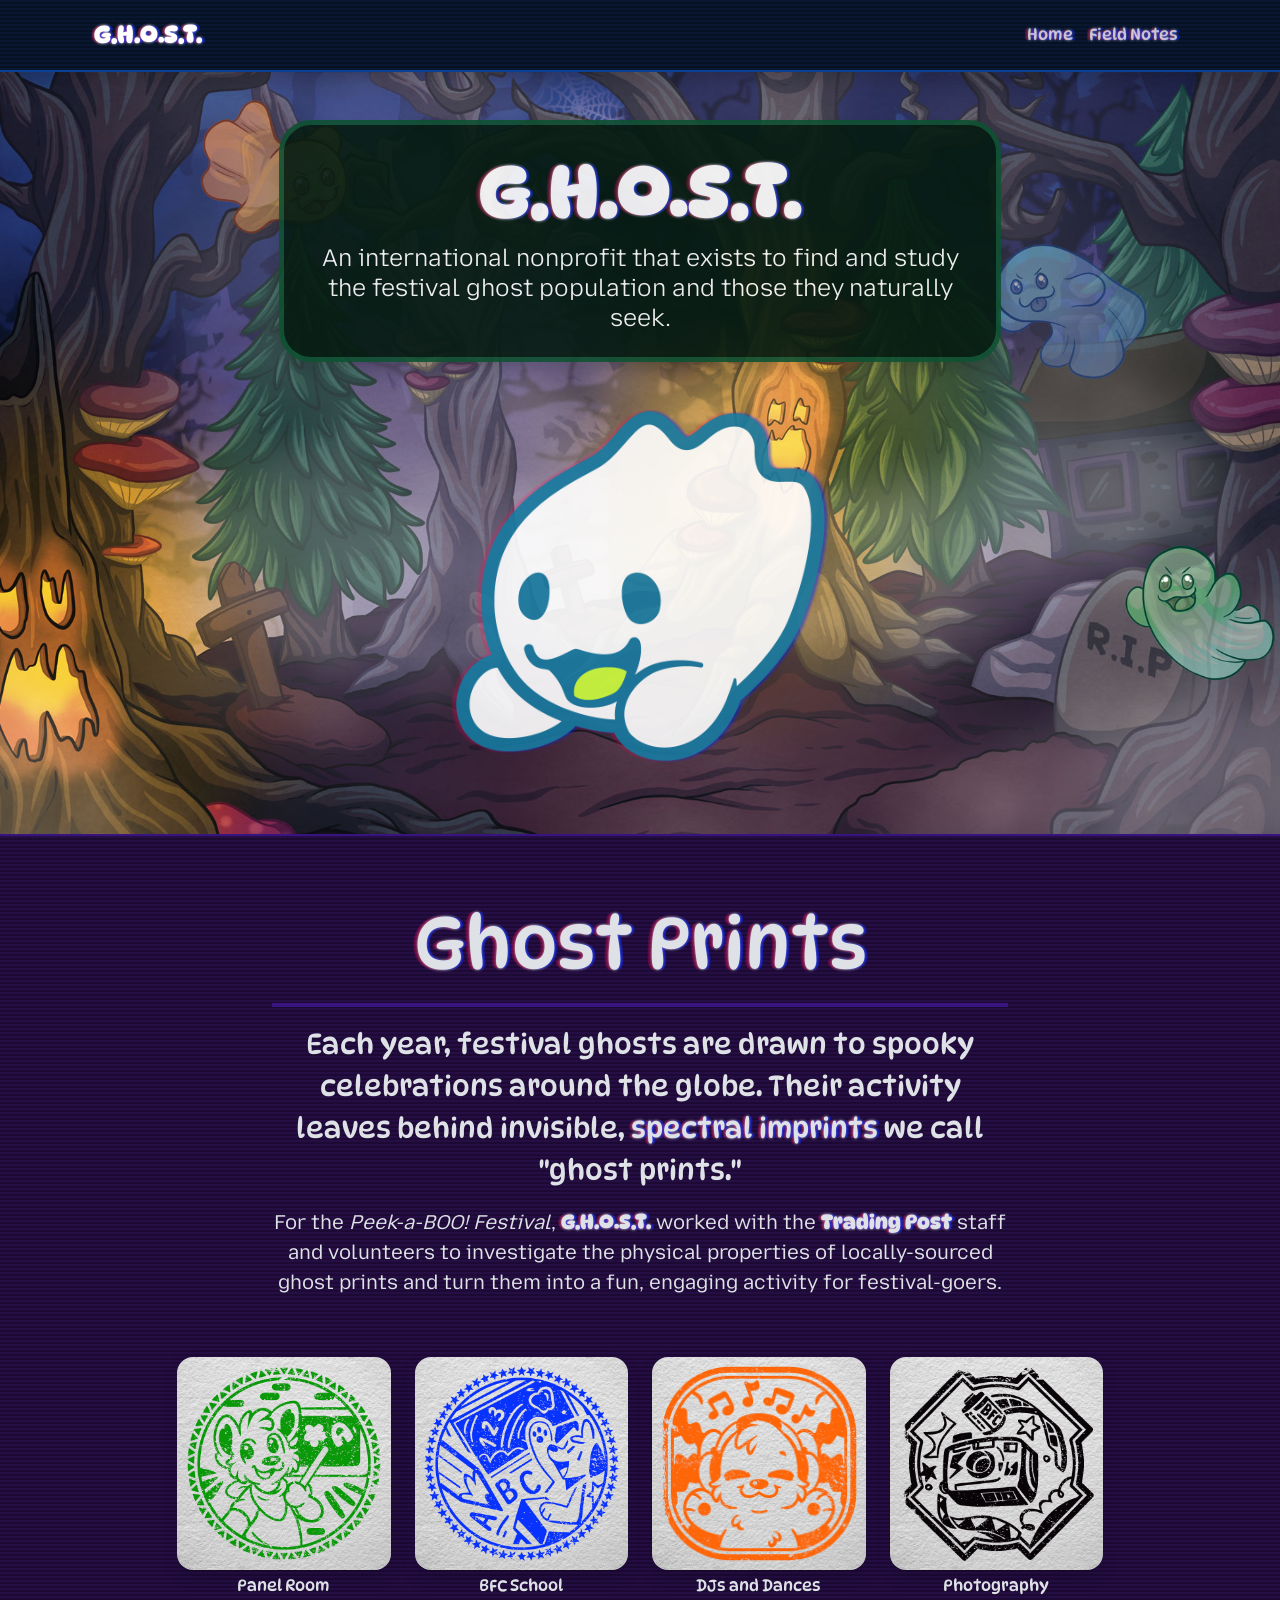
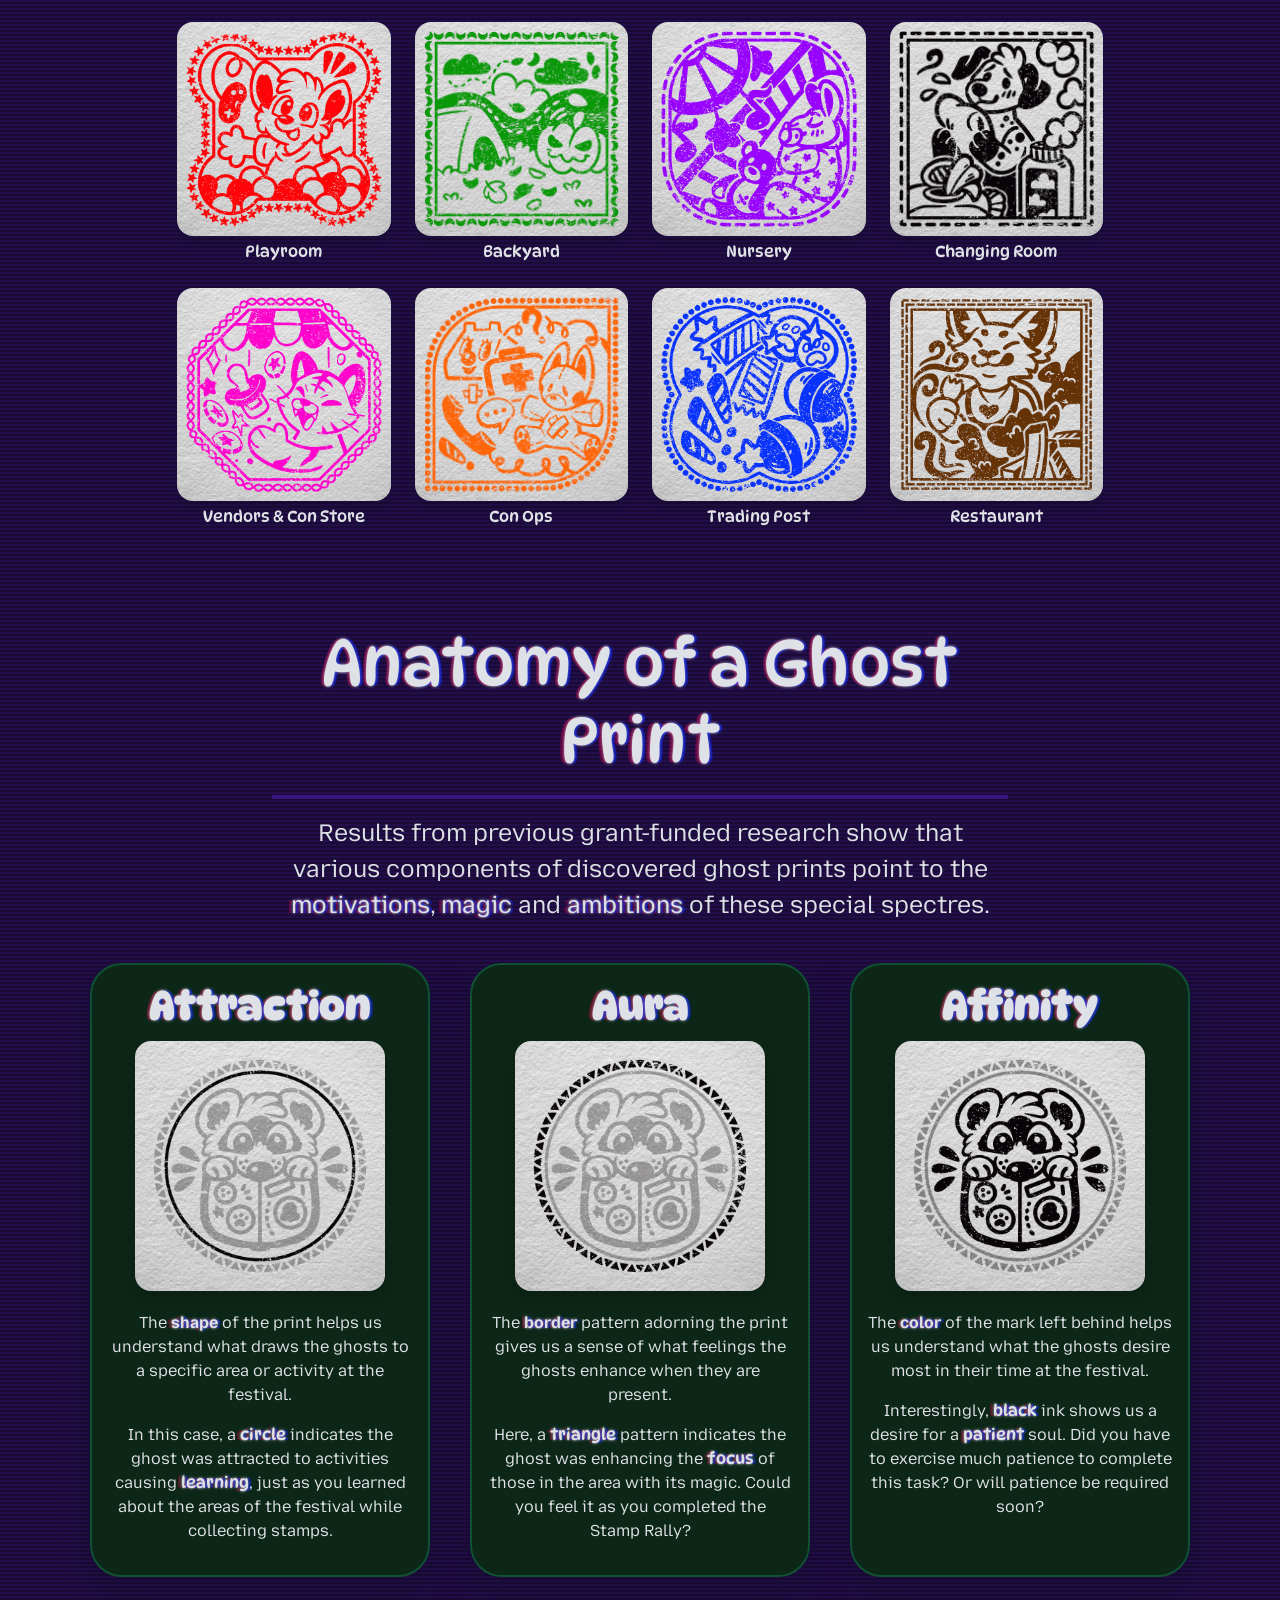
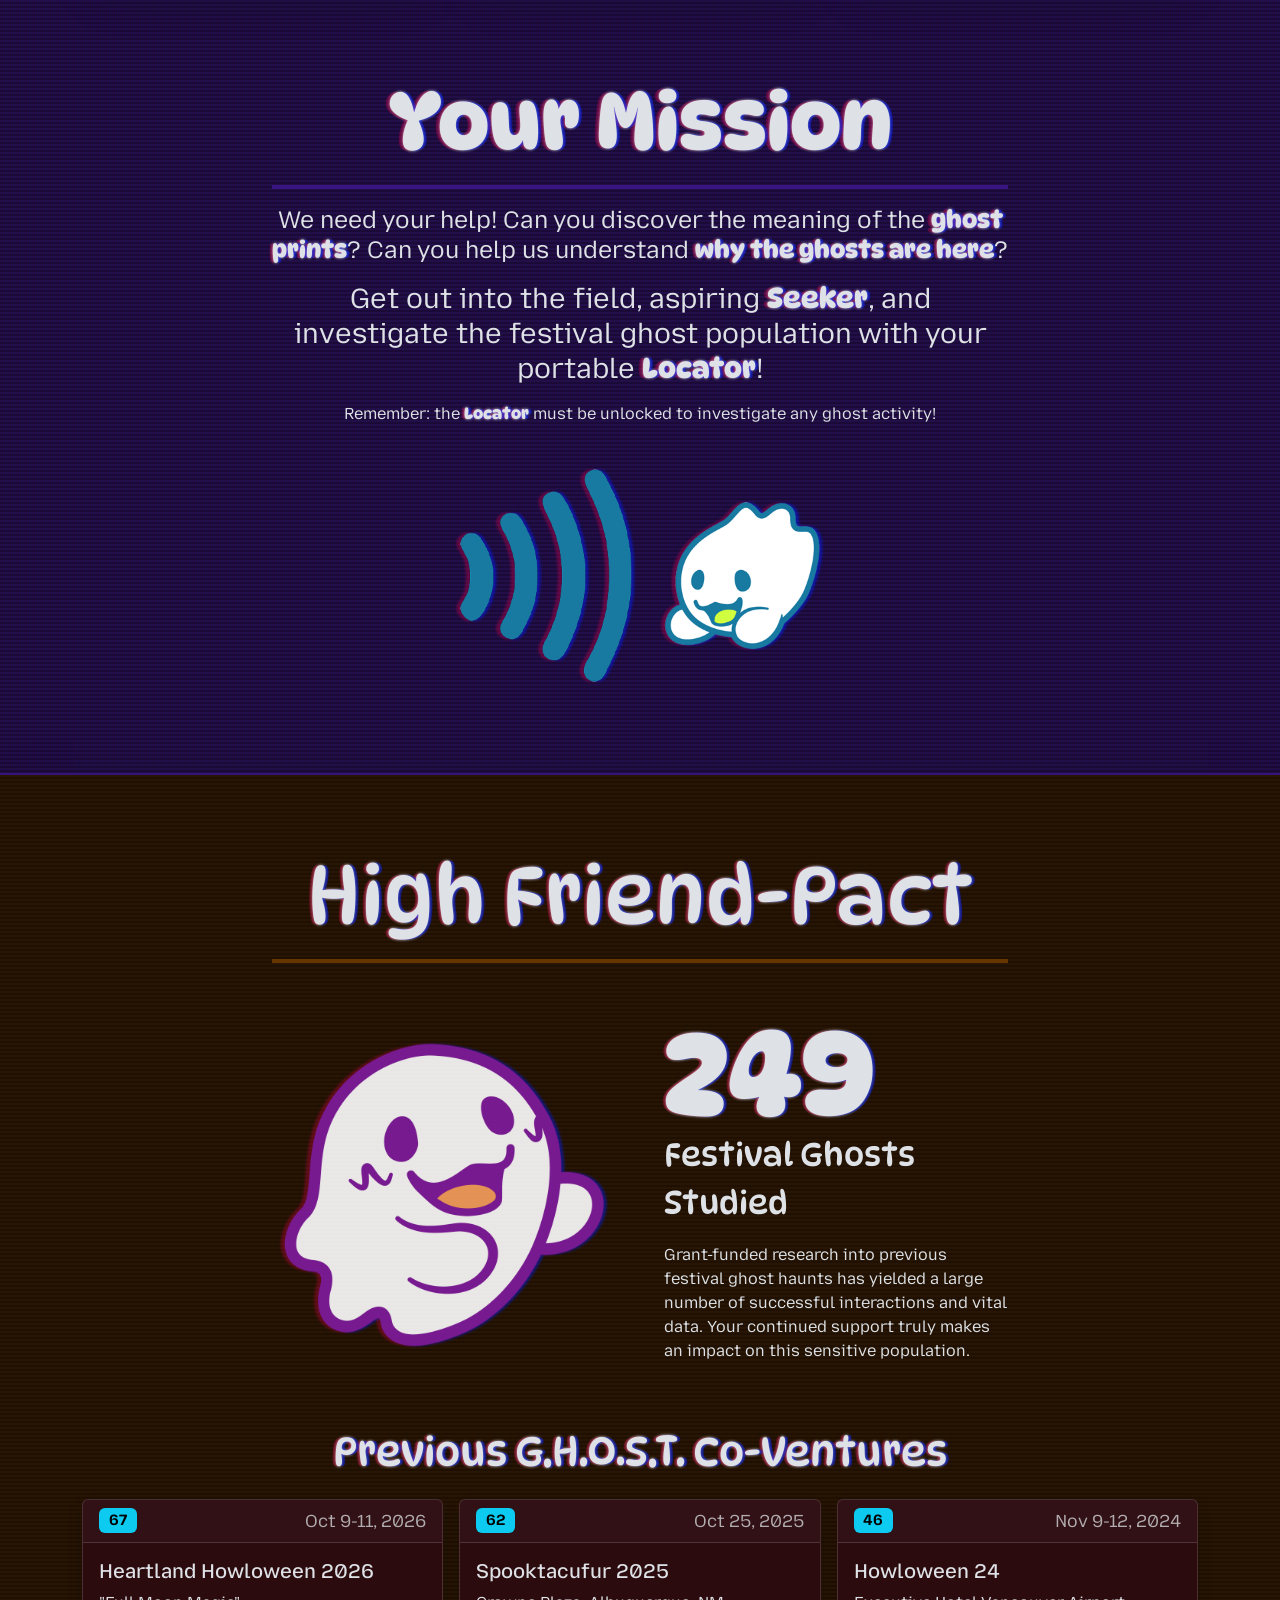
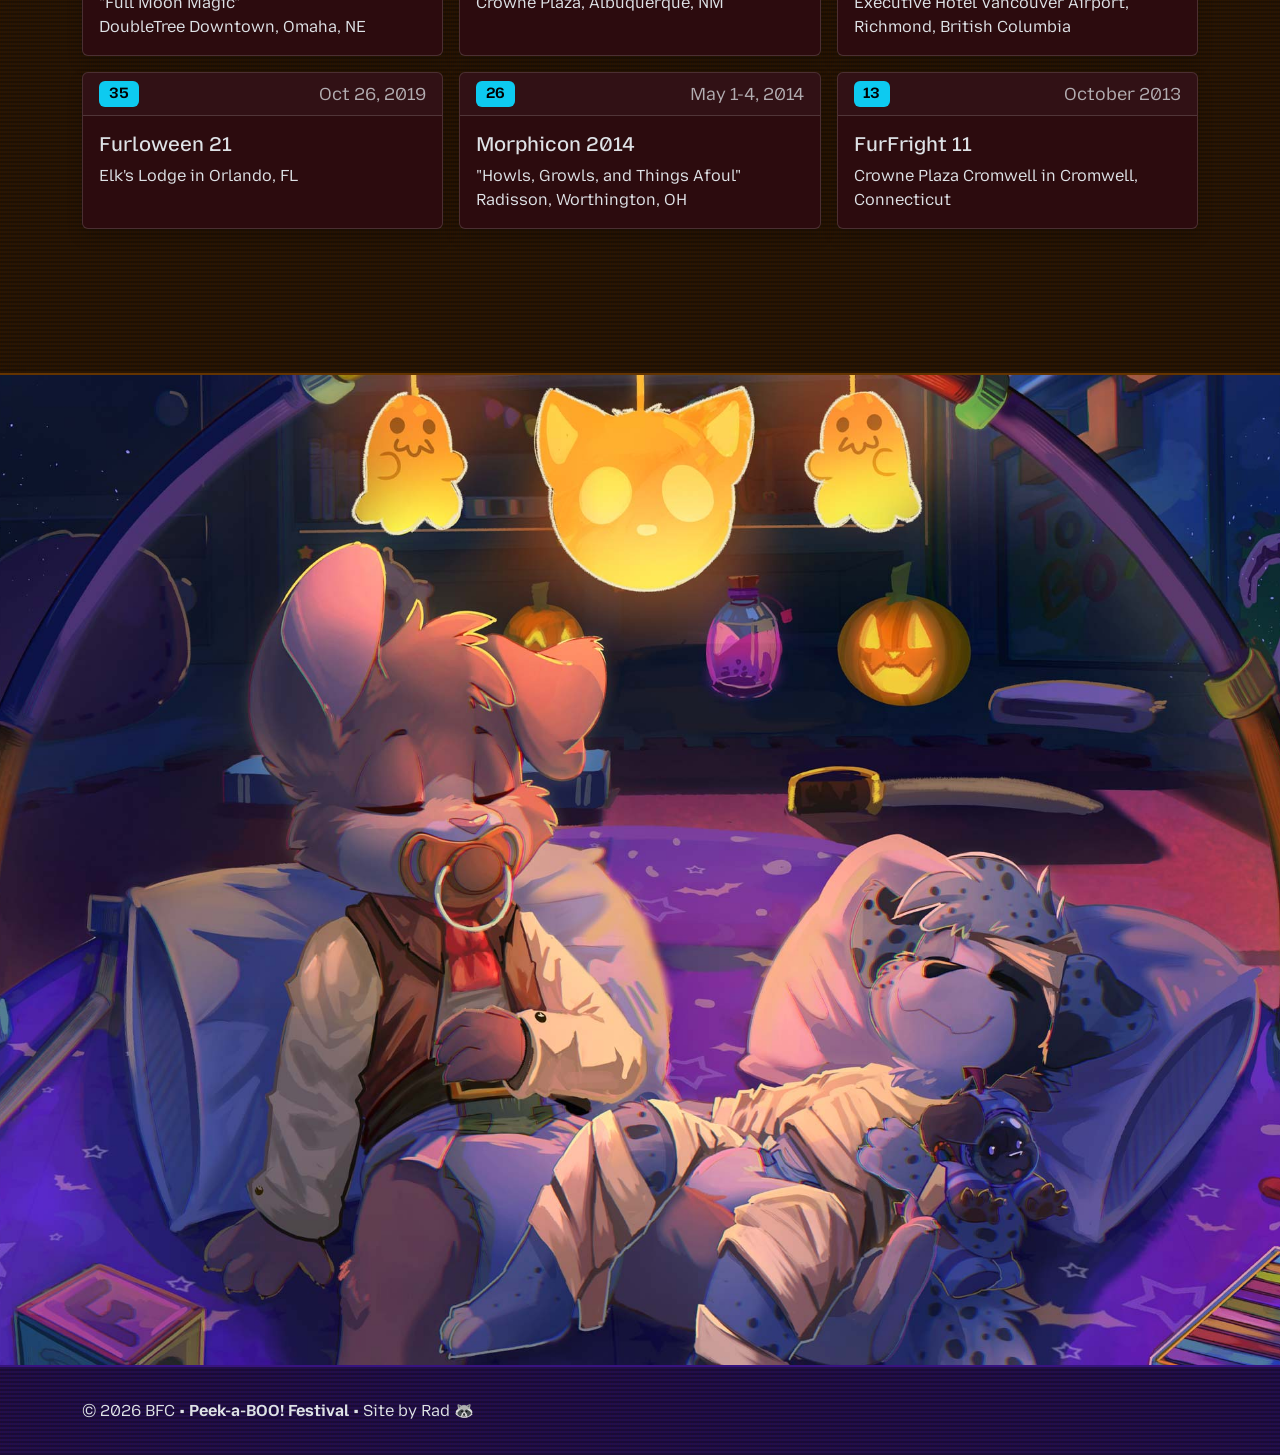
<file: index.htm>
<!DOCTYPE html>
<!--
THERE ARE NO INTENDED HINTS IN CODE
PLEASE PARTICIPATE WITHOUT CHEATING
AND, WOW YOU ARE CUTE! NICE OUTFIT!
-->
<html lang="en" data-bs-theme="dark">

<head>
    <meta charset="utf-8">
    <meta http-equiv="X-UA-Compatible" content="IE=edge">
    <meta name="viewport" content="width=device-width, initial-scale=1, maximum-scale=1">
    <meta name="robots" content="noindex, nofollow">
    <meta property="og:title" content="G.H.O.S.T.">
    <meta property="og:url" content="https://ghost.babyfurcon.com/">
    <meta property="og:image" content="https://ghost.babyfurcon.com/assets/images/ghost1.png">
    <meta property="og:type" content="website">

    <title>G.H.O.S.T.</title>
    <link href="assets/packages/bootstrap.min.css" rel="stylesheet">
    <link href="assets/style.css" rel="stylesheet">
    <link href="assets/images/site-icon.png" rel="icon" sizes="192x192">
    <link href="assets/images/site-icon-apple.png" rel="apple-touch-icon">
    <script src="assets/packages/jquery.min.js"></script>
    <script src="assets/packages/bootstrap.bundle.min.js"></script>
    <script src="assets/common.js"></script>
</head>

<body class="scanlines">
    <a href="#content" class="visually-hidden-focusable">Skip to Main Content</a>

    <header class="py-1 sticky-top shadow scanlines bg-primary-subtle border-bottom border-primary-subtle border-2">
        <div class="container">
            <nav class="navbar navbar-expand-md">
                <div class="container-fluid ghost-font ghost-glow">
                    <a class="navbar-brand fs-4 fw-bold text-wrap" href="#">
                        G.H.O.S.T.
                    </a>
                    <button class="navbar-toggler" type="button" data-bs-toggle="collapse" data-bs-target="#main-nav" aria-controls="main-nav" aria-expanded="false" aria-label="Toggle navigation">
                        <small>Navigation</small>
                    </button>
                    <div class="collapse navbar-collapse justify-content-end" id="main-nav">
                        <ul class="navbar-nav" id="main-nav-list">
                            <li class="nav-item">
                                <a href="#" class="nav-link">Home</a>
                            </li>
                            <li class="nav-item">
                                <a href="notes/" class="nav-link">Field Notes</a>
                            </li>
                            <li class="nav-item d-none" id="secret-guide">
                                <a href="guide/" class="nav-link">Guide</a>
                            </li>
                            <li class="nav-item d-none" id="secret-cards">
                                <a href="cards/" class="nav-link">Postcards</a>
                            </li>
                            <li class="nav-item d-none" id="friendship">
                                <a href="proof/" class="nav-link">Friendship Card</a>
                            </li>
                            <li class="nav-item d-none" id="ceremony">
                                <a href="ceremony/" class="nav-link">Ceremony</a>
                            </li>
                        </ul>
                    </div>
                </div>
            </nav>
        </div>
    </header>
    <section class="mt-0 bg-dark shadow" id="hero">
        <div class="container py-3 py-lg-5 text-center">
            <div class="row mx-sm-3 mx-1 mb-3 mb-lg-4">
                <div class="col-lg-8 mx-auto text-white rounded-5 border shadow p-3 p-md-4 bg-success-subtle border-success-subtle border-5" style="opacity: 0.9;"">
                    <h1 class=" display-2 fw-bold ghost-font ghost-glow">G.H.O.S.T.</h1>
                    <p class="lead fs-4 fs-lg-4 lh-sm mb-0">
                        An international nonprofit that exists to find and study the festival ghost population and those they naturally seek.
                    </p>
                </div>
            </div>
            <div class="row">
                <div class="col-10 col-lg-6 mx-auto boop">
                    <img src="assets/images/ghost1.png" width="400" class="img-fluid rounded rounded-5 scanlines-image sway tapper" id="ghost1">
                </div>
            </div>
        </div>
    </section>
    <section class="pt-3 scanlines theme-purple" style="border-bottom: 2px solid #381480; border-top: 2px solid #381480;">
        <div class="spacer py-2 py-lg-4"></div>
        <div class="container">
            <div class="row mb-3">
                <div class="col-sm-8 mx-auto text-center">
                    <h2 class="display-2 ghost-font ghost-glow">Ghost Prints</h2>
                    <hr class="border border-2 opacity-100 border-purple">
                    <p class="fs-3 ghost-font">
                        Each year, festival ghosts are drawn to spooky celebrations around the globe. Their activity leaves behind invisible, <span class="ghost-glow">spectral imprints</span> we call "ghost prints."
                    </p>
                    <p class="fs-5">
                        For the <i>Peek-a-BOO! Festival</i>, <span class="fw-bold ghost-font ghost-glow">G.H.O.S.T.</span> worked with the <span class="fw-bold ghost-font ghost-glow">Trading Post</span> staff and volunteers to investigate the physical properties of locally-sourced ghost prints and turn them into a fun, engaging activity for festival-goers.
                    </p>
                </div>
            </div>
            <div class="row pb-3 pb-lg-5">
                <div class="col-lg-10 mx-auto">
                    <div class="row row-cols-2 row-cols-sm-3 row-cols-lg-4 mb-5 g-3 g-lg-4 justify-content-center rounded-4 my-1 text-center ghost-font" id="stamps">
                        <div class="col">
                            <img src="assets/stamps/stamp-panels.png" class="img-fluid paper p-2 rounded-4 shadow tapper mb-1" id="stamp-panels">
                            Panel Room
                        </div>
                        <div class="col">
                            <img src="assets/stamps/stamp-school.png" class="img-fluid paper p-2 rounded-4 shadow tapper mb-1" id="stamp-school">
                            BFC School
                        </div>
                        <div class="col">
                            <img src="assets/stamps/stamp-dance.png" class="img-fluid paper p-2 rounded-4 shadow tapper mb-1" id="stamp-dance">
                            DJs and Dances
                        </div>
                        <div class="col">
                            <img src="assets/stamps/stamp-photography.png" class="img-fluid paper p-2 rounded-4 shadow tapper mb-1" id="stamp-photo">
                            Photography
                        </div>
                        <div class="col">
                            <img src="assets/stamps/stamp-playrooms.png" class="img-fluid paper p-2 rounded-4 shadow tapper mb-1" id="stamp-playroom">
                            Playroom
                        </div>
                        <div class="col">
                            <img src="assets/stamps/stamp-backyard.png" class="img-fluid paper p-2 rounded-4 shadow tapper mb-1" id="stamp-backyard">
                            Backyard
                        </div>
                        <div class="col">
                            <img src="assets/stamps/stamp-nursery.png" class="img-fluid paper p-2 rounded-4 shadow tapper mb-1" id="stamp-nursery">
                            Nursery
                        </div>
                        <div class="col">
                            <img src="assets/stamps/stamp-changing.png" class="img-fluid paper p-2 rounded-4 shadow tapper mb-1" id="stamp-changing">
                            Changing Room
                        </div>
                        <div class="col">
                            <img src="assets/stamps/stamp-vendors.png" class="img-fluid paper p-2 rounded-4 shadow tapper mb-1" id="stamp-vendors">
                            Vendors &amp; Con Store
                        </div>
                        <div class="col">
                            <img src="assets/stamps/stamp-conops.png" class="img-fluid paper p-2 rounded-4 shadow tapper mb-1" id="stamp-ops">
                            Con Ops
                        </div>
                        <div class="col">
                            <img src="assets/stamps/stamp-trading.png" class="img-fluid paper p-2 rounded-4 shadow tapper mb-1" id="stamp-tp">
                            Trading Post
                        </div>
                        <div class="col">
                            <img src="assets/stamps/stamp-restaurant.png" class="img-fluid paper p-2 rounded-4 shadow tapper mb-1" id="stamp-food">
                            Restaurant
                        </div>
                    </div>
                </div>
            </div>
            <div class="row mb-4">
                <div class="col-10 col-sm-8 mx-auto text-center">
                    <h2 class="display-3 ghost-font ghost-glow">Anatomy of a Ghost Print</h2>
                    <hr class="border border-2 opacity-100 border-purple">
                    <p class="fs-4">
                        Results from previous grant-funded research show that various components of discovered ghost prints point to the <span class="ghost-glow">motivations</span>, <span class="ghost-glow">magic</span> and <span class="ghost-glow">ambitions</span> of these special spectres.
                    </p>
                </div>
            </div>
            <div class="row row-cols-1 row-cols-sm-2 row-cols-lg-3 text-center g-4 mb-5 pb-3 pb-lg-5 justify-content-center">
                <div class="col">
                    <div class="card shadow-lg rounded-5 mx-4 mx-sm-2 theme-green h-100 border-2 border-success-subtle">
                        <div class="card-body">
                            <h3 class="fw-bold ghost-font ghost-glow fs-1">Attraction</h3>
                            <p>
                                <img src="assets/stamps/anatomy-shape.png" class="img-fluid rounded-4 shadow p-3 my-1 paper" width="250">
                            </p>
                            <p>
                                The <b class="ghost-glow">shape</b> of the print helps us understand what draws the ghosts to a specific area or activity at the festival.
                            </p>
                            <p>
                                In this case, a <b class="ghost-font ghost-glow">circle</b> indicates the ghost was attracted to activities causing <b class="ghost-font ghost-glow">learning</b>, just as you learned about the areas of the festival while collecting stamps.
                            </p>
                        </div>
                    </div>
                </div>
                <div class="col">
                    <div class="card shadow-lg rounded-5 mx-4 mx-sm-2 theme-green h-100 border-2 border-success-subtle">
                        <div class="card-body">
                            <h3 class="fw-bold ghost-font ghost-glow fs-1">Aura</h3>
                            <p>
                                <img src="assets/stamps/anatomy-border.png" class="img-fluid rounded-4 shadow p-3 my-1 paper" width="250">
                            </p>
                            <p>
                                The <b class="ghost-glow">border</b> pattern adorning the print gives us a sense of what feelings the ghosts enhance when they are present.
                            </p>
                            <p>
                                Here, a <b class="ghost-font ghost-glow">triangle</b> pattern indicates the ghost was enhancing the <b class="ghost-font ghost-glow">focus</b> of those in the area with its magic. Could you feel it as you completed the Stamp Rally?
                            </p>
                        </div>
                    </div>
                </div>
                <div class="col">
                    <div class="card shadow-lg rounded-5 mx-4 mx-sm-2 theme-green h-100 border-2 border-success-subtle">
                        <div class="card-body">
                            <h3 class="fw-bold ghost-font ghost-glow fs-1">Affinity</h3>
                            <p>
                                <img src="assets/stamps/anatomy-color.png" class="img-fluid rounded-4 shadow p-3 my-1 paper" width="250">
                            </p>
                            <p>
                                The <b class="ghost-glow">color</b> of the mark left behind helps us understand what the ghosts desire most in their time at the festival.
                            </p>
                            <p>
                                Interestingly, <b class="ghost-font ghost-glow">black</b> ink shows us a desire for a <b class="ghost-font ghost-glow">patient</b> soul. Did you have to exercise much patience to complete this task? Or will patience be required soon?
                            </p>
                        </div>
                    </div>
                </div>
            </div>
            <div class="row justify-content-center">
                <div class="col-11 col-sm-8 text-center">
                    <h2 class="display-1 fw-semibold ghost-font ghost-glow">Your Mission</h2>
                    <hr class="border border-2 opacity-100 border-purple">
                    <p class="fs-4 lh-sm">
                        We need your help! Can you discover the meaning of the <span class="ghost-font ghost-glow fw-semibold">ghost prints</span>? Can you help us understand <span class="ghost-font ghost-glow fw-semibold">why the ghosts are here</span>?
                    </p>
                    <p class="fs-3 lh-sm">
                        Get out into the field, aspiring <b class="ghost-font ghost-glow fw-semibold">Seeker</b>, and investigate the festival ghost population with your portable <b class="ghost-font ghost-glow fw-semibold">Locator</b>!
                    </p>
                    <p>
                        Remember: the <b class="ghost-font ghost-glow fw-semibold">Locator</b> must be unlocked to investigate any ghost activity!
                    </p>
                </div>
            </div>
            <p class="text-center pb-5">
                <img src="assets/images/nfc.png" class="img-fluid scanlines-image" width="400" style="cursor: pointer;" id="nfc">
            </p>
        </div>
    </section>
    <section class="shadow-lg scanlines theme-orange" style="border-bottom: 2px solid #663500;">
        <div class="container">
            <div class="spacer pt-4 pb-5"></div>
            <div class="row">
                <div class="col-sm-8 mx-auto">
                    <h2 class="display-1 text-center ghost-font ghost-glow" id="charity">High Friend-Pact</h2>
                    <hr class="border border-2 opacity-100 border-orange mb-5">
                </div>
            </div>
            <div class="row">
                <div class="col-md-8 mx-auto">
                    <div class="row g-3 g-lg-5 mb-5 align-items-lg-center justify-content-center">
                        <div class="col-lg-6 text-lg-end text-center">
                            <img src="assets/images/ghost2.png" class="img-fluid scanlines-image tapper sway" id="resetGhost" width="350">
                        </div>
                        <div class="col-lg-6 text-lg-start text-center">
                            <div class="fw-bold ghost-font ghost-glow lh-1" style="font-size: 750%">249</div>
                            <p class="fs-2 ghost-font">
                                Festival Ghosts Studied
                            </p>
                            <p>
                                Grant-funded research into previous festival ghost haunts has yielded a large number of successful interactions and vital data. Your continued support truly makes an impact on this sensitive population.
                            </p>
                        </div>
                    </div>
                </div>
            </div>

            <h3 class="h1 mb-4 text-center ghost-font ghost-glow">Previous G.H.O.S.T. Co-Ventures</h3>
            <div class="row row-cols-1 row-cols-md-2 row-cols-lg-3 g-3 mb-3 mb-lg-5 justify-content-center">
                <div class="col">
                    <div class="card bg-danger-subtle shadow h-100">
                        <div class="card-header d-flex justify-content-between align-items-center fs-5">
                            <small class="badge text-bg-info">67</small>
                            <small class="text-body-secondary">Oct 9-11, 2026</small>
                        </div>
                        <div class="card-body">
                            <h4 class="card-title fs-5">Heartland Howloween 2026</h4>
                            <p class="card-text">
                                "Full Moon Magic"<br>
                                DoubleTree Downtown, Omaha, NE
                            </p>
                        </div>
                    </div>
                </div>
                <div class="col">
                    <div class="card bg-danger-subtle shadow h-100">
                        <div class="card-header d-flex justify-content-between align-items-center fs-5">
                            <small class="badge text-bg-info">62</small>
                            <small class="text-body-secondary">Oct 25, 2025</small>
                        </div>
                        <div class="card-body">
                            <h4 class="card-title fs-5">Spooktacufur 2025</h4>
                            <p class="card-text">
                                Crowne Plaza, Albuquerque, NM
                            </p>
                        </div>
                    </div>
                </div>
                <div class="col">
                    <div class="card bg-danger-subtle shadow h-100">
                        <div class="card-header d-flex justify-content-between align-items-center fs-5">
                            <small class="badge text-bg-info">46</small>
                            <small class="text-body-secondary">Nov 9-12, 2024</small>
                        </div>
                        <div class="card-body">
                            <h4 class="card-title fs-5">Howloween 24</h4>
                            <p class="card-text">
                                Executive Hotel Vancouver Airport, Richmond, British Columbia
                            </p>
                        </div>
                    </div>
                </div>
                <div class="col">
                    <div class="card bg-danger-subtle shadow h-100">
                        <div class="card-header d-flex justify-content-between align-items-center fs-5">
                            <small class="badge text-bg-info">35</small>
                            <small class="text-body-secondary">Oct 26, 2019</small>
                        </div>
                        <div class="card-body">
                            <h4 class="card-title fs-5">Furloween 21</h4>
                            <p class="card-text">
                                Elk's Lodge in Orlando, FL
                            </p>
                        </div>
                    </div>
                </div>
                <div class="col">
                    <div class="card bg-danger-subtle shadow h-100">
                        <div class="card-header d-flex justify-content-between align-items-center fs-5">
                            <small class="badge text-bg-info">26</small>
                            <small class="text-body-secondary">May 1-4, 2014</small>
                        </div>
                        <div class="card-body">
                            <h4 class="card-title fs-5">Morphicon 2014</h4>
                            <p class="card-text">
                                "Howls, Growls, and Things Afoul"<br>
                                Radisson, Worthington, OH
                            </p>
                        </div>
                    </div>
                </div>
                <div class="col">
                    <div class="card bg-danger-subtle shadow h-100">
                        <div class="card-header d-flex justify-content-between align-items-center fs-5">
                            <small class="badge text-bg-info">13</small>
                            <small class="text-body-secondary">October 2013</small>
                        </div>
                        <div class="card-body">
                            <h4 class="card-title fs-5">FurFright 11</h4>
                            <p class="card-text">
                                Crowne Plaza Cromwell in Cromwell, Connecticut
                            </p>
                        </div>
                    </div>
                </div>
            </div>
            <div class="spacer py-5"></div>
        </div>
    </section>
    <div id="guideModal" class="modal fade" tabindex="-1">
        <div class="modal-dialog modal-dialog-centered modal-md">
            <div class="modal-content">
                <div class="modal-header">
                    <div class="modal-title">Code Entered: <b>Unlock Ghost Guide</b></div>
                    <button type="button" class="btn-close" data-bs-dismiss="modal" aria-label="Close"></button>
                </div>
                <div class="modal-body">
                    <div class="ghost-font text-center text-sm-start">
                        <p class="fs-2 ghost-glow text-center">
                            Whoa, secret codes!
                        </p>
                        <p class="fs-5">
                            If you're having any trouble reaching or interacting with my friends on the signs, click the button below to go to a <b>Ghost Guide</b> that lets you access all my friends long-distance!
                        </p>
                        <p class="fs-5">
                            Once enabled, you'll find the Guide in the navigation above. Happy exploring <b>Seeker</b>!
                        </p>
                    </div>
                    <p class="text-center">
                        <button id="enableGuideButton" class="btn btn-lg btn-primary shadow">Enable Guide</button>
                    </p>
                </div>
            </div>
        </div>
    </div>
    <div id="cardsModal" class="modal fade" tabindex="-1">
        <div class="modal-dialog modal-dialog-centered modal-md">
            <div class="modal-content">
                <div class="modal-header">
                    <div class="modal-title">Code Entered: <b>Unlock Art Postcards</b></div>
                    <button type="button" class="btn-close" data-bs-dismiss="modal" aria-label="Close"></button>
                </div>
                <div class="modal-body">
                    <div class="ghost-font text-center text-sm-start">
                        <p class="fs-2 ghost-glow text-center">
                            Whoa, secret codes!
                        </p>
                        <p class="fs-5">
                            If you want to take a digital peak at all of our Art Postcards, click below! Each can be flipped and sorted.
                        </p>
                        <p class="fs-5">
                            Once enabled, you'll find the Cards in the navigation above. Happy deciphering <b>Seeker</b>!
                        </p>
                    </div>
                    <p class="text-center">
                        <button id="enableCardsButton" class="btn btn-lg btn-primary shadow">Enable Art Postcards</button>
                    </p>
                </div>
            </div>
        </div>
    </div>
    <div id="paperGhostModal" class="modal fade" tabindex="-1">
        <div class="modal-dialog modal-dialog-centered modal-md">
            <div class="modal-content">
                <div class="modal-header">
                    <button type="button" class="btn-close" data-bs-dismiss="modal" aria-label="Close"></button>
                </div>
                <div class="modal-body">
                    <div class="ghost-font text-center">
                        <img src="assets/images/ghost1.png" class="img-fluid scanlines-image sway" width="200">
                        <p class="fs-5 bold-colors">
                            Good job <b class="ghost-glow">Seeker</b>, you solved my riddle! I feel more confident about someone like you investigating my friends.
                        </p>
                        <p class="fs-5 bold-colors">
                            But there's one more test I have for you, to make sure you <b class="ghost-glow">truly know us</b>. Are you ready?
                        </p>
                    </div>
                    <p class="text-center">
                        <a href="encounter/" class="btn btn-lg btn-outline-primary border-primary text-light shadow">Ready</a>
                    </p>
                </div>
            </div>
        </div>
    </div>
    <div id="localStorageModal" class="modal fade" tabindex="-1">
        <div class="modal-dialog modal-dialog-centered modal-md">
            <div class="modal-content">
                <div class="modal-header">
                    <div class="modal-title">Code Entered: <b>Clear Locator Data</b></div>
                    <button type="button" class="btn-close" data-bs-dismiss="modal" aria-label="Close"></button>
                </div>
                <div class="modal-body">
                    <div class="ghost-font text-center text-sm-start">
                        <p class="fs-2 ghost-glow text-center">
                            Whoa, secret codes!
                        </p>
                        <p class="fs-5">
                            Sometimes we all need to start over. If you click the button below, all data related to this website will be wiped from your device.
                        </p>
                    </div>
                    <p class="text-center">
                        <button id="wipeLocalStorage" class="btn btn-lg btn-danger shadow">Clear Locator Data</button>
                    </p>
                </div>
            </div>
        </div>
    </div>
    <section class="bg-dark shadow" id="footer"></section>
    <footer class="site-footer scanlines py-4 theme-purple border-top border-purple border-2">
        <div class="container">
            <p class="my-2">
                &copy; 2026 BFC &bull; <b>Peek-a-BOO! Festival</b> &bull; Site by Rad 🦝
            </p>
        </div>
    </footer>
    <script>
        $(function () {
            var taps = 0;
            $("#ghost1").on("click", function () {
                taps++;
                if (taps >= 10) {
                    const modal = new bootstrap.Modal("#paperGhostModal");
                    modal.show();
                }
            });

            $(".boop").on("click", function () {
                $(this).addClass("booped");
            });

            const stampCodes = {
                "guide": ["stamp-tp", "stamp-ops", "stamp-vendors", "stamp-food"],
                "cards": ["stamp-vendors", "stamp-tp", "stamp-vendors", "stamp-tp"],
                "clearStorage": ["stamp-changing", "stamp-changing", "stamp-changing", "stamp-changing", "stamp-changing"]
            }

            var currentStampCode = [];
            $(".tapper").on("click", function () {
                currentStampCode.push($(this).prop('id'));
                var isValid = isValidCode(currentStampCode, stampCodes);

                if (!isValid) {
                    console.log("Invalid code: " + currentStampCode)
                    currentStampCode = [];
                    return;
                }

                var exactCode = isExactCode(currentStampCode, stampCodes);
                if (!exactCode) return;

                switch (exactCode) {
                    case "guide":
                        const guideModal = new bootstrap.Modal("#guideModal");
                        guideModal.show();
                        currentStampCode = [];
                        return;
                    case "cards":
                        const cardsModal = new bootstrap.Modal("#cardsModal");
                        cardsModal.show();
                        currentStampCode = [];
                        return;
                    case "clearStorage":
                        const localStorageModal = new bootstrap.Modal("#localStorageModal");
                        localStorageModal.show();
                        currentStampCode = [];
                        return;
                }
            });

            $('#nfc').on("click", function () {
                const guideModal = new bootstrap.Modal("#guideModal");
                guideModal.show();
            })

            $("#enableGuideButton").on("click", function () {
                localStorage.setItem("guideEnabled", true);
                window.location.href = 'guide/';
            });
            $("#enableCardsButton").on("click", function () {
                localStorage.setItem("cardsEnabled", true);
                window.location.href = 'cards/';
            });
            $("#wipeLocalStorage").on("click", function () {
                localStorage.clear();
                location.reload();
            });
        })

        function isValidCode(current, validCodes) {
            return Object.values(validCodes).some(code =>
                current.length <= code.length
                && current.every((val, i) => val === code[i])
            );
        };

        function isExactCode(current, validCodes) {
            var exactCode = Object.entries(validCodes)
                .find(([key, code]) => current.length === code.length
                    && current.every((val, i) => val === code[i]));
            return exactCode ? exactCode[0] : false;
        };
    </script>
</body>

</html>
</file>
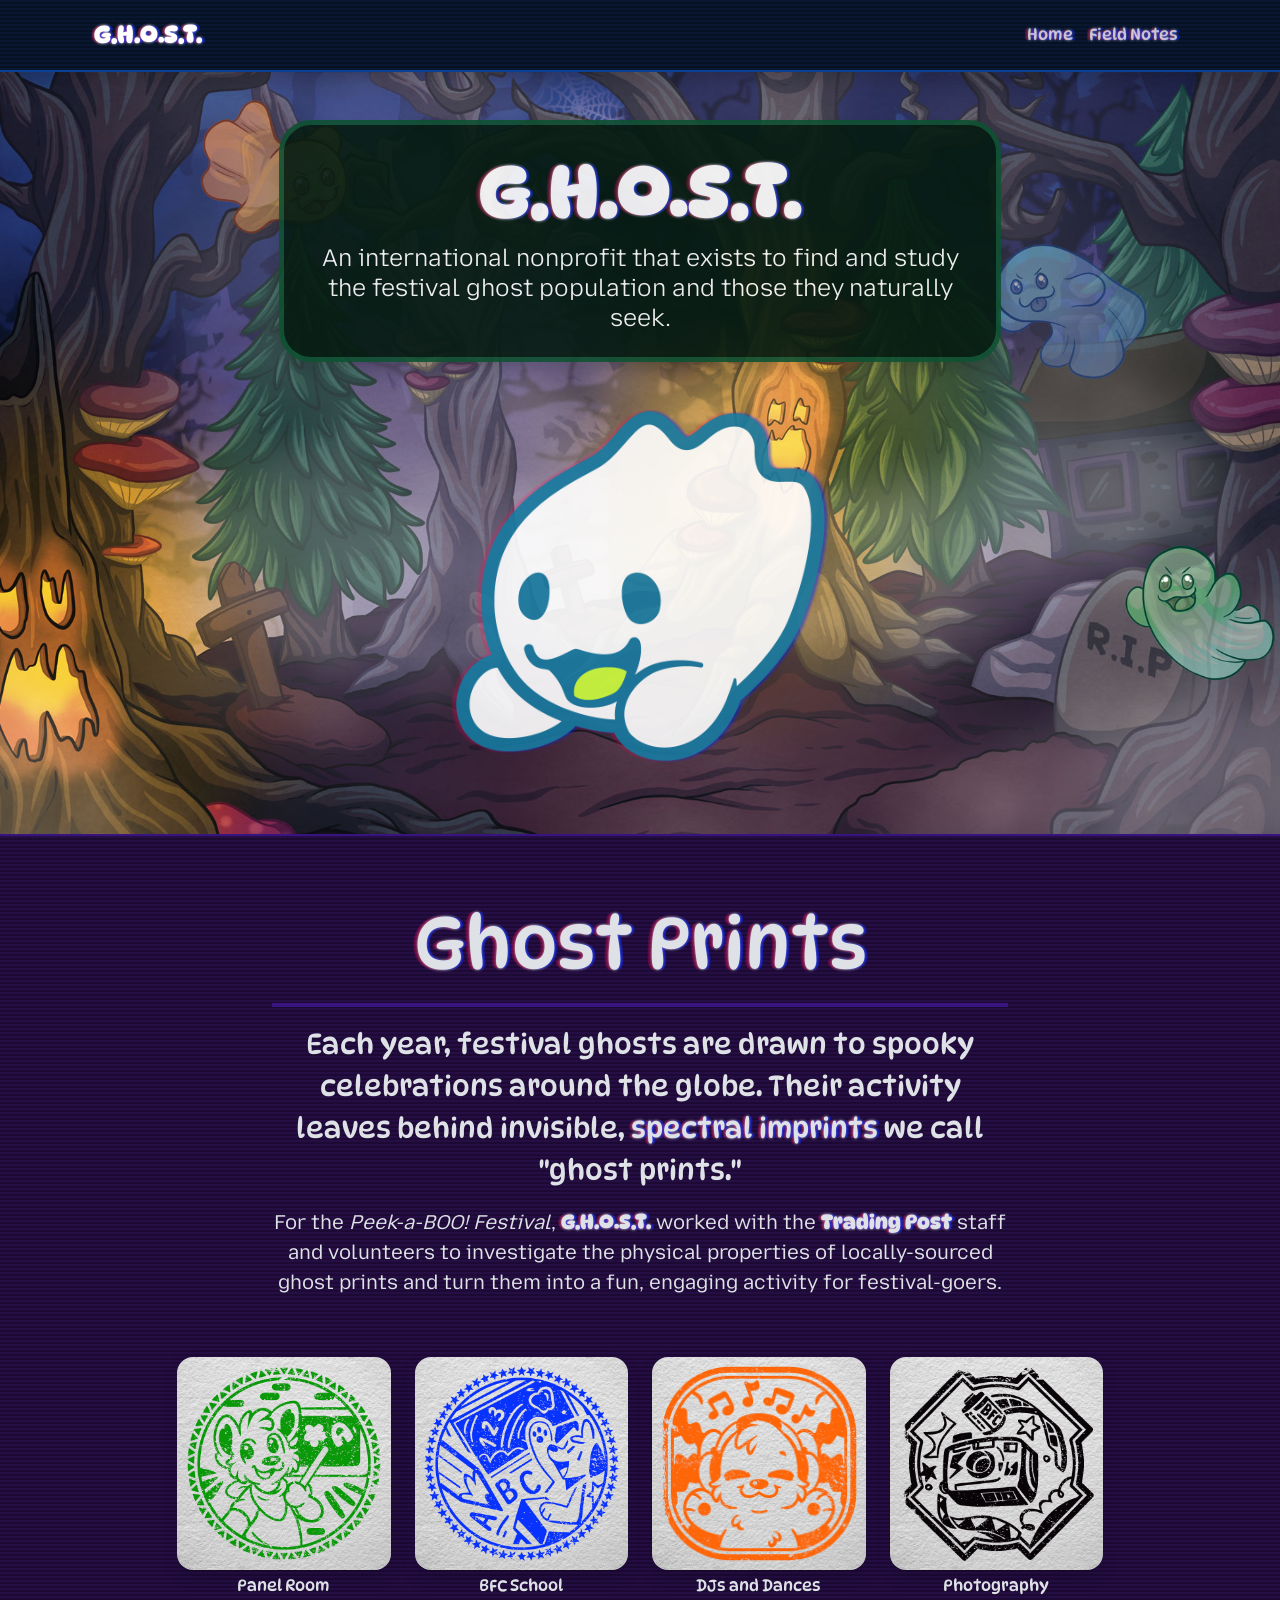
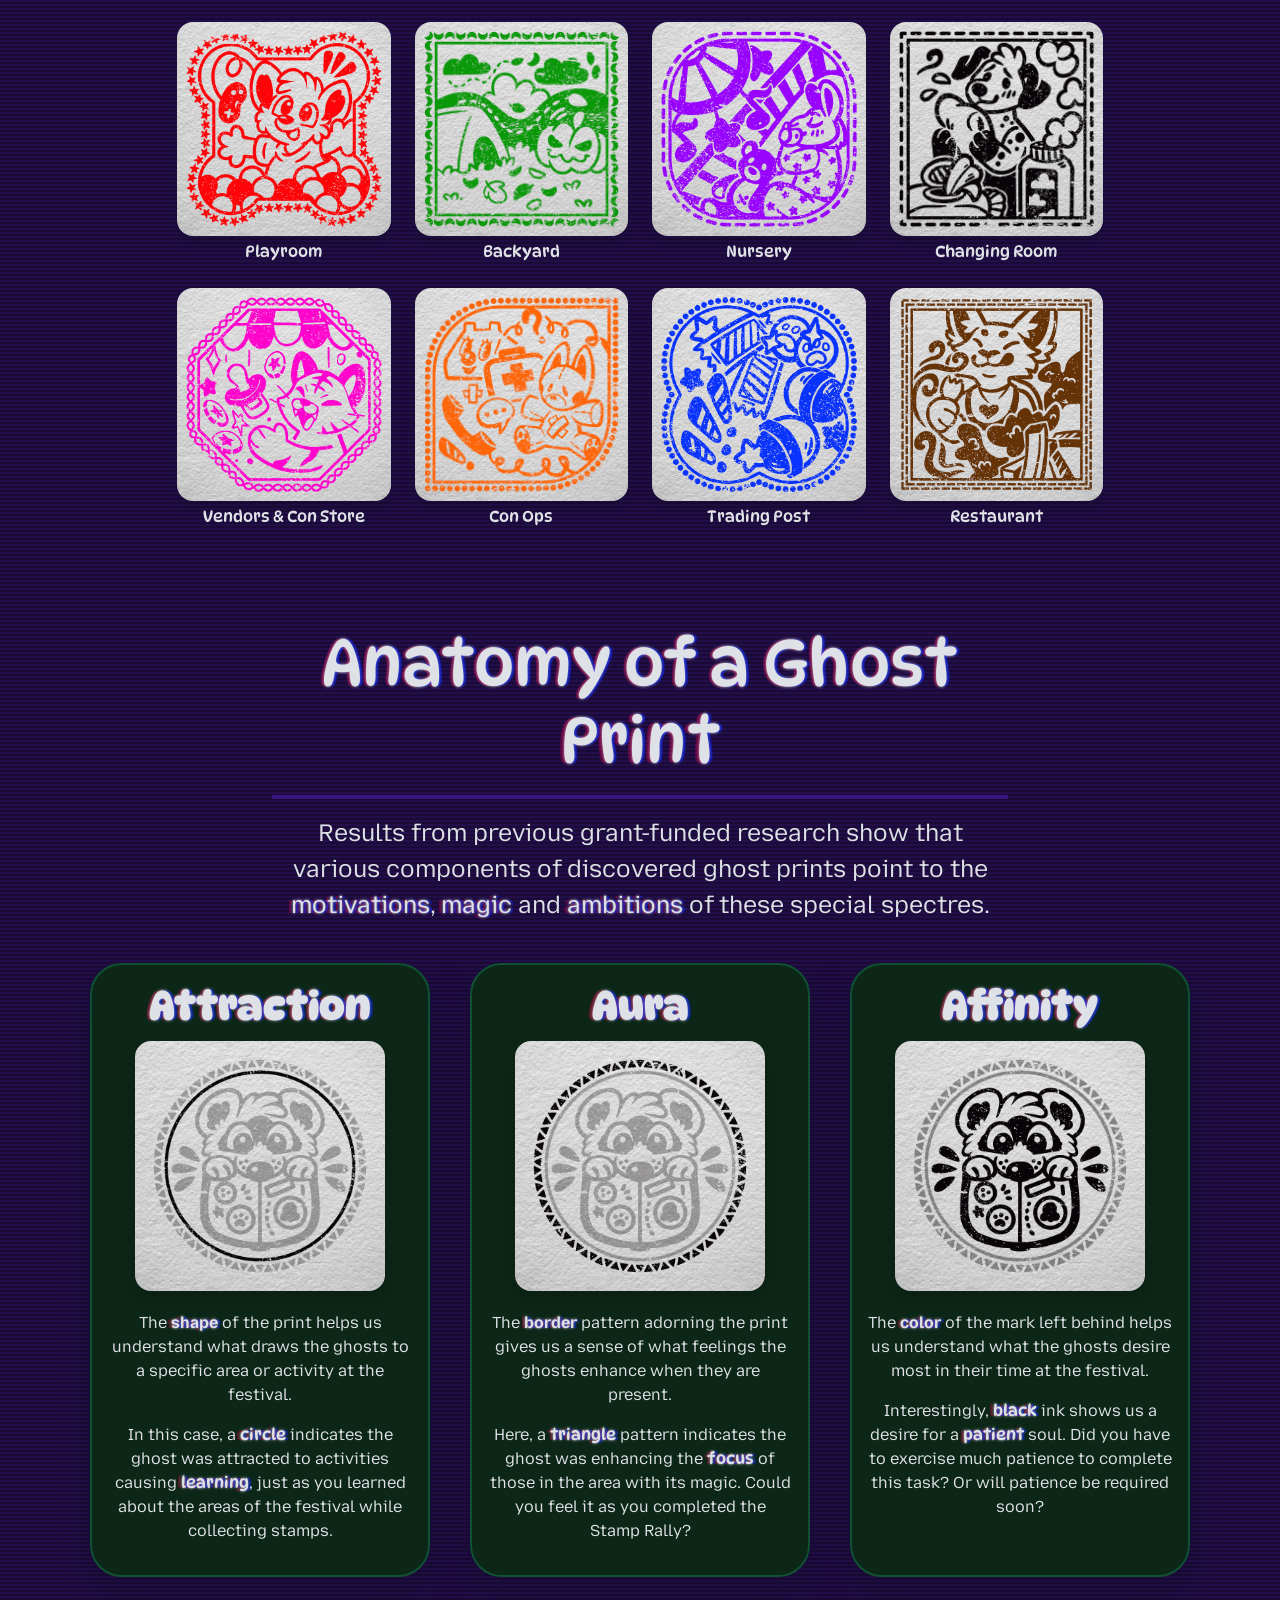
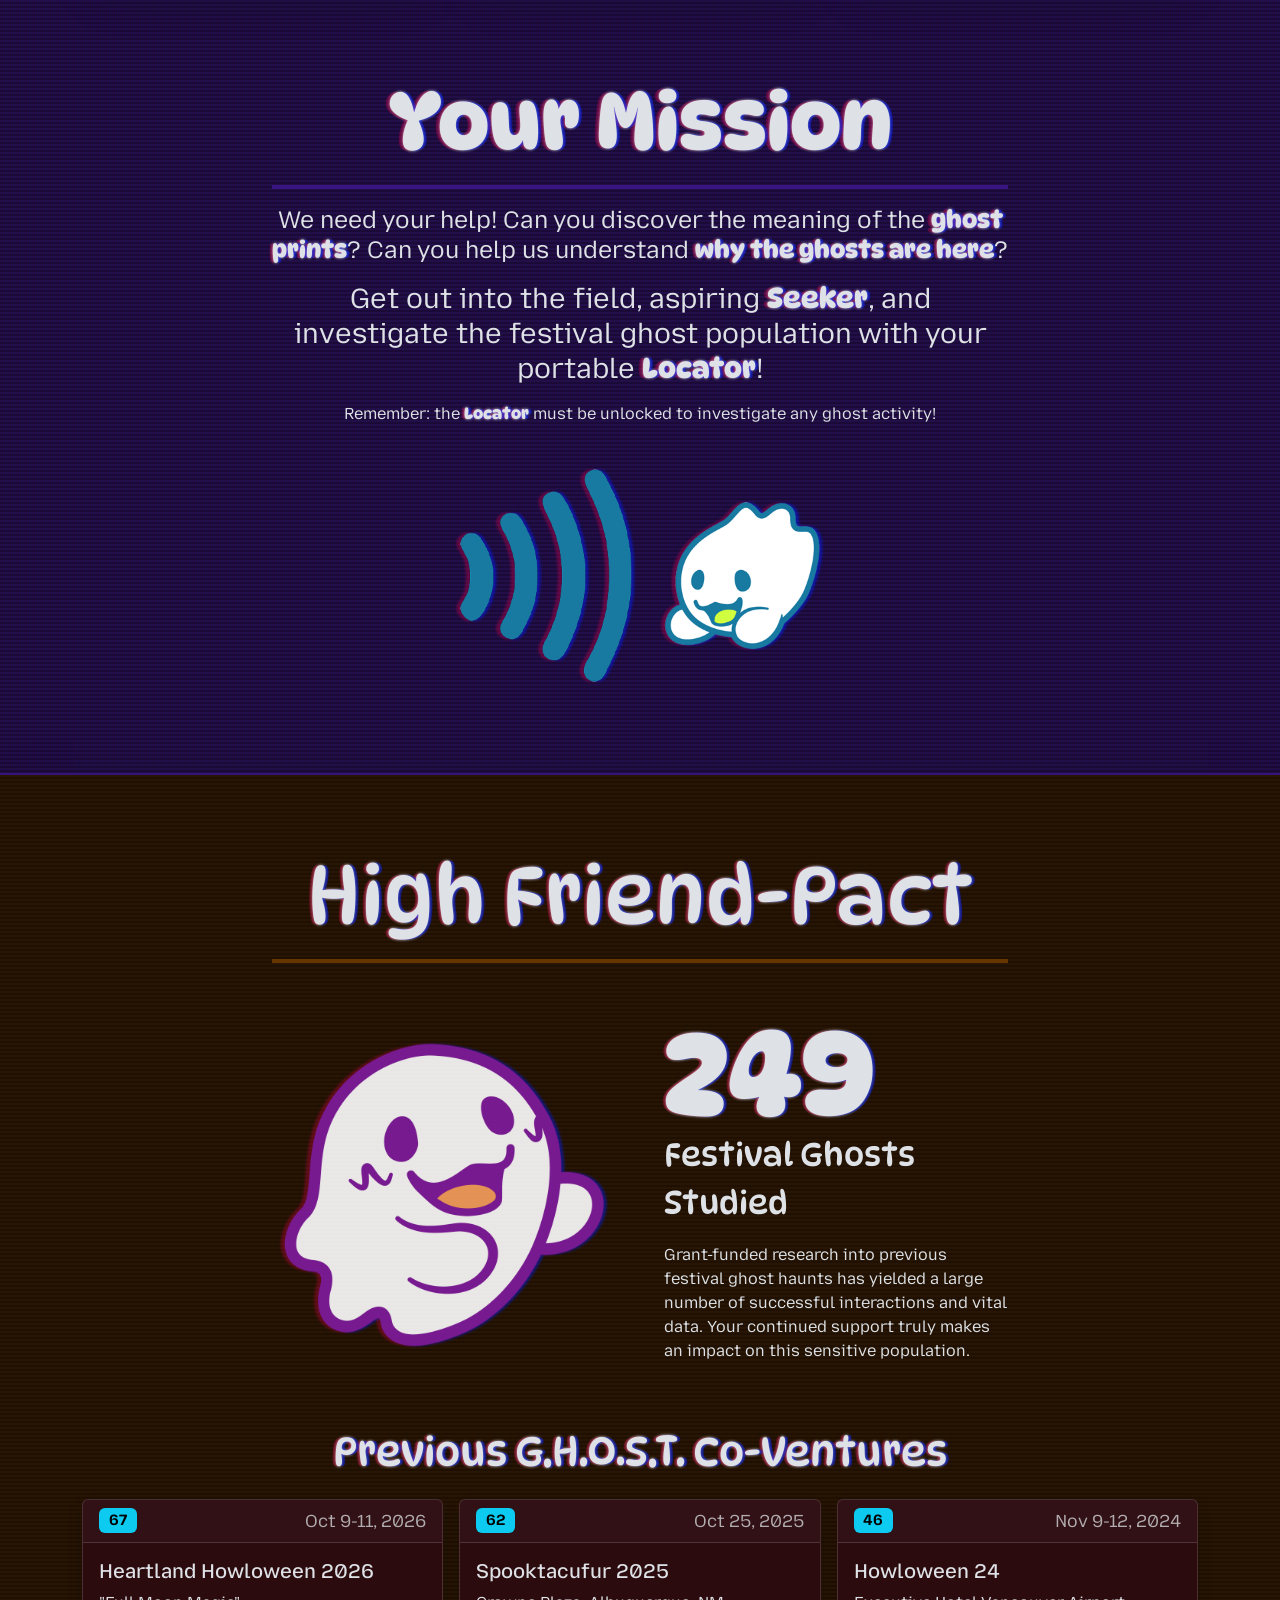
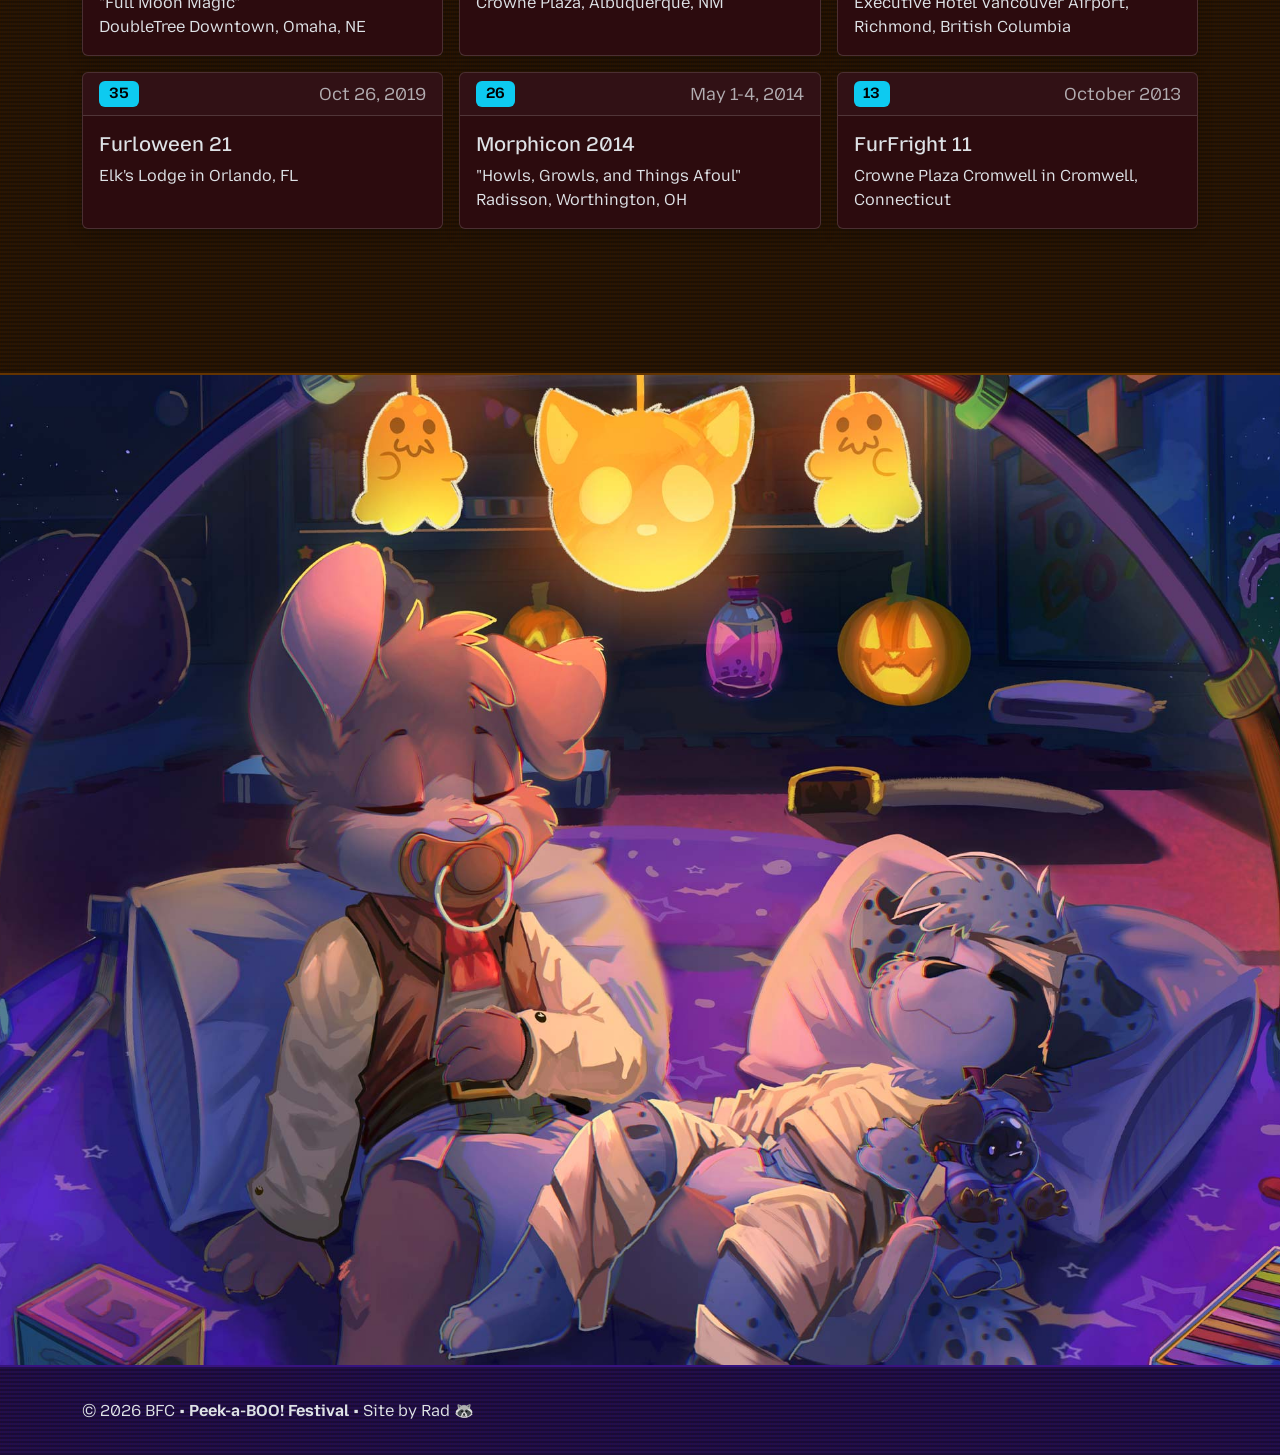
<file: apply/index.htm>
<!DOCTYPE html>
<!--
THERE ARE NO INTENDED HINTS IN CODE
PLEASE PARTICIPATE WITHOUT CHEATING
AND, WOW YOU ARE CUTE! NICE OUTFIT!
-->
<html lang="en" data-bs-theme="dark">

<head>
    <meta charset="utf-8">
    <meta name="viewport" content="width=device-width, initial-scale=1, maximum-scale=1">
    <meta name="robots" content="noindex, nofollow">
    <meta property="og:title" content="Apply &bull; G.H.O.S.T.">
    <meta property="og:url" content="https://ghost.babyfurcon.com/bond/">
    <meta property="og:image" content="https://ghost.babyfurcon.com/assets/images/ghost1.png">
    <meta property="og:type" content="website">

    <title>Apply &bull; G.H.O.S.T.</title>
    <link href="../assets/packages/bootstrap.min.css" rel="stylesheet">
    <link href="../assets/style.css" rel="stylesheet">
    <link href="../assets/images/site-icon.png" rel="icon" sizes="192x192">
    <link href="../assets/images/site-icon-apple.png" rel="apple-touch-icon">
    <script src="../assets/packages/jquery.min.js"></script>
    <script src="../assets/packages/bootstrap.bundle.min.js"></script>
    <script src="../assets/common.js"></script>
    <script src="../assets/prints.js"></script>
</head>

<body class="scanlines theme-purple">
    <a href="#content" class="visually-hidden-focusable">Skip to Main Content</a>
    <header class="py-1 sticky-top shadow scanlines bg-primary-subtle border-bottom border-primary-subtle border-2">
        <div class="container">
            <nav class="navbar navbar-expand-md">
                <div class="container-fluid ghost-font ghost-glow">
                    <a class="navbar-brand fs-4 fw-bold text-wrap" href="../">
                        G.H.O.S.T.
                    </a>
                    <button class="navbar-toggler" type="button" data-bs-toggle="collapse" data-bs-target="#main-nav" aria-controls="main-nav" aria-expanded="false" aria-label="Toggle navigation">
                        <small>Navigation</small>
                    </button>
                    <div class="collapse navbar-collapse justify-content-end" id="main-nav">
                        <ul class="navbar-nav" id="main-nav-list">
                            <li class="nav-item">
                                <a href="../" class="nav-link">Home</a>
                            </li>
                            <li class="nav-item">
                                <a href="../notes/" class="nav-link">Field Notes</a>
                            </li>
                            <li class="nav-item d-none" id="secret-guide">
                                <a href="../guide/" class="nav-link">Guide</a>
                            </li>
                            <li class="nav-item d-none" id="secret-cards">
                                <a href="../cards/" class="nav-link">Postcards</a>
                            </li>
                            <li class="nav-item d-none" id="friendship">
                                <a href="../proof/" class="nav-link">Friendship Card</a>
                            </li>
                            <li class="nav-item d-none" id="ceremony">
                                <a href="../ceremony/" class="nav-link">Ceremony</a>
                            </li>
                        </ul>
                    </div>
                </div>
            </nav>
        </div>
    </header>
    <div id="ghostsGuide" class="py-4 py-sm-5 mb-5">
        <div class="container text-center">
            <div class="row">
                <div class="col-lg-8 mx-auto text-center px-4">
                    <h2 class="display-2 ghost-font ghost-glow">Apply to G.H.O.S.T.</h2>
                    <hr class="border border-2 opacity-100 border-primary-subtle mb-4">
                    <div class="row">
                        <div class="col-lg-9">
                            <p class="fs-4 mb-4 text-sm-start">
                                Thank you for being a new friend for a wayward soul! In recognition of your efforts to study the festival ghost population and foster friendship, you've been invited to join <b class="ghost-glow">G.H.O.S.T.</b>!
                            </p>
                            <p class="fs-5 text-sm-start">
                                In order to apply, you must also <b class="ghost-glow">send your badge number to G.H.O.S.T.</b> to authenicate your application.
                            </p>
                            <p class="text-sm-start" style="font-size: 0.8em;">
                                All personally-identifiable information will be wiped within 30 days of the convention, as per G.H.O.S.T. data retention policies. None of this information will be provided publicly without your express consent.
                            </p>
                        </div>
                        <div class="col-lg-3">
                            <img src="../assets/images/badge-num.png" class="img-fluid bg-dark-subtle rounded-4 mb-3 shadow">
                        </div>
                    </div>
                    <hr class="border border-2 opacity-100 border-primary-subtle my-4">

                    <div class="mb-4">
                        <label for="playerId" class="fw-bold fs-5">G.H.O.S.T. Application</label>
                        <textarea id="ghostApp" class="form-control" rows="10" disabled></textarea>
                    </div>
                    <div class="mb-4">
                        <label for="playerId" class="fw-bold fs-5">BFC Badge Number</label>
                        <input type="number" id="playerId" class="form-control" placeholder="Disabled Post Con" disabled>
                    </div>
                    <p>
                        <button id="applyButton" class="btn btn-lg btn-primary shadow mx-2">
                            <span class="spinner-grow spinner-grow-sm text-warning ghost-glow d-none me-2" aria-hidden="true" id="throbber"></span>
                            <span id="applyButtonText">Submit Application</span>
                        </button>
                    </p>
                </div>
            </div>
        </div>
    </div>
    <script>
        $(function () {
            var cardReceived = localStorage.getItem("cardReceived");
            var friendKey = localStorage.getItem("newFriend");
            if (friendKey == null || cardReceived == null) window.location.href = '../';
            friend = ghostFriends.find(x => x.key == friendKey);
            if (friend == null) window.location.href = '../';

            // pull all available data
            var playerName = localStorage.getItem("preferredName");
            var ghostName = localStorage.getItem("newFriendName");
            var cluesFound = localStorage.getItem("cluesFound");
            var cluesFoundArray = JSON.parse(cluesFound);
            if (cluesFound == null) cluesFoundArray = [];
            cluesFoundCount = cluesFoundArray.length;

            var appBody = `I hereby certify that I, "${playerName}":

- Collected at least 8 Festival Stamps
- Located ${cluesFoundCount} festival ghost(s) for clues
- Solved the riddle of the Postcards
- Correctly identified a mystery ghost print
- Made a genuine friendship with "${ghostName}", a newly-named festival ghost.

I am formally requesting to apply to G.H.O.S.T., using this encounter as proof of successful ghost research, contact and friendship.`;
            $('#ghostApp').html(appBody);

            $("#applyButton").on("click", function () {
                $(this).attr("disabled", "disabled");
                $('#applyButtonText').text("Submitting...")
                $("#throbber").removeClass("d-none");

                setTimeout(() => {
                    localStorage.setItem("appliedToGHOST", true);
                    window.location.href = '../ceremony/';
                }, 3000);
            });
        })
    </script>
</body>

</html>
</file>
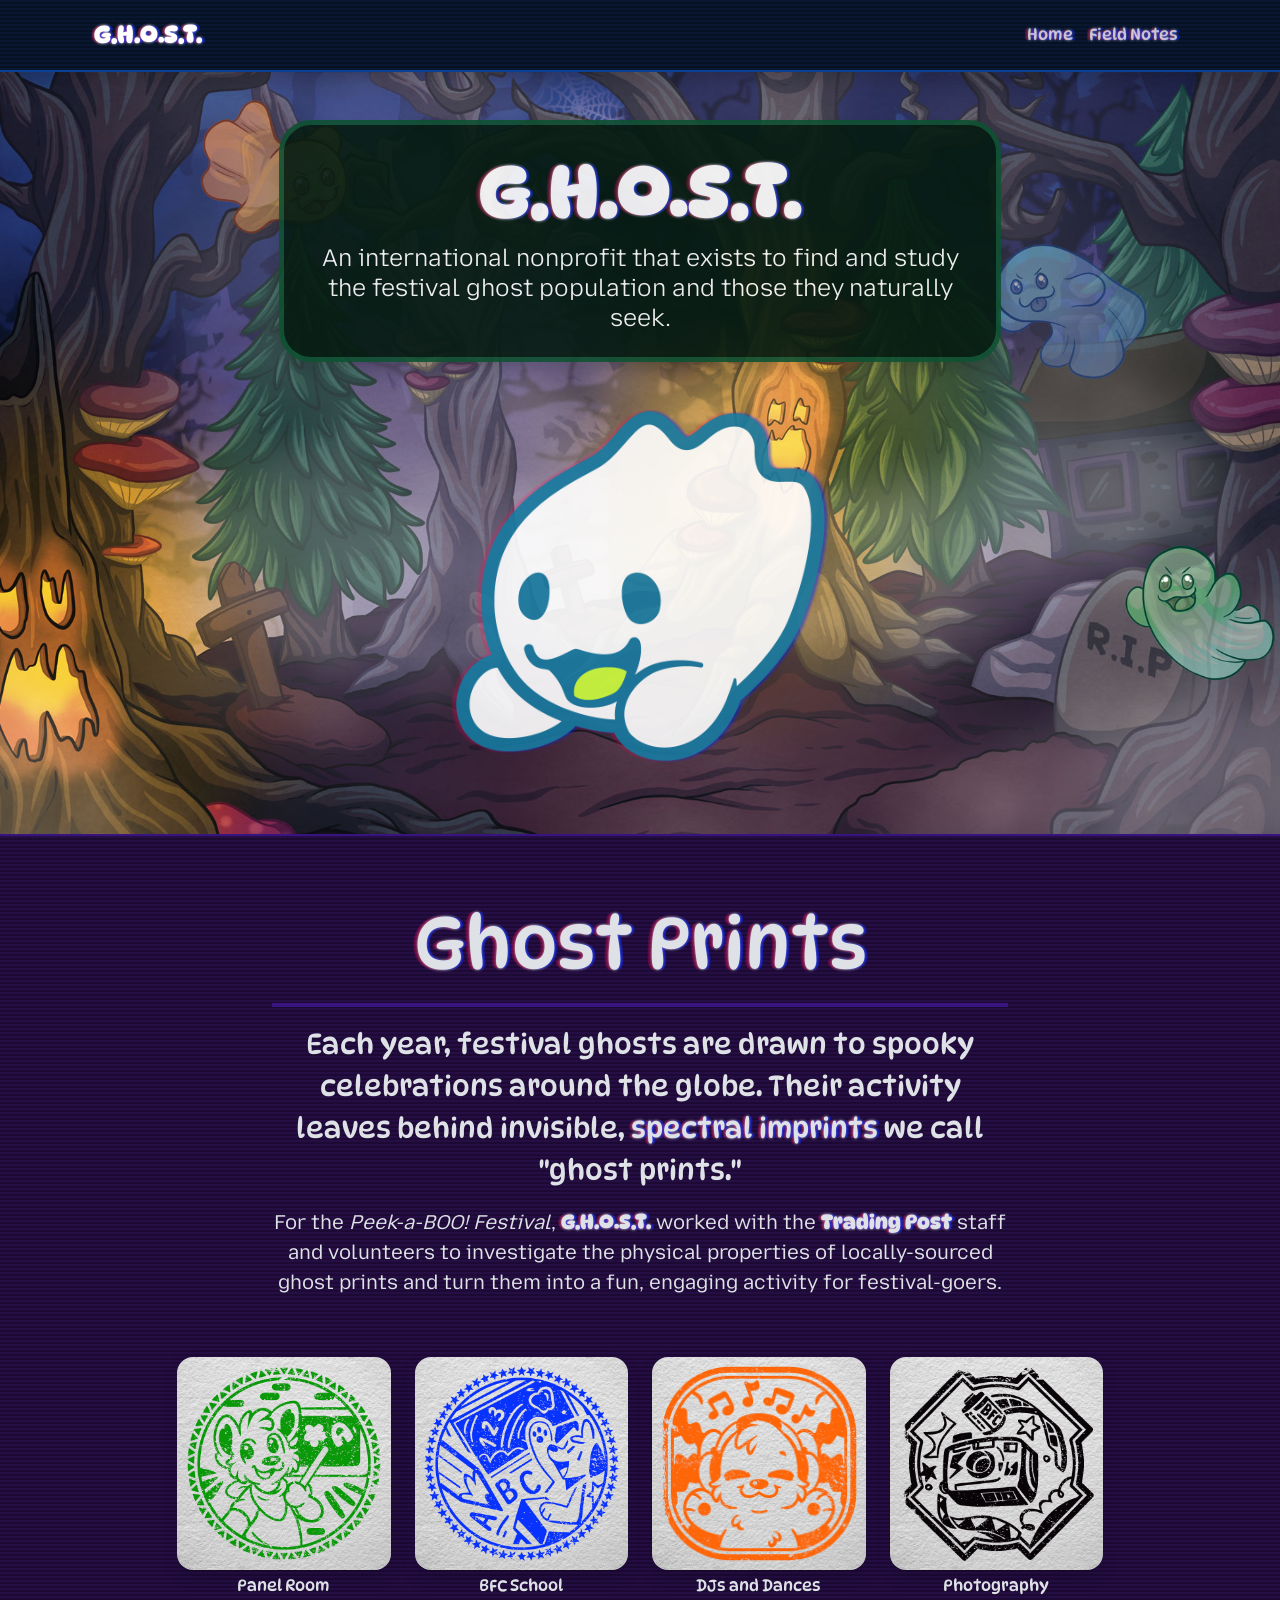
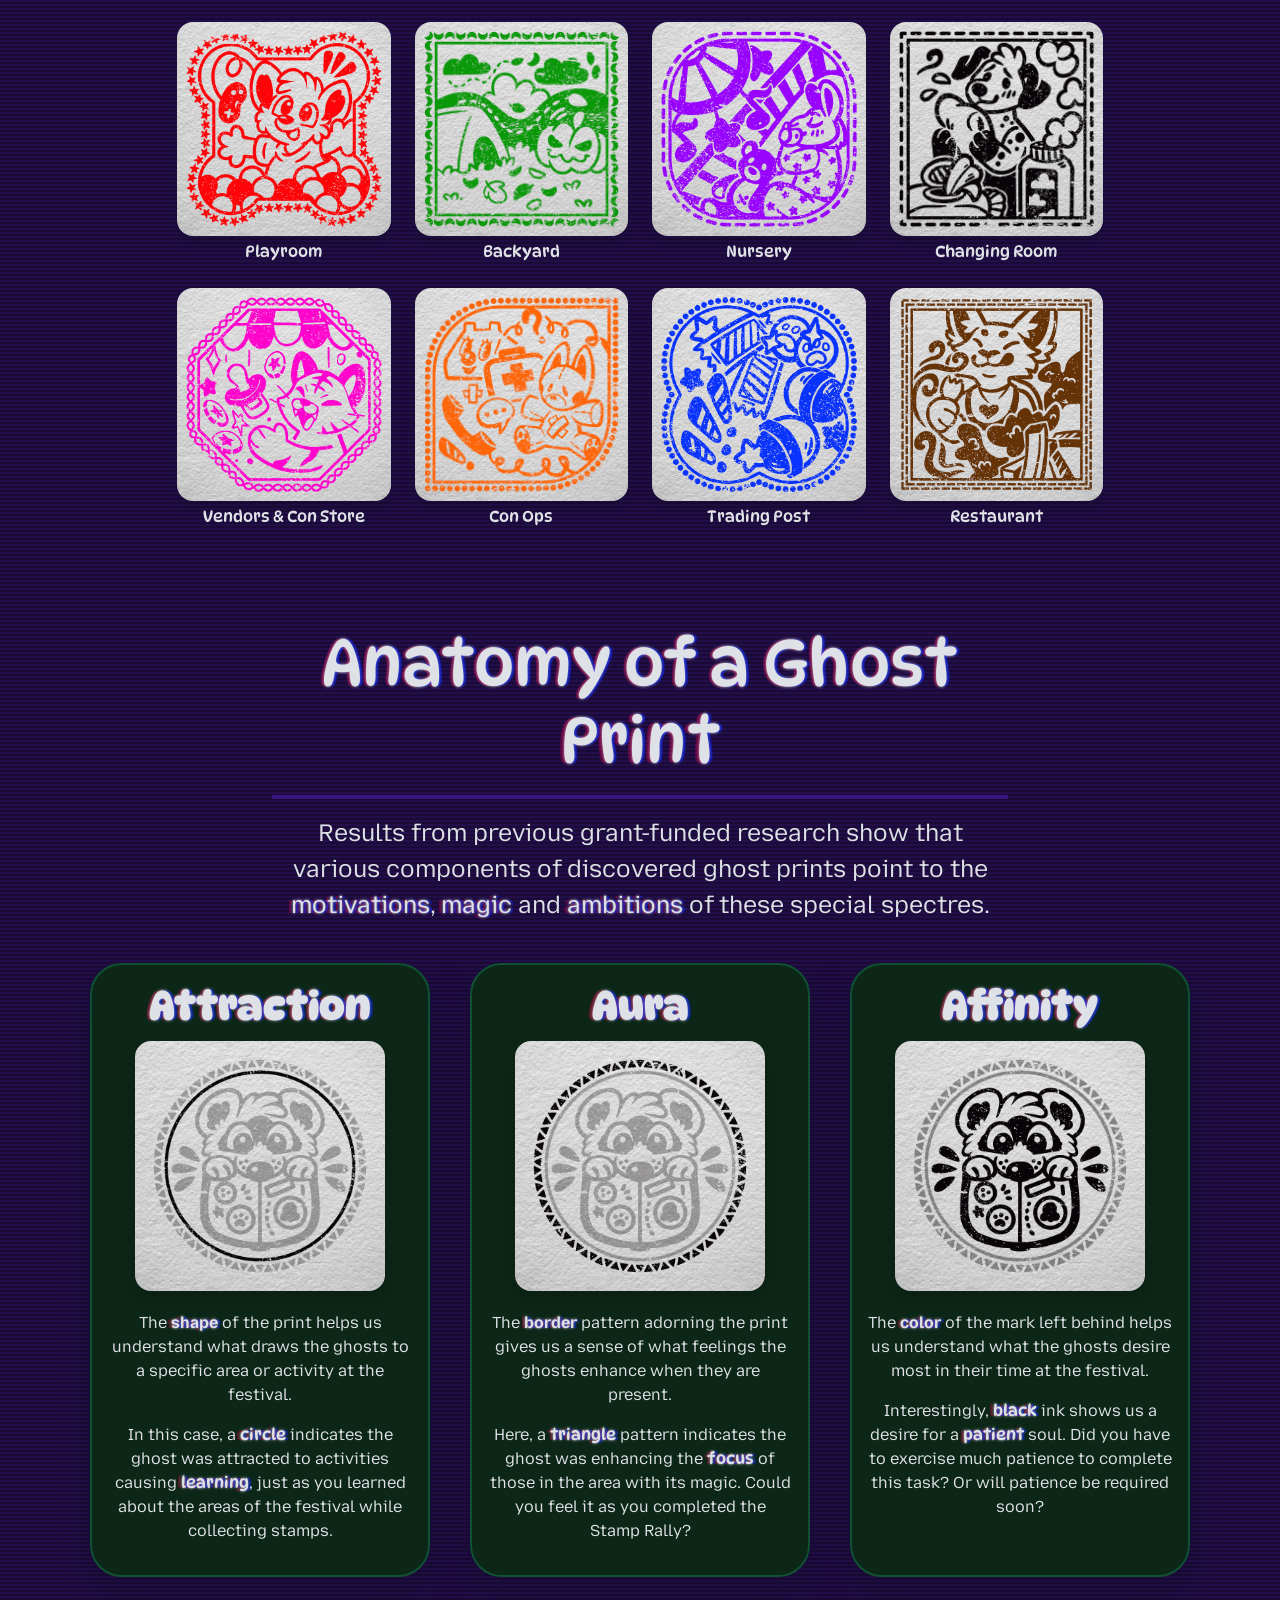
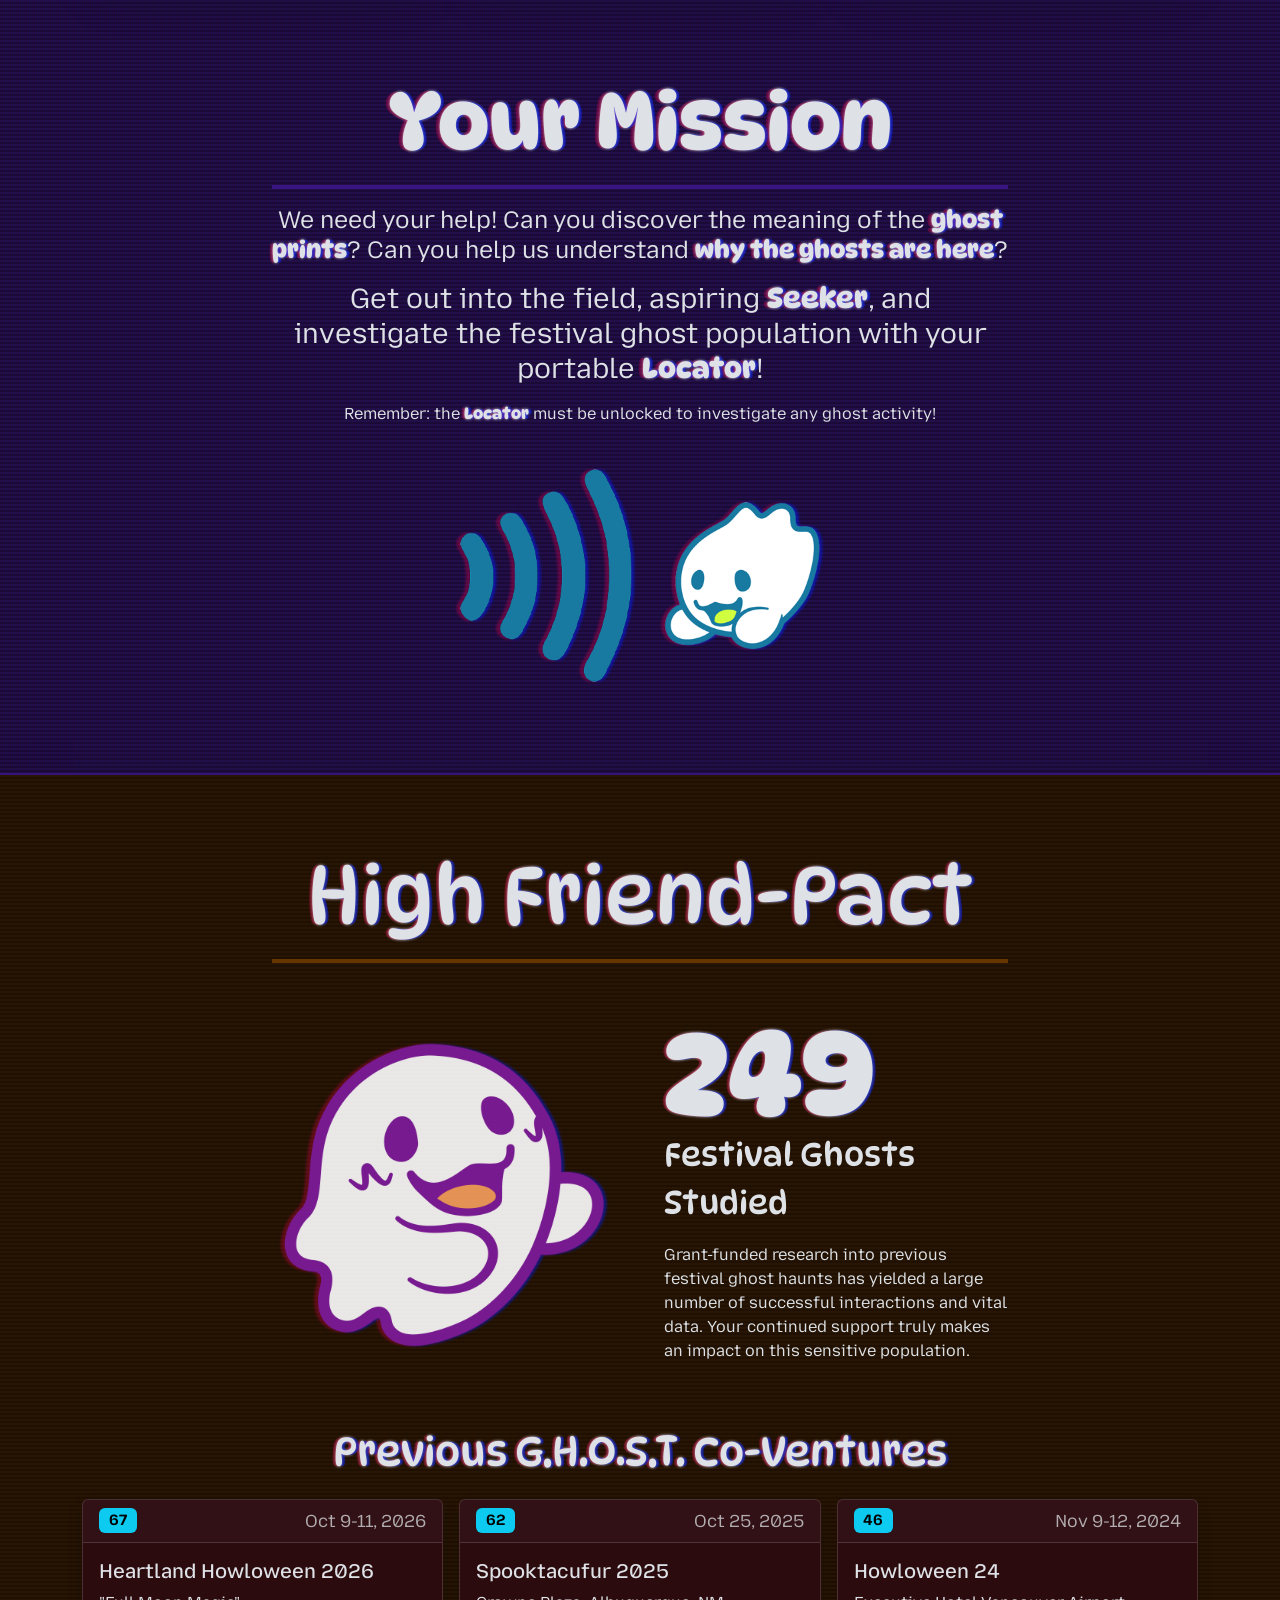
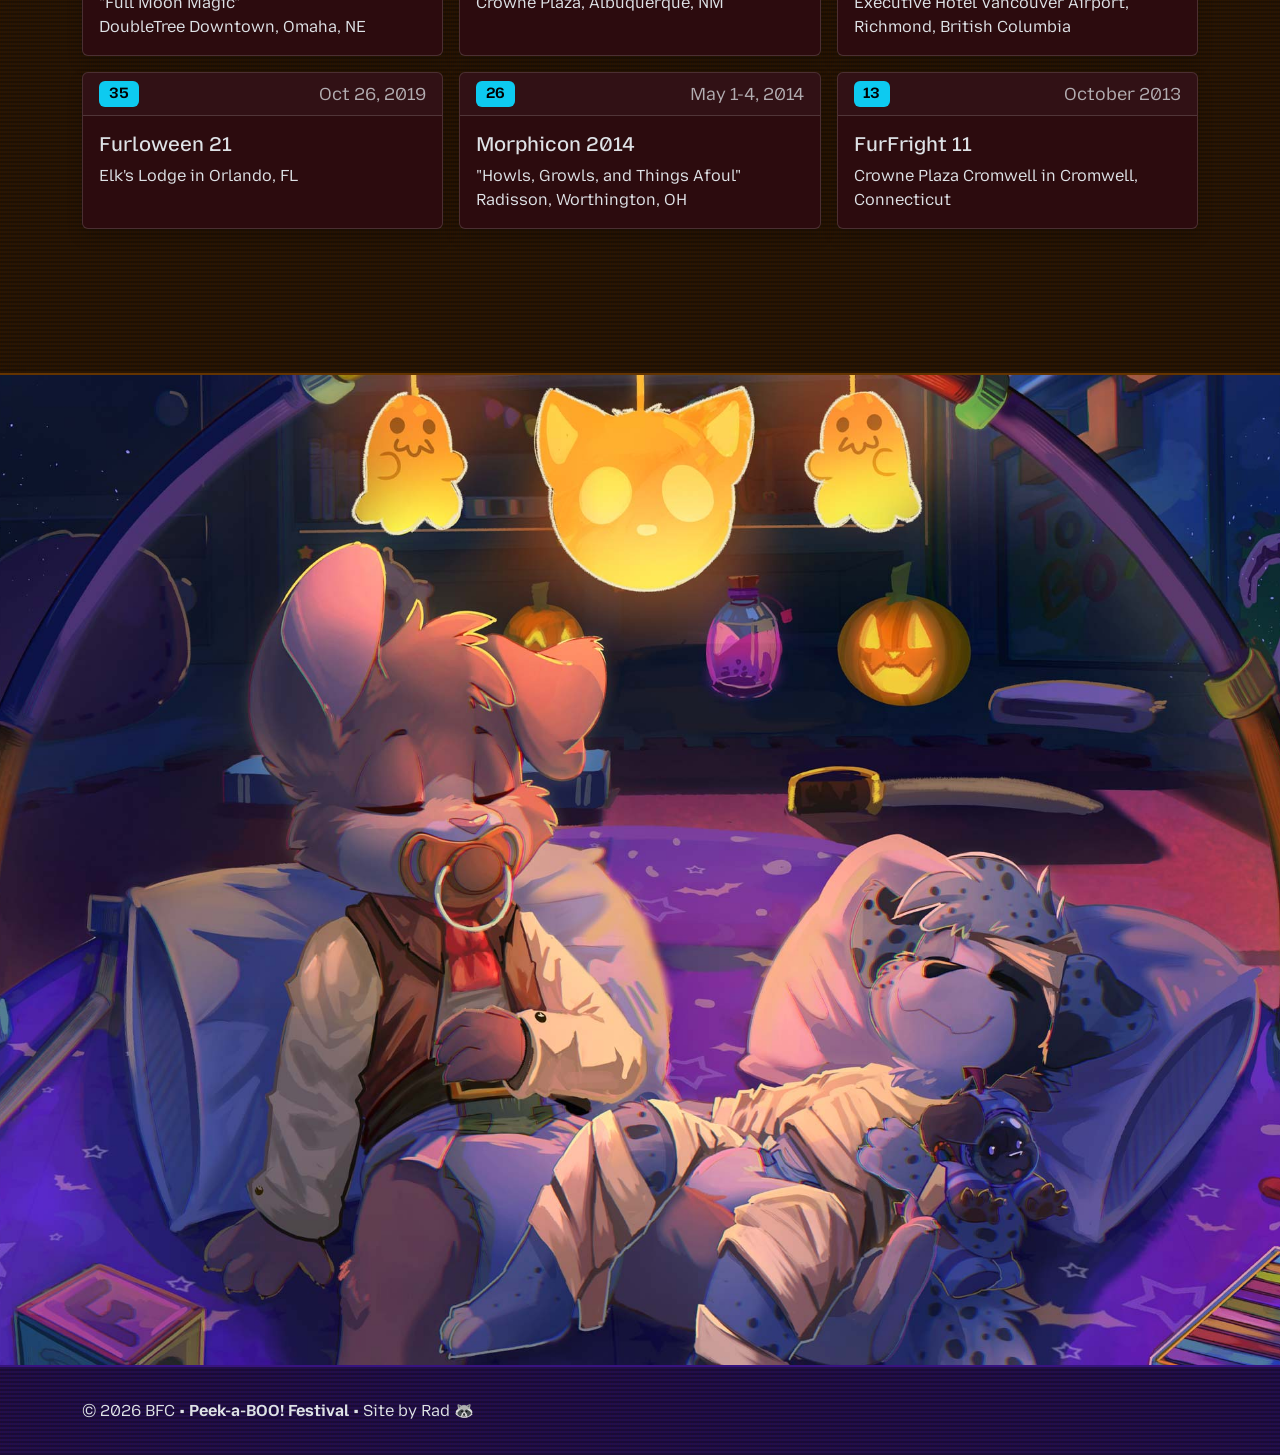
<file: bond/index.htm>
<!DOCTYPE html>
<!--
THERE ARE NO INTENDED HINTS IN CODE
PLEASE PARTICIPATE WITHOUT CHEATING
AND, WOW YOU ARE CUTE! NICE OUTFIT!
-->
<html lang="en" data-bs-theme="dark">

<head>
    <meta charset="utf-8">
    <meta http-equiv="X-UA-Compatible" content="IE=edge">
    <meta name="viewport" content="width=device-width, initial-scale=1, maximum-scale=1">
    <meta name="robots" content="noindex, nofollow">
    <meta property="og:title" content="Bond &bull; G.H.O.S.T.">
    <meta property="og:url" content="https://ghost.babyfurcon.com/bond/">
    <meta property="og:image" content="https://ghost.babyfurcon.com/assets/images/ghost1.png">
    <meta property="og:type" content="website">

    <title>Bond &bull; G.H.O.S.T.</title>
    <link href="../assets/packages/bootstrap.min.css" rel="stylesheet">
    <link href="../assets/style.css" rel="stylesheet">
    <link href="../assets/images/site-icon.png" rel="icon" sizes="192x192">
    <link href="../assets/images/site-icon-apple.png" rel="apple-touch-icon">
    <script src="../assets/packages/jquery.min.js"></script>
    <script src="../assets/packages/bootstrap.bundle.min.js"></script>
    <script src="../assets/common.js"></script>
    <script src="../assets/prints.js"></script>
</head>

<body class="scanlines">
    <div class="container py-3 text-center">
        <div class="row text-center">
            <div class="col-sm-10 col-md-8 col-lg-6 col-xxl-4 mx-auto">
                <div id="gutter" class="px-2">
                    <p class="sway">
                        <img src="#" width="200" class="img-fluid blur-in scanlines-image" id="newFriend">
                    </p>

                    <!-- ------------------------------
                    STATE: YES OR NO
                    ------------------------------- -->

                    <section id="ghostWelcome" class="ghost-font ghost-glow blur-in d-none">
                        <p class="fs-5 lh-sm bold-colors">
                            Wow, great job <b>Seeker</b>! You did so much work to learn about us. That makes me feel really special. 💙
                        </p>
                        <p id="secondFade" class="blur-in d-none bold-colors lh-sm fs-5">
                            <span id="flavorText"></span>
                        </p>
                        <div id="thirdFade" class="blur-in d-none">
                            <p class="fs-5 lh-sm">
                                I've been looking for a friend for a long time. I know we just met, but I can tell you are a <span class="text-bfc-orange affi">AFFI</span> soul. Do you...want to be friends?
                            </p>
                        </div>
                        <div id="fourthFade" class="blur-in d-none">
                            <p>
                                <button class="btn btn-outline-success text-light mx-1" id="friendYes">Yes, Of Course!</button>
                                <button class="btn btn-outline-danger text-light mx-1" id="friendNo">No</button>
                            </p>
                        </div>
                    </section>

                    <!-- ------------------------------
                    ANSWER NO :(
                    ------------------------------- -->

                    <section id="answerNo" class="blur-in d-none">
                        <p class="fs-4">
                            Aww, I understand. A true friendship needs to be mutual, and I appreciate you being honest with me. I'm sure you will find the perfect ghost for you. 🧡
                        </p>
                        <p class="fs-2">
                            Thank you for all you are doing for us festival ghosts. It makes us so happy! Good luck!
                        </p>
                        <p class="print-submit-appear">
                            <a class="btn btn-lg btn-outline-danger text-light" href="../">Bid Farewell</a>
                        </p>
                    </section>

                    <!-- ------------------------------
                    STATE: PLAYER NAME
                    ------------------------------- -->

                    <section id="answerYes" class="d-none">
                        <p id="yesPart1" class="fs-2 ghost-font ghost-glow blur-in d-none lh-sm">
                            Whoa no way! I finally made a friend! So cool!
                        </p>
                        <p id="yesPart2" class="fs-4 ghost-font ghost-glow bold-colors blur-in d-none lh-sm">
                            Wow I have <b>so</b> many things I want to ask you, but first thing's first: what should I call <b>you</b>?
                        </p>
                        <div id="yesPart3" class="blur-in d-none">
                            <p>
                                <input type="text" class="form-control" placeholder="Preferred Name" aria-label="Preferred Name" id="preferredName">
                            </p>
                            <p>
                                <button class="btn btn-outline-primary text-light" type="button" id="preferredNameButton">Tell Them</button>
                            </p>
                        </div>
                    </section>

                    <!-- ------------------------------
                    STATE: PLAYER PAW PRINT
                    ------------------------------- -->

                    <section id="preferencesSection" class="blur-in d-none">
                        <p id="pawPart1" class="fs-2 blur-in d-none ghost-font ghost-glow bold-colors">
                            Nice to meet you <b class="kiddoName">Kiddo</b>!
                        </p>
                        <p id="pawPart2" class="blur-in d-none ghost-font ghost-glow lh-sm">
                            I've heard a lot of people call you that, but I just wanted to make sure.
                        </p>
                        <p id="pawPart3" class="fs-5 blur-in d-none ghost-font ghost-glow lh-sm">
                            So... what are YOU like, hmm? What would your, er... paw prints tell me?
                        </p>
                        <div id="pawPart4" class="blur-in d-none">
                            <div class="input-group input-group-sm mb-2">
                                <span class="input-group-text">What draws you in?</span>
                                <select class="form-control" id="qual1">
                                    <option></option>
                                    <option>Aid</option>
                                    <option>Cameras</option>
                                    <option>Laughter</option>
                                    <option>Learning</option>
                                    <option>Music</option>
                                    <option>Scents</option>
                                    <option>Shopping</option>
                                    <option>Surprise</option>
                                </select>
                            </div>
                            <div class="input-group input-group-sm mb-2">
                                <span class="input-group-text">What do you boost in others?</span>
                                <select class="form-control" id="qual2">
                                    <option></option>
                                    <option>Clarity</option>
                                    <option>Comfort</option>
                                    <option>Confidence</option>
                                    <option>Curiosity</option>
                                    <option>Focus</option>
                                    <option>Gratitude</option>
                                    <option>Imagination</option>
                                    <option>Satisfaction</option>
                                </select>
                            </div>
                            <div class="input-group input-group-sm mb-3">
                                <span class="input-group-text">What's your ideal friend like?</span>
                                <select class="form-control" id="qual3">
                                    <option></option>
                                    <option>Adventurous</option>
                                    <option>Brave</option>
                                    <option>Creative</option>
                                    <option>Generous</option>
                                    <option>Humble</option>
                                    <option>Kind</option>
                                    <option>Patient</option>
                                    <option>Practical</option>
                                    <option>Silly</option>
                                    <option>Spontaneous</option>
                                </select>
                            </div>
                            <p>
                                <button class="btn btn-outline-primary text-light" id="pawPrintButton">
                                    Share Paw Print
                                </button>
                            </p>
                        </div>
                    </section>

                    <!-- ------------------------------
                    STATE: FAV THING ABOUT FALL
                    ------------------------------- -->

                    <section id="themeSection" class="blur-in d-none">
                        <p id="themePart1" class="fs-3 ghost-font ghost-glow lh-sm d-none blur-in">
                            Wow that's so cool! But it makes sense...you gave off those vibes for sure.
                        </p>
                        <p id="themePart2" class="fs-4 ghost-font ghost-glow lh-sm d-none blur-in bold-colors">
                            Hey <b class="kiddoName">Kiddo</b>? What is your favorite thing about this time of year?
                        </p>
                        <div id="themePart3" class="d-none blur-in text-center">
                            <select class="form-control mb-3" id="themeRadio">
                                <option></option>
                                <option value="harvest">Fall Weather</option>
                                <option value="festival">Festival Days</option>
                                <option value="tot">Trick-or-Treat</option>
                                <option value="festivalnight">Party Nights</option>
                                <option value="night">Ghosts!</option>
                                <option value="spooky">Spookiness</option>
                            </select>
                            <p>
                                <button class="btn btn-outline-info text-light" id="themeButton">Share Preference</button>
                            </p>
                        </div>
                    </section>

                    <!-- ------------------------------
                    STATE: BLUESKY FOLLOWER
                    ------------------------------- -->

                    <section id="socialSection" class="blur-in d-none">
                        <p id="bskyPart1" class="fs-3 ghost-font ghost-glow lh-sm d-none blur-in bold-colors">
                            Good choice! Mine of course is wherever there's <b id="ghostAttr1"></b>.
                        </p>
                        <p id="bskyPart2" class="fs-4 ghost-font ghost-glow lh-sm d-none blur-in">
                            Can I follow you on <b class="text-bfc-blue">BlueSky</b>? Next time I possess a PC anyway.
                        </p>
                        <p id="bskyPart3" class="ghost-font ghost-glow d-none blur-in">
                            Totally okay if you don't wanna, I just want to stay in touch!
                        </p>
                        <div id="bskyPart4" class="d-none blur-in">
                            <div class="input-group mb-3">
                                <input type="text" class="form-control" placeholder="Username" id="bskyUser">
                                <input type="text" class="form-control" placeholder=".bsky.social" id="bskyNetwork">
                            </div>
                            <p>
                                <button class="btn btn-outline-primary text-light" id="bskyButtonYes">Yeah Sure!</button>
                                <button class="btn btn-outline-danger text-light" id="bskyButtonNo">No Thanks</button>
                            </p>
                        </div>
                    </section>

                    <!-- ------------------------------
                    STATE: GHOST NAME
                    ------------------------------- -->

                    <section id="friendNameSection" class="d-none">
                        <p id="gnamePart1" class="fs-2 d-none blur-in ghost-font ghost-glow">
                            Okay! So one last thing...
                        </p>
                        <p id="gnamePart2" class="fs-5 d-none blur-in ghost-font ghost-glow lh-sm">
                            I can't tell you my name because...I don't have one. We don't really have names like you do. But I'd love one.
                        </p>
                        <p id="gnamePart3" class="fs-2 d-none blur-in ghost-font ghost-glow">
                            Can you give me a name?
                        </p>
                        <div id="gnamePart4" class="d-none blur-in">
                            <p>
                                <input class="form-control" placeholder="Ghost's New Name" id="newFriendName">
                            </p>
                            <p>
                                <button class="btn btn-outline-info text-light" type="button" id="newFriendNameButton">Name Your New Friend</button>
                            </p>
                        </div>
                    </section>

                    <!-- ------------------------------
                    LAST: LINK OUT TO /PROOF
                    ------------------------------- -->

                    <section id="finalSection" class="d-none">
                        <p id="finalPart1" class="fs-2 d-none blur-in ghost-font ghost-glow lh-sm bold-colors">
                            <b id="newFriendNameRepeat"></b> huh? I like that! Thank you!
                        </p>
                        <p id="finalPart2" class="fs-3 d-none blur-in ghost-font ghost-glow bold-colors lh-sm">
                            Well <b class="kiddoName">Kiddo</b>, I have something for you: a friendship card!
                        </p>
                        <p id="finalPart3" class="fs-5 d-none blur-in ghost-font ghost-glow bold-colors lh-sm">
                            Use it to apply to <b>G.H.O.S.T.</b>! I'm sure they'll let you in when they see how much <b>time, effort, and care</b> you put into this journey. And what a cool <b>friend</b> you are!
                        </p>
                        <p id="finalPart4" class="fs-4 d-none blur-in ghost-font ghost-glow bold-colors lh-sm">
                            I'm gonna go tell everyone! Hope to see you later! Bye!!
                        </p>
                        <p id="finalPart5" class="d-none blur-in">
                            <a href="../proof/" class="btn btn-outline-primary text-light btn-lg">Receive Gift</a>
                        </p>
                    </section>
                </div>
            </div>
        </div>
    </div>
    <script>
        $(function () {
            var friendKey = localStorage.getItem("newFriend");
            if (friendKey == null) window.location.href = '../';
            friend = ghostFriends.find(x => x.key == friendKey);
            if (friend == null) window.location.href = '../';

            // force reset of all inputs
            $("input").val("");
            $("select").prop("selectedIndex", 0);

            // ------------------------------------------------- //
            // state --- ask to be friends                       //
            // ------------------------------------------------- //

            $("#newFriend").attr("src", `../assets/ghosts/${friend.ghost}`);
            $("#flavorText").html(friend.attrText + ' ' + friend.auraText);
            $(".affi").html(friend.affi);

            setTimeout(() => { $("#ghostWelcome").removeClass("d-none"); }, 500);
            setTimeout(() => { $("#secondFade").removeClass("d-none"); }, 5000);
            setTimeout(() => { $("#thirdFade").removeClass("d-none"); }, 11000);
            setTimeout(() => { $("#fourthFade").removeClass("d-none"); }, 16000);

            // ------------------------------------------------- //
            // state --- ask for name                            //
            // ------------------------------------------------- //

            $("#friendYes").on("click", function () {
                $("#ghostWelcome").fadeOut()
                $("#newFriend").addClass("spin").removeClass("blur-in");
                setTimeout(() => {
                    $("#answerYes").removeClass("d-none")
                    $("#newFriend").removeClass("spin")
                }, 1500);

                setTimeout(() => { $("#yesPart1").removeClass("d-none"); }, 1500);
                setTimeout(() => { $("#yesPart2").removeClass("d-none"); }, 4500);
                setTimeout(() => { $("#yesPart3").removeClass("d-none"); }, 8000);
            });

            $("#friendNo").on("click", function () {
                $("#ghostWelcome").fadeOut()
                setTimeout(() => { $("#answerNo").removeClass("d-none") }, 1000);
                localStorage.removeItem("newFriend");
                localStorage.removeItem("ghostFriend");
                localStorage.removeItem("attemptsLeft");
            });

            // ------------------------------------------------- //
            // state --- process name, ask for player prints     //
            // ------------------------------------------------- //

            $("#preferredNameButton").on("click", function () {
                if ($("#preferredName").val() == "") {
                    $("#preferredName").addClass("border-danger");
                    return false;
                }
                $("#answerYes").fadeOut()

                var preferredName = $("#preferredName").val();
                if (preferredName == null) preferredName = "Kiddo";
                localStorage.setItem("preferredName", preferredName);
                $(".kiddoName").html(preferredName);

                setTimeout(() => { $("#preferencesSection").removeClass("d-none") }, 1000);
                setTimeout(() => { $("#pawPart1").removeClass("d-none"); }, 1000);
                setTimeout(() => { $("#pawPart2").removeClass("d-none"); }, 3000);
                setTimeout(() => { $("#pawPart3").removeClass("d-none"); }, 8000);
                setTimeout(() => { $("#pawPart4").removeClass("d-none"); }, 12000);
            });

            // ------------------------------------------------- //
            // state --- process print, ask for theme pref       //
            // ------------------------------------------------- //

            $("#pawPrintButton").on("click", function () {
                var attr = $("#qual1").val();
                var aura = $("#qual2").val();
                var affi = $("#qual3").val();
                if (attr == "" || aura == "" || affi == "") {
                    if (attr == "") $("#qual1").addClass("border-danger");
                    if (aura == "") $("#qual2").addClass("border-danger");
                    if (affi == "") $("#qual3").addClass("border-danger");
                    return;
                }
                localStorage.setItem("playerAttr", attr);
                localStorage.setItem("playerAura", aura);
                localStorage.setItem("playerAffi", affi);

                $("#preferencesSection").fadeOut()
                setTimeout(() => { $("#themeSection").removeClass("d-none") }, 1000);
                setTimeout(() => { $("#themePart1").removeClass("d-none"); }, 1000);
                setTimeout(() => { $("#themePart2").removeClass("d-none"); }, 4000);
                setTimeout(() => { $("#themePart3").removeClass("d-none"); }, 7000);
                setTimeout(() => { $("#themePart4").removeClass("d-none"); }, 7000);
            });

            // ------------------------------------------------- //
            // state --- process theme, ask for bluesky          //
            // ------------------------------------------------- //

            $("#themeButton").on("click", function () {
                var cardTheme = $('#themeRadio').val();
                if (cardTheme == "") return;
                localStorage.setItem("cardTheme", cardTheme);

                $("#themeSection").fadeOut()
                $('#ghostAttr1').html(friend.attr);
                setTimeout(() => { $("#socialSection").removeClass("d-none") }, 1000);
                setTimeout(() => { $("#bskyPart1").removeClass("d-none"); }, 1000);
                setTimeout(() => { $("#bskyPart2").removeClass("d-none"); }, 4000);
                setTimeout(() => { $("#bskyPart3").removeClass("d-none"); }, 7000);
                setTimeout(() => { $("#bskyPart4").removeClass("d-none"); }, 10000);
            });

            // ------------------------------------------------- //
            // state --- process theme, ask for ghost name     //
            // ------------------------------------------------- //

            $("#bskyButtonYes").on("click", function () {
                if ($("#bskyUser").val() == "") {
                    $("#bskyUser").addClass("border-danger");
                    return false;
                }

                $("#socialSection").fadeOut()

                var bskyUser = $("#bskyUser").val();
                var bskyNetwork = $("#bskyNetwork").val();
                if (bskyUser != "" && bskyNetwork == "") bskyNetwork = '.bsky.social';
                storeBskyData(bskyUser + bskyNetwork);
                afterBsky();
            });

            $("#bskyButtonNo").on("click", function () {
                $("#socialSection").fadeOut()

                //TODO: Let users pick a boilerplate icon

                afterBsky();
            });

            function afterBsky() {
                setTimeout(() => { $("#friendNameSection").removeClass("d-none") }, 1500);
                setTimeout(() => { $("#gnamePart1").removeClass("d-none"); }, 1500);
                setTimeout(() => { $("#gnamePart2").removeClass("d-none"); }, 3000);
                setTimeout(() => { $("#gnamePart3").removeClass("d-none"); }, 9000);
                setTimeout(() => { $("#gnamePart4").removeClass("d-none"); }, 11000);
            }

            // ------------------------------------------------- //
            // state --- process ghost name, link out            //
            // ------------------------------------------------- //

            $("#newFriendNameButton").on("click", function () {
                if ($("#newFriendName").val() == "") {
                    $("#newFriendName").addClass("border-danger");
                    return false;
                }
                $("#friendNameSection").fadeOut()

                var newFriendName = $("#newFriendName").val();
                localStorage.setItem("newFriendName", newFriendName);
                localStorage.setItem("madeFriend", true);

                $("#newFriendNameRepeat").html(newFriendName);

                $("#newFriend").addClass("bounce");
                setTimeout(() => {
                    $("#newFriend").removeClass("bounce");
                    $("#finalSection").removeClass("d-none");
                    $("#finalPart1").removeClass("d-none");
                }, 1500);
                setTimeout(() => { $("#finalPart2").removeClass("d-none"); }, 4000);
                setTimeout(() => { $("#finalPart3").removeClass("d-none"); }, 7000);
                setTimeout(() => { $("#finalPart4").removeClass("d-none"); }, 13000);
                setTimeout(() => { $("#finalPart5").removeClass("d-none"); }, 15000);
            });
        })
    </script>
</body>

</html>
</file>
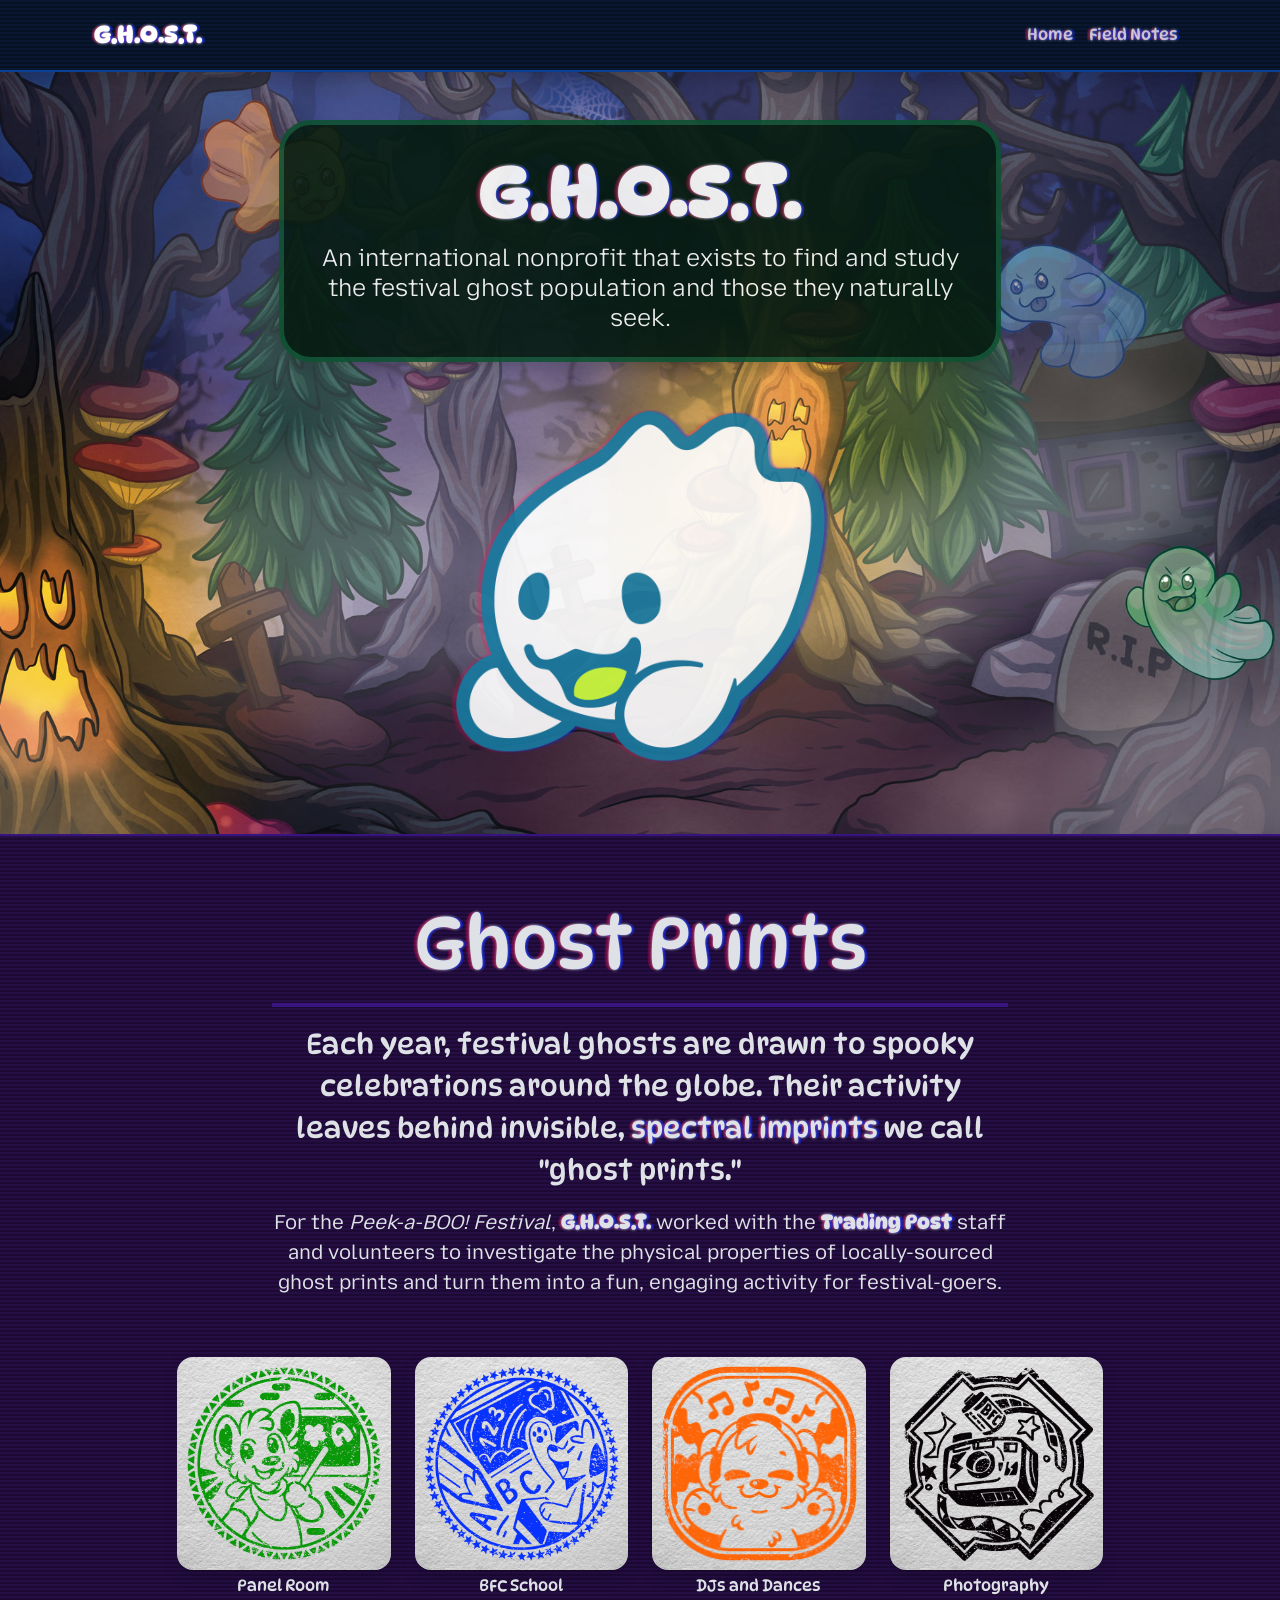
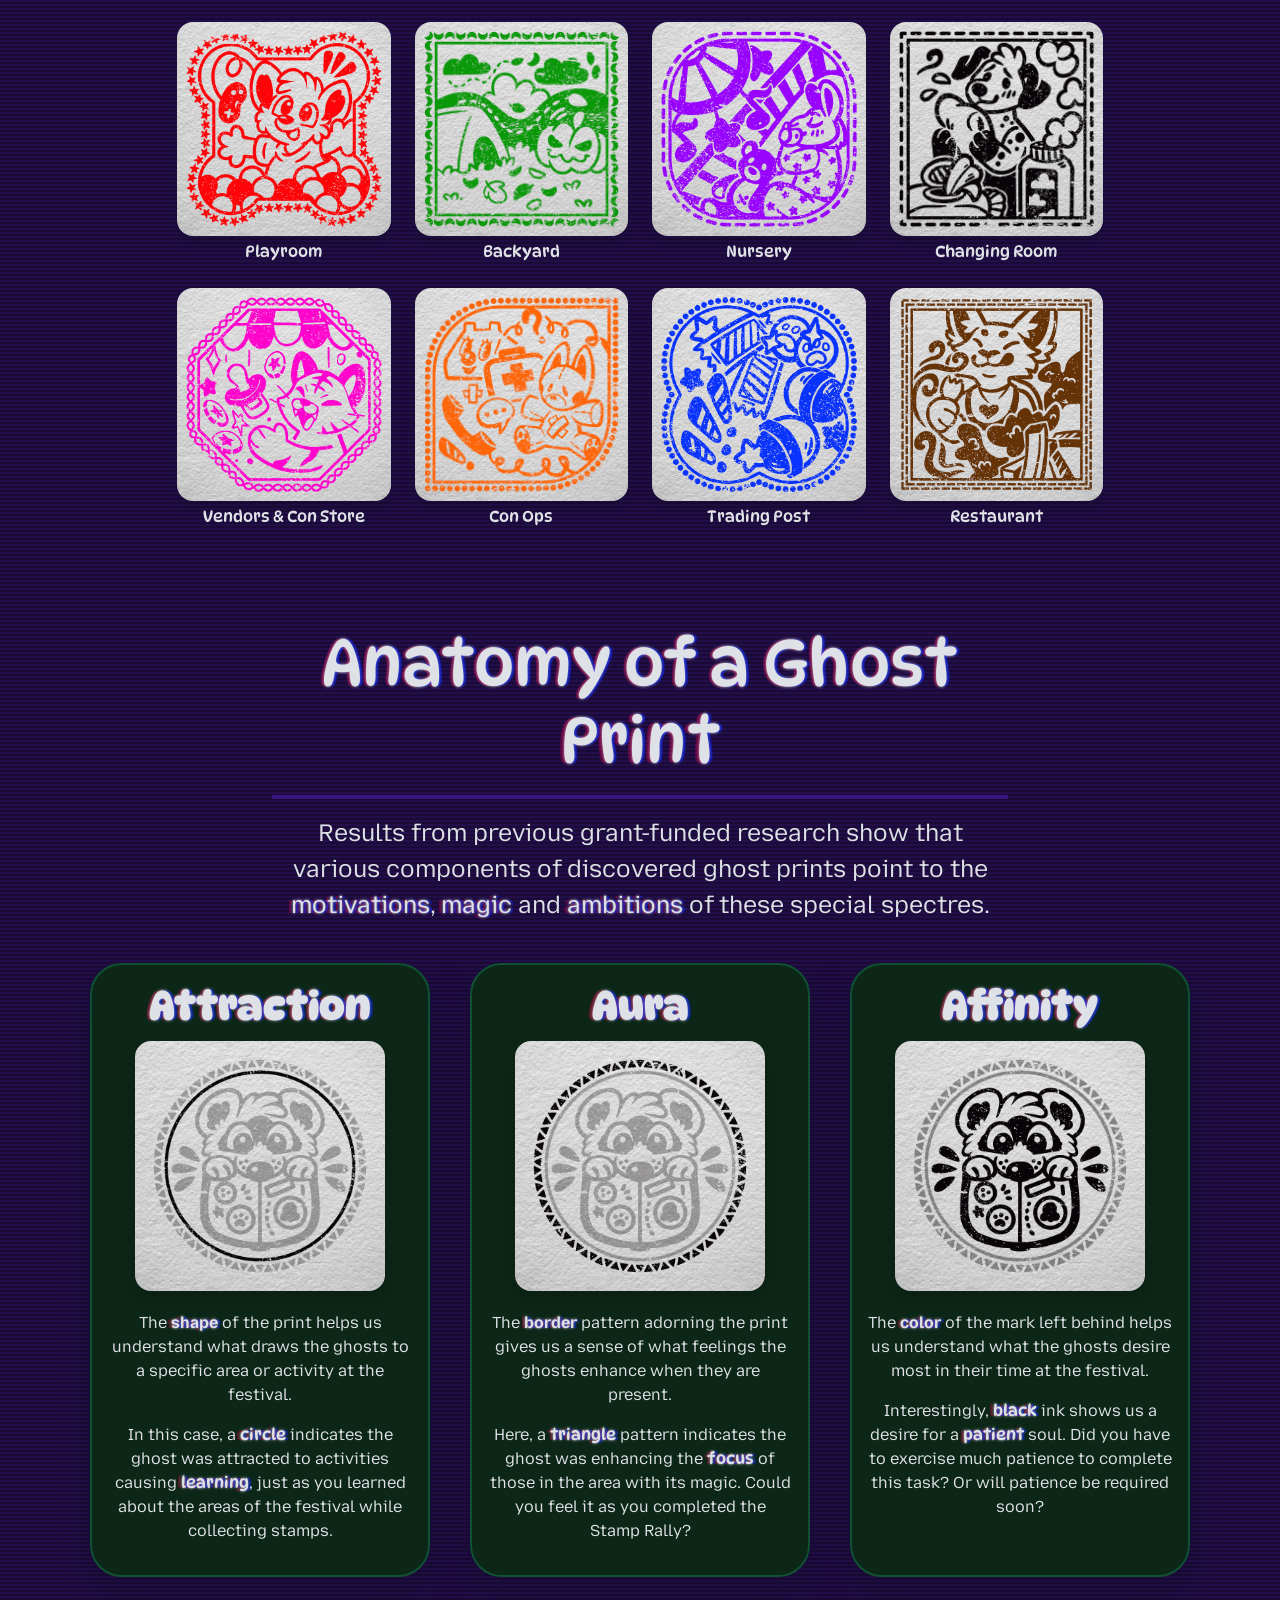
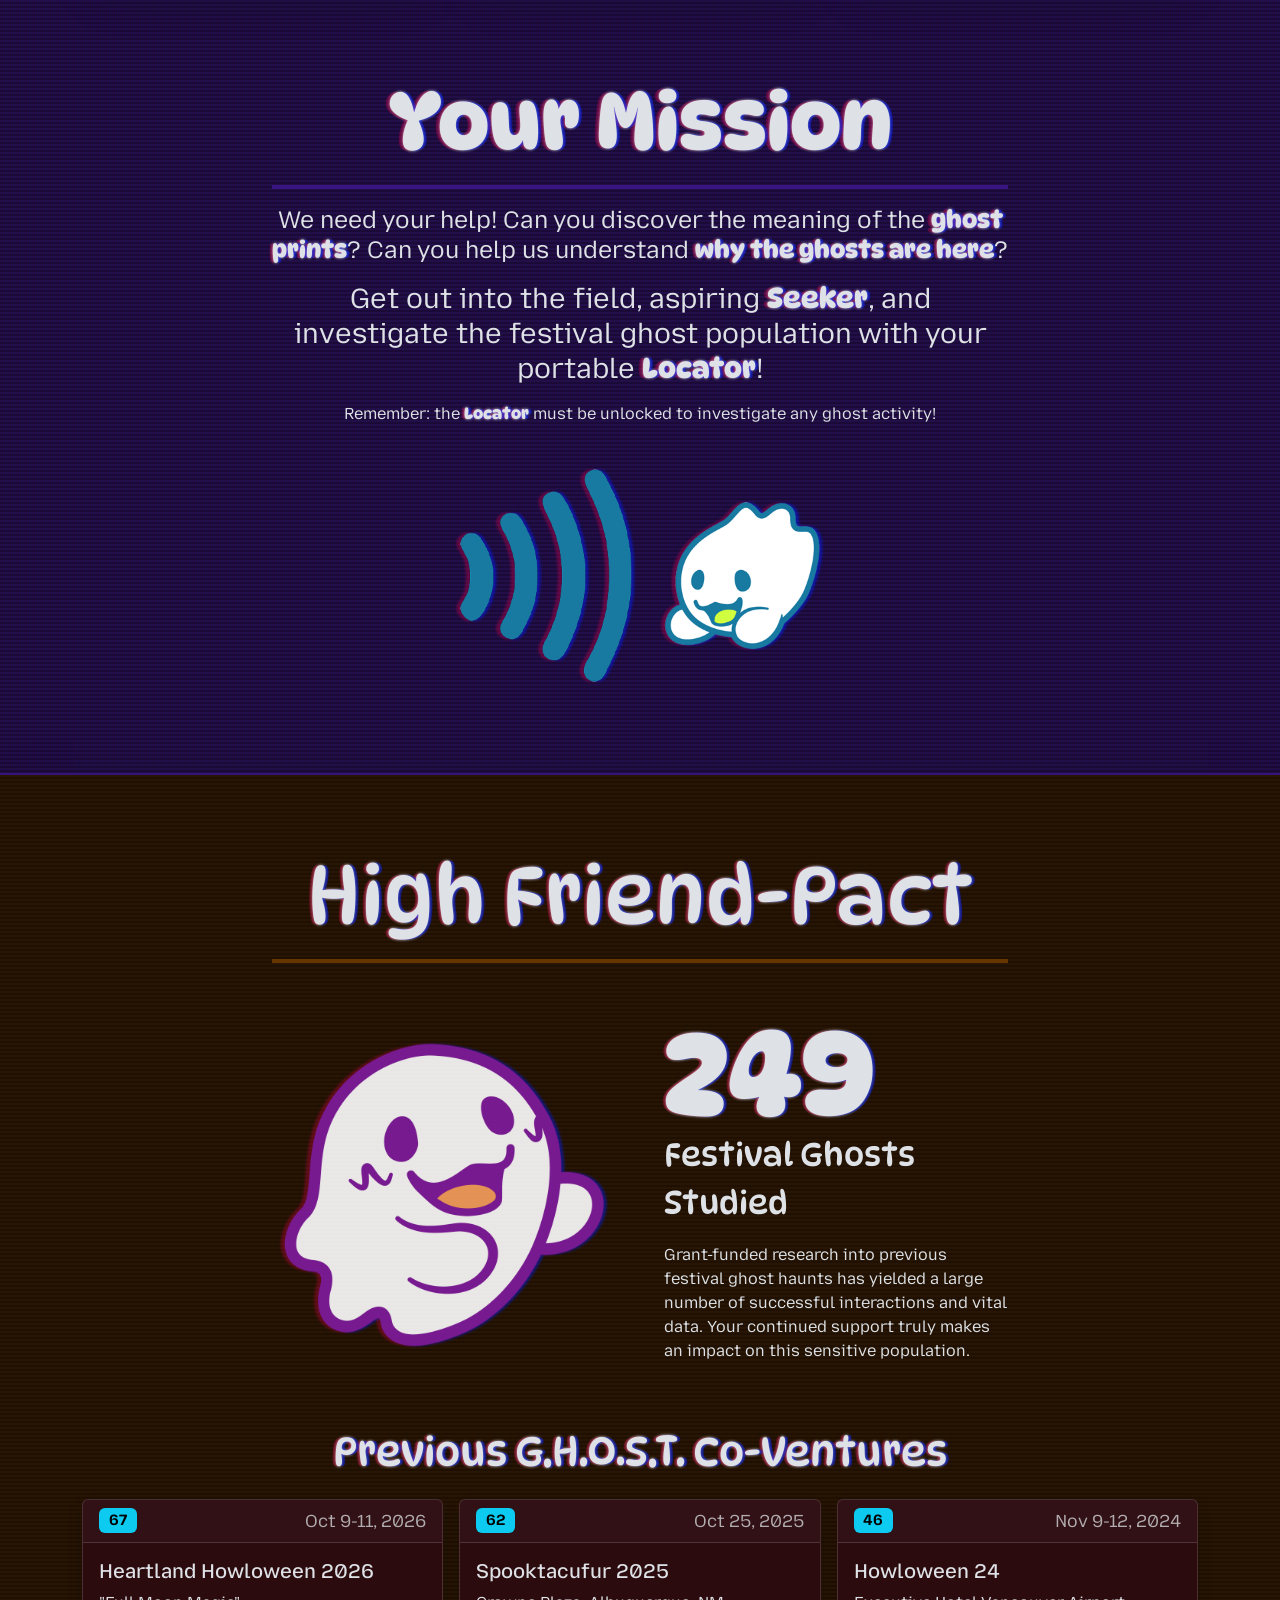
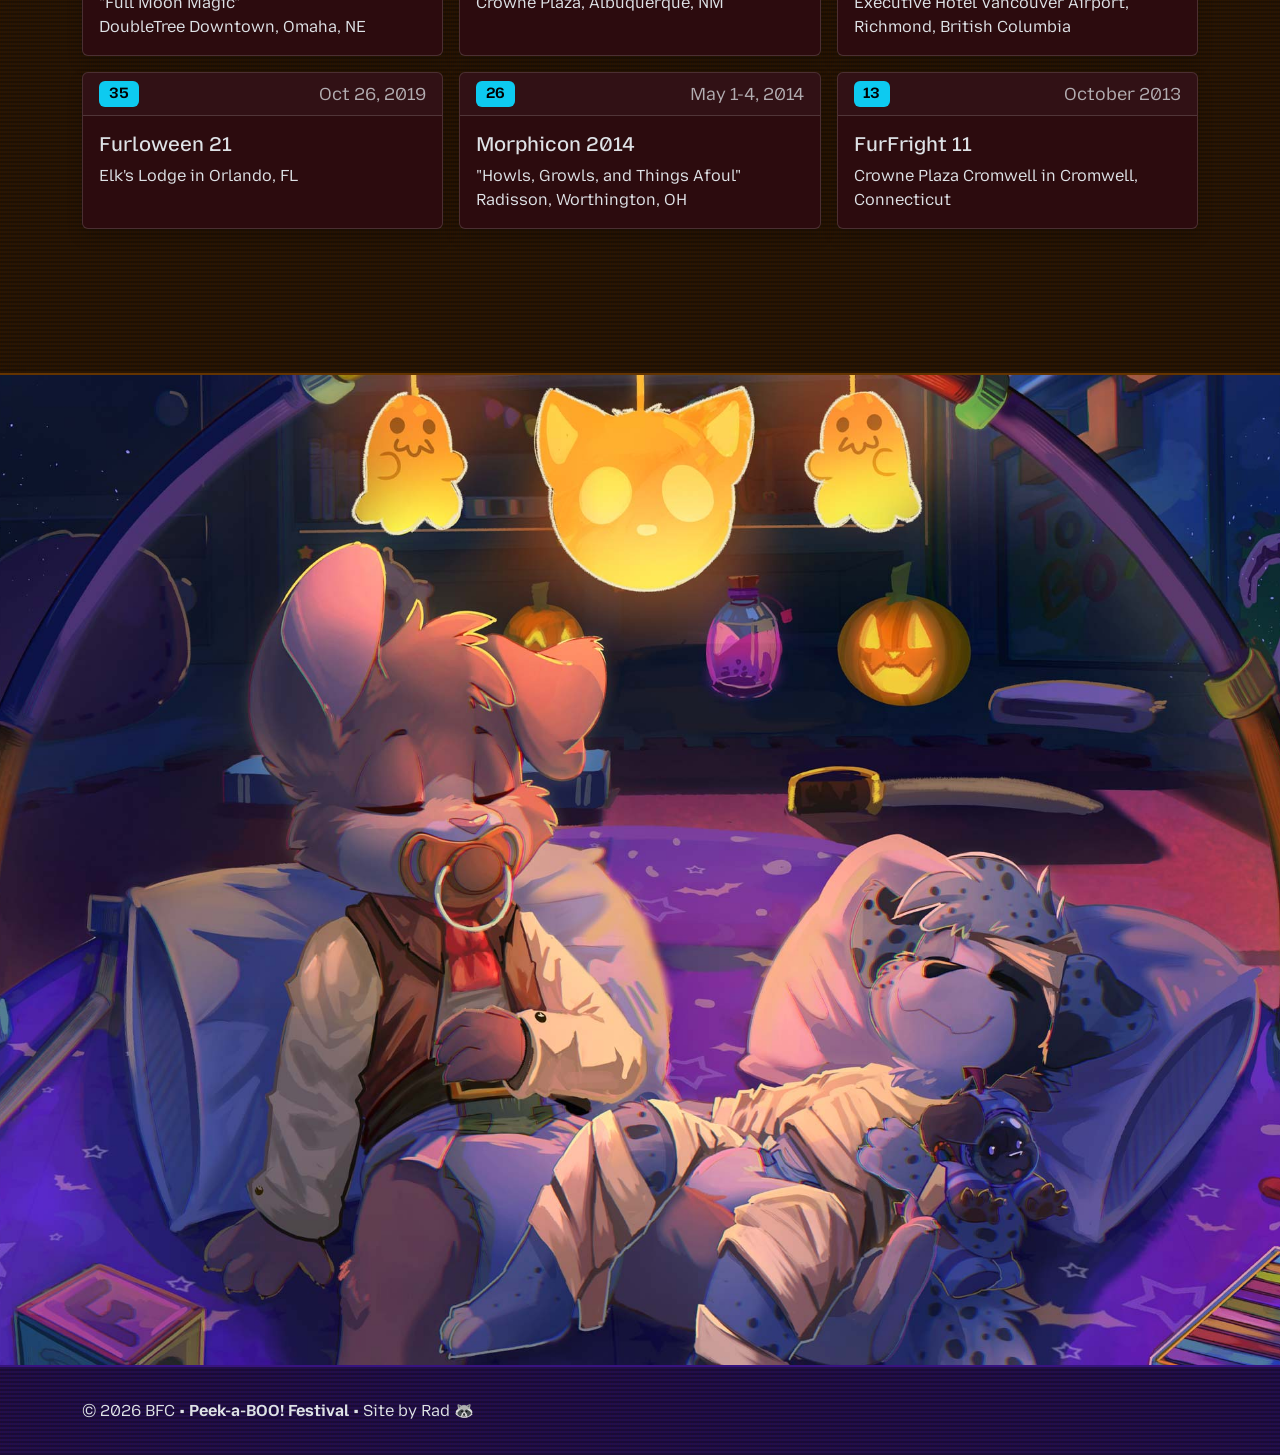
<file: cards/index.htm>
<!DOCTYPE html>
<!--
THERE ARE NO INTENDED HINTS IN CODE
PLEASE PARTICIPATE WITHOUT CHEATING
AND, WOW YOU ARE CUTE! NICE OUTFIT!
-->
<html lang="en" data-bs-theme="dark">

<head>
    <meta charset="utf-8">
    <meta http-equiv="X-UA-Compatible" content="IE=edge">
    <meta name="viewport" content="width=device-width, initial-scale=1, shrink-to-fit=no">
    <meta name="robots" content="noindex, nofollow">
    <meta property="og:title" content="Art Postcards &bull; G.H.O.S.T.">
    <meta property="og:url" content="https://ghost.babyfurcon.com/cards/">
    <meta property="og:image" content="https://ghost.babyfurcon.com/assets/images/ghost1.png">
    <meta property="og:type" content="website">

    <title>Art Postcards &bull; G.H.O.S.T.</title>
    <link href="../assets/packages/bootstrap.min.css" rel="stylesheet">
    <link href="../assets/style.css" rel="stylesheet">
    <link href="../assets/images/site-icon.png" rel="icon" sizes="192x192">
    <link href="../assets/images/site-icon-apple.png" rel="apple-touch-icon">
    <script src="../assets/packages/jquery.min.js"></script>
    <script src="../assets/packages/bootstrap.bundle.min.js"></script>
    <script src="../assets/packages/sortable.min.js"></script>
    <script src="../assets/packages/jquery.flip.min.js"></script>
    <script src="../assets/common.js"></script>
</head>

<body class="scanlines bg-primary-subtle">
    <header class="py-1 sticky-top shadow scanlines bg-primary-subtle border-bottom border-primary-subtle border-2">
        <div class="container">
            <nav class="navbar navbar-expand-md">
                <div class="container-fluid ghost-font ghost-glow">
                    <a class="navbar-brand fs-4 fw-bold text-wrap" href="../">
                        G.H.O.S.T.
                    </a>
                    <button class="navbar-toggler" type="button" data-bs-toggle="collapse" data-bs-target="#main-nav" aria-controls="main-nav" aria-expanded="false" aria-label="Toggle navigation">
                        <small>Navigation</small>
                    </button>
                    <div class="collapse navbar-collapse justify-content-end" id="main-nav">
                        <ul class="navbar-nav" id="main-nav-list">
                            <li class="nav-item">
                                <a href="../" class="nav-link">Home</a>
                            </li>
                            <li class="nav-item">
                                <a href="../notes/" class="nav-link">Field Notes</a>
                            </li>
                            <li class="nav-item d-none" id="secret-guide">
                                <a href="../guide/" class="nav-link">Guide</a>
                            </li>
                            <li class="nav-item d-none" id="secret-cards">
                                <a href="../cards/" class="nav-link">Postcards</a>
                            </li>
                            <li class="nav-item d-none" id="friendship">
                                <a href="../proof/" class="nav-link">Friendship Card</a>
                            </li>
                            <li class="nav-item d-none" id="ceremony">
                                <a href="../ceremony/" class="nav-link">Ceremony</a>
                            </li>
                        </ul>
                    </div>
                </div>
            </nav>
        </div>
    </header>
    <div id="ghostsGuide" class="py-5">
        <div class="container">
            <div class="row">
                <div class="col-lg-10 col-xl-8 mx-auto text-center">
                    <div class="mb-5">
                        <h2 class="display-2 ghost-font ghost-glow">Art Postcards</h2>
                        <hr class="border border-2 opacity-100 border-primary-subtle">
                        <p class="fs-5 ghost-font">
                            The art postcards created for the <span class="ghost-glow">Peek-a-BOO! Festival</span>.
                        </p>
                    </div>
                    <div class="row row-cols-4 g-1 g-md-1" id="postcards">
                        <div class="col shadow-sm">
                            <div class="art-postcard">
                                <div class="front">
                                    <img src="../assets/cards/front-01-tavi-harvest.png" class="img-fluid rounded card-hover">
                                </div>
                                <div class="back">
                                    <img src="../assets/cards/back-01.png" class="img-fluid rounded card-hover">
                                </div>
                            </div>
                        </div>
                        <div class="col shadow-sm">
                            <div class="art-postcard">
                                <div class="front">
                                    <img src="../assets/cards/front-02-kircai-festival.png" class="img-fluid rounded card-hover">
                                </div>
                                <div class="back">
                                    <img src="../assets/cards/back-02.png" class="img-fluid rounded card-hover">
                                </div>
                            </div>
                        </div>
                        <div class="col shadow-sm">
                            <div class="art-postcard">
                                <div class="front">
                                    <img src="../assets/cards/front-03-akko-scarves.png" class="img-fluid rounded card-hover">
                                </div>
                                <div class="back">
                                    <img src="../assets/cards/back-03.png" class="img-fluid rounded card-hover">
                                </div>
                            </div>
                        </div>
                        <div class="col shadow-sm">
                            <div class="art-postcard">
                                <div class="front">
                                    <img src="../assets/cards/front-04-smokey-changing.png" class="img-fluid rounded card-hover">
                                </div>
                                <div class="back">
                                    <img src="../assets/cards/back-04.png" class="img-fluid rounded card-hover">
                                </div>
                            </div>
                        </div>
                        <div class="col shadow-sm">
                            <div class="art-postcard">
                                <div class="front">
                                    <img src="../assets/cards/front-05-madshy-cozy.png" class="img-fluid rounded card-hover">
                                </div>
                                <div class="back">
                                    <img src="../assets/cards/back-05.png" class="img-fluid rounded card-hover">
                                </div>
                            </div>
                        </div>
                        <div class="col shadow-sm">
                            <div class="art-postcard">
                                <div class="front">
                                    <img src="../assets/cards/front-06-paco-festival-night.png" class="img-fluid rounded card-hover">
                                </div>
                                <div class="back">
                                    <img src="../assets/cards/back-06.png" class="img-fluid rounded card-hover">
                                </div>
                            </div>
                        </div>
                        <div class="col shadow-sm">
                            <div class="art-postcard">
                                <div class="front">
                                    <img src="../assets/cards/front-07-moku-shirt.png" class="img-fluid rounded card-hover">
                                </div>
                                <div class="back">
                                    <img src="../assets/cards/back-07.png" class="img-fluid rounded card-hover">
                                </div>
                            </div>
                        </div>
                        <div class="col shadow-sm">
                            <div class="art-postcard">
                                <div class="front">
                                    <img src="../assets/cards/front-08-alby-onesie.png" class="img-fluid rounded card-hover">
                                </div>
                                <div class="back">
                                    <img src="../assets/cards/back-08.png" class="img-fluid rounded card-hover">
                                </div>
                            </div>
                        </div>
                        <div class="col shadow-sm">
                            <div class="art-postcard">
                                <div class="front">
                                    <img src="../assets/cards/front-09-paco-trickortreat.png" class="img-fluid rounded card-hover">
                                </div>
                                <div class="back">
                                    <img src="../assets/cards/back-09.png" class="img-fluid rounded card-hover">
                                </div>
                            </div>
                        </div>
                        <div class="col shadow-sm">
                            <div class="art-postcard">
                                <div class="front">
                                    <img src="../assets/cards/front-10-yookey-spooky.png" class="img-fluid rounded card-hover">
                                </div>
                                <div class="back">
                                    <img src="../assets/cards/back-10.png" class="img-fluid rounded card-hover">
                                </div>
                            </div>
                        </div>
                        <div class="col shadow-sm">
                            <div class="art-postcard">
                                <div class="front">
                                    <img src="../assets/cards/front-11-neas-nursery.png" class="img-fluid rounded card-hover">
                                </div>
                                <div class="back">
                                    <img src="../assets/cards/back-11.png" class="img-fluid rounded card-hover">
                                </div>
                            </div>
                        </div>
                        <div class="col shadow-sm">
                            <div class="art-postcard">
                                <div class="front">
                                    <img src="../assets/cards/front-12-tavi-tot.png" class="img-fluid rounded card-hover">
                                </div>
                                <div class="back">
                                    <img src="../assets/cards/back-12.png" class="img-fluid rounded card-hover">
                                </div>
                            </div>
                        </div>
                    </div>
                </div>
            </div>
        </div>
    </div>
    <script>
        if (!localStorage.getItem("cardsEnabled"))
            window.location.href = '../';

        var cards = document.querySelector('#postcards');
        for (var i = cards.children.length; i >= 0; i--) {
            cards.appendChild(cards.children[Math.random() * i | 0]);
        }
        new Sortable(postcards, { swap: true, swapClass: 'card-swap', animation: 150 });

        $(".art-postcard").flip({
            'trigger': 'manual'
        });

        $(".art-postcard").on("click", function () {
            $(this).flip('toggle');
        });
    </script>
</body>

</html>
</file>
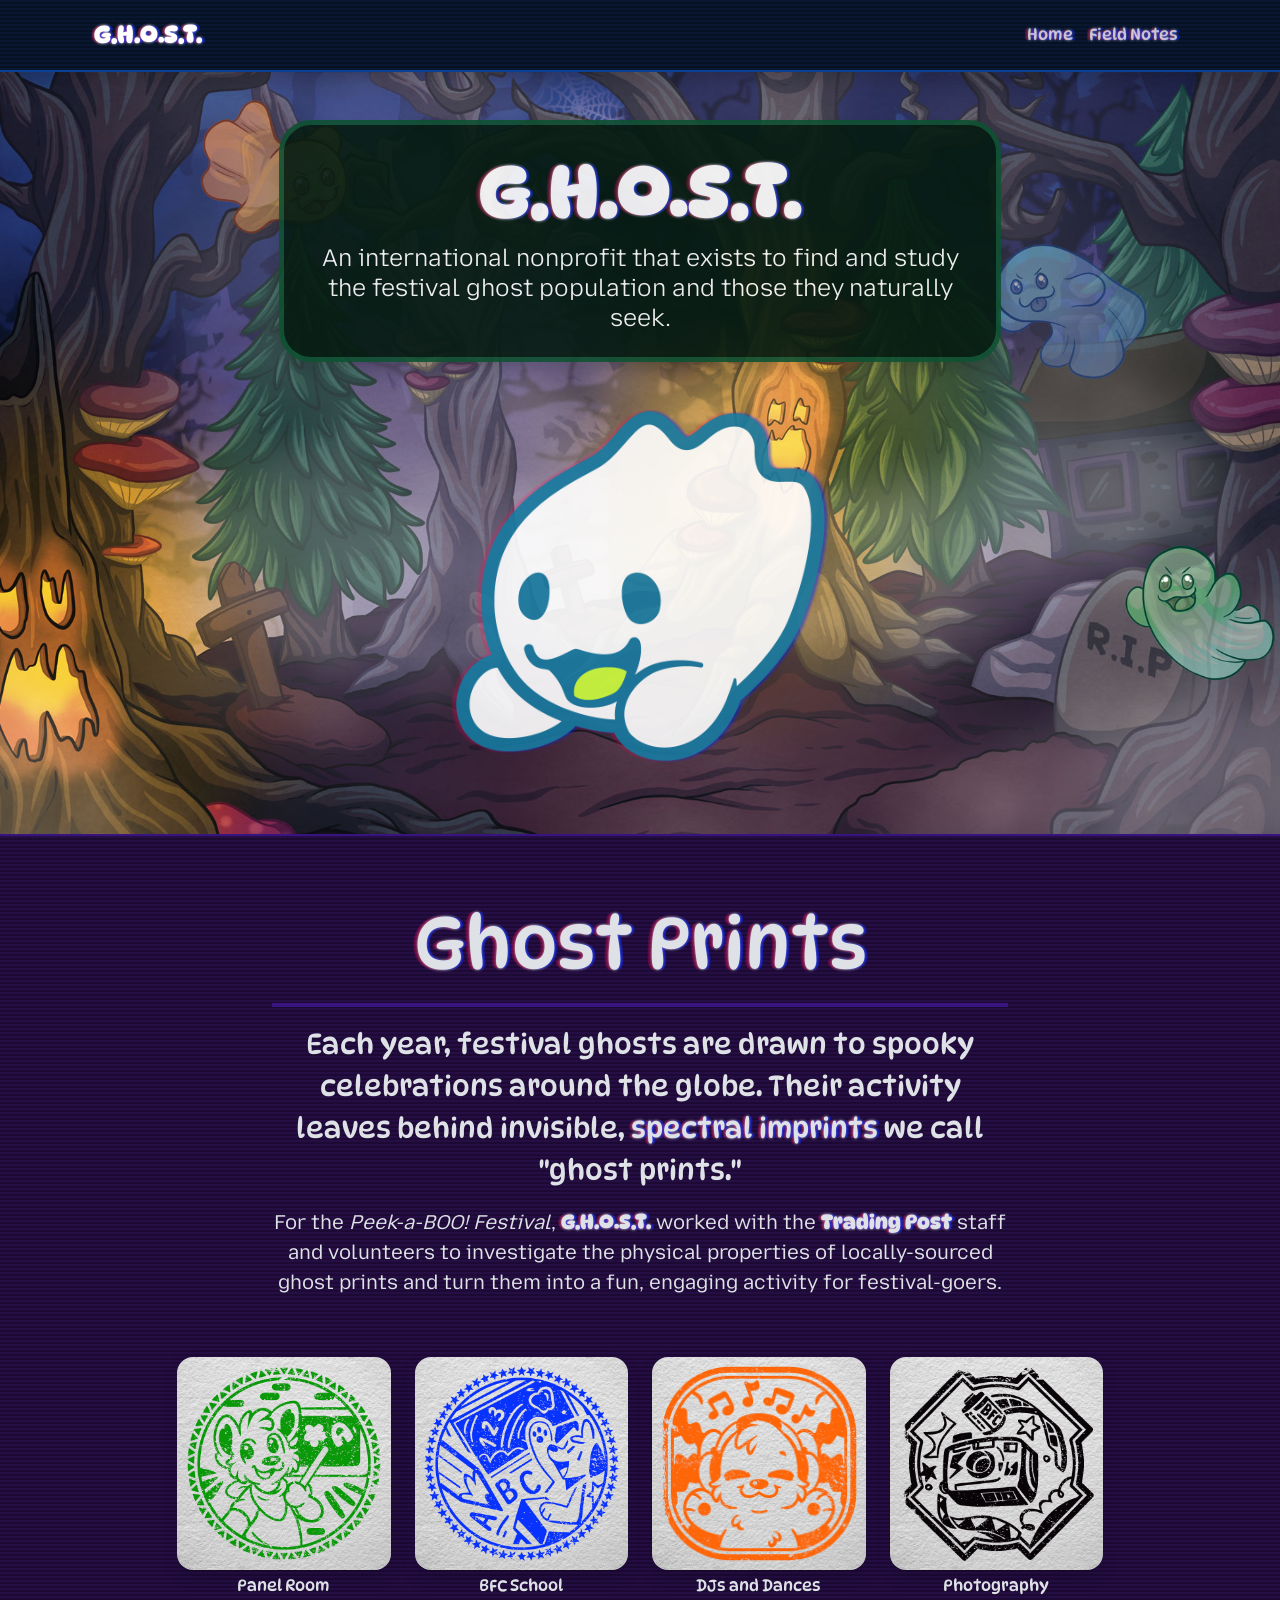
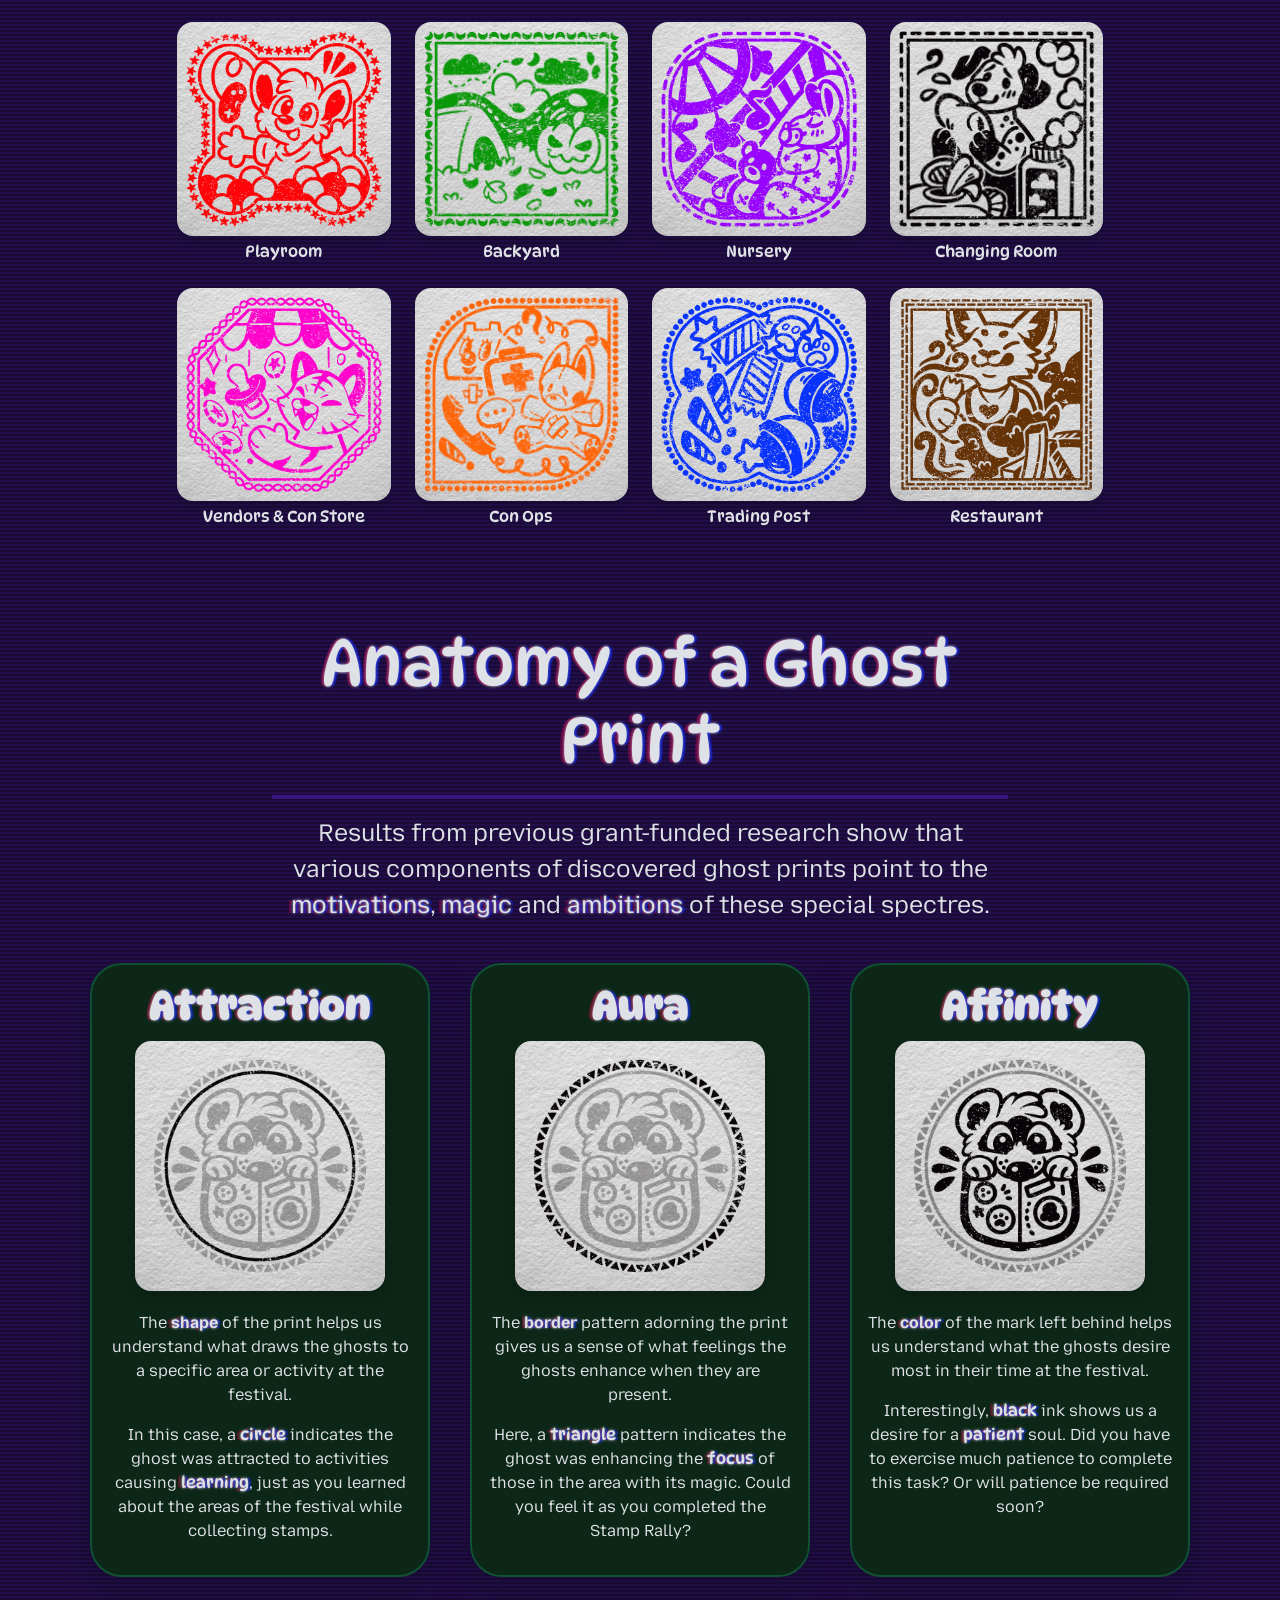
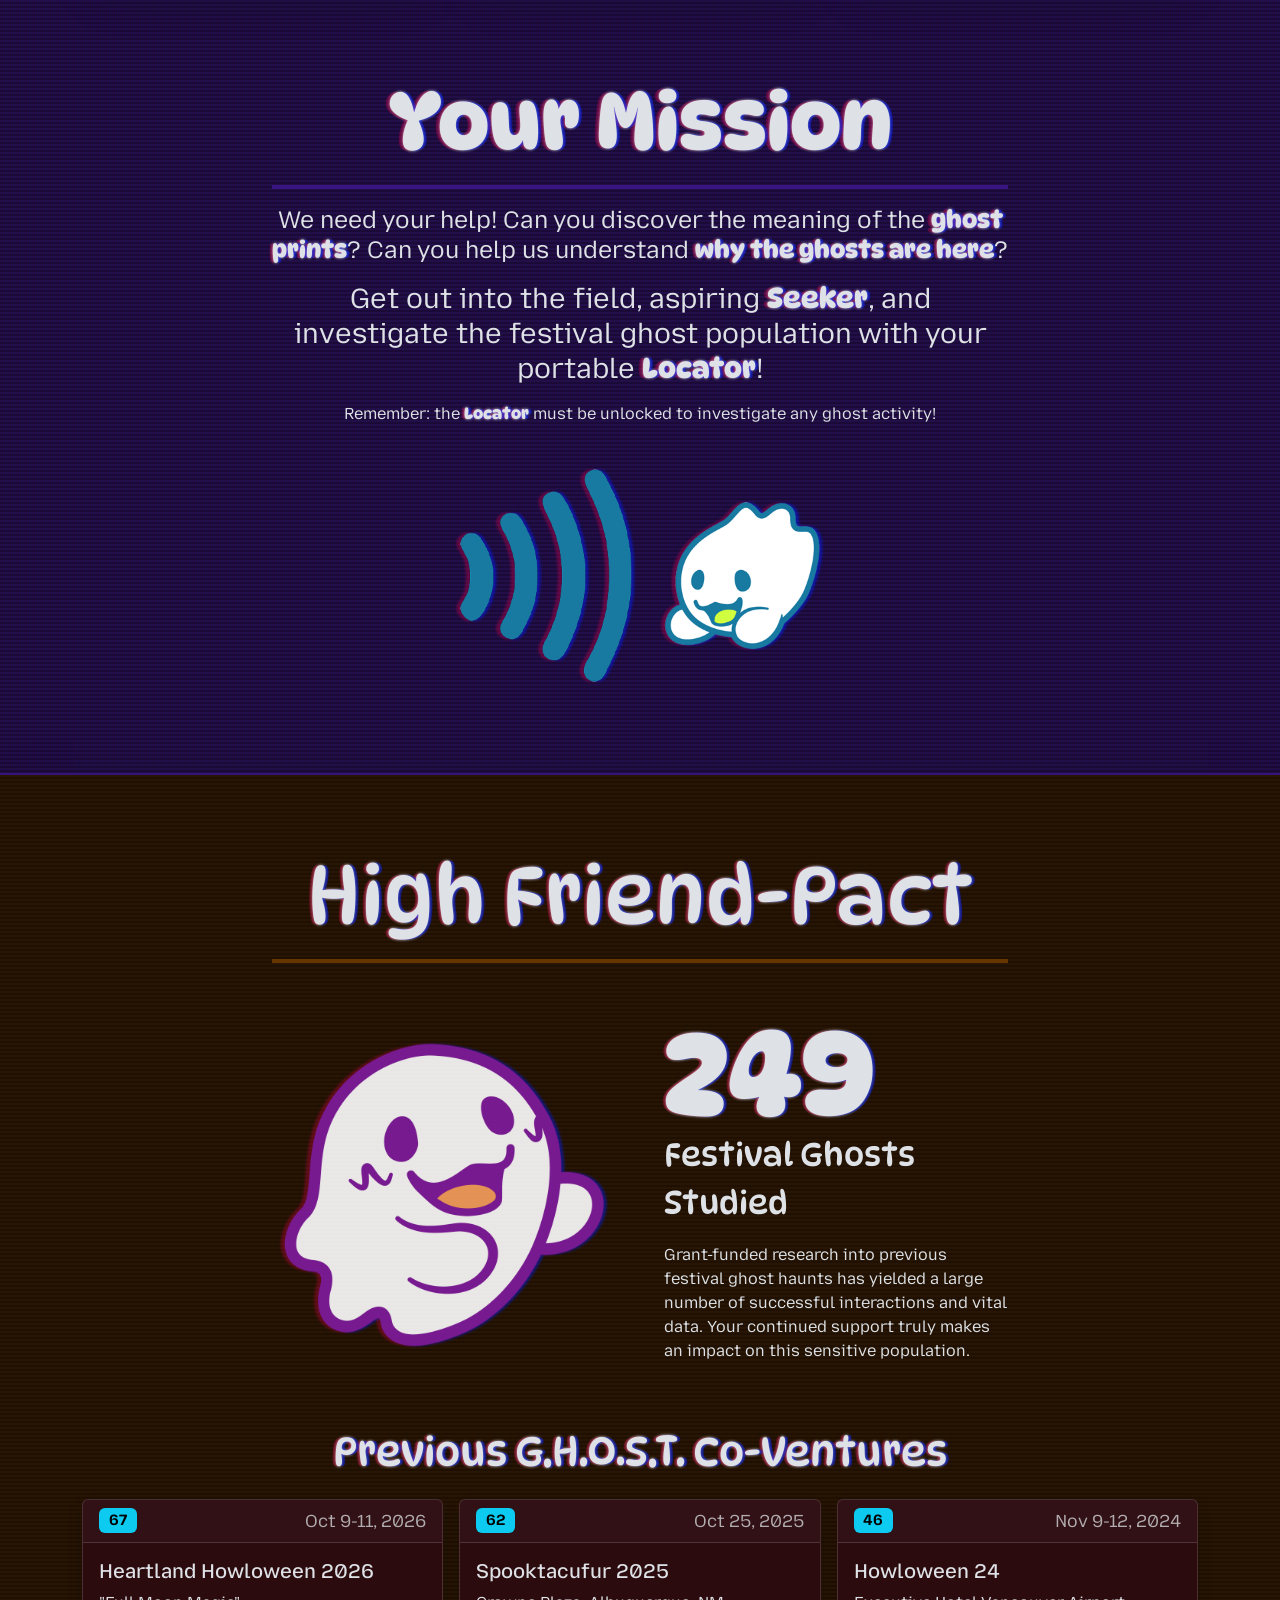
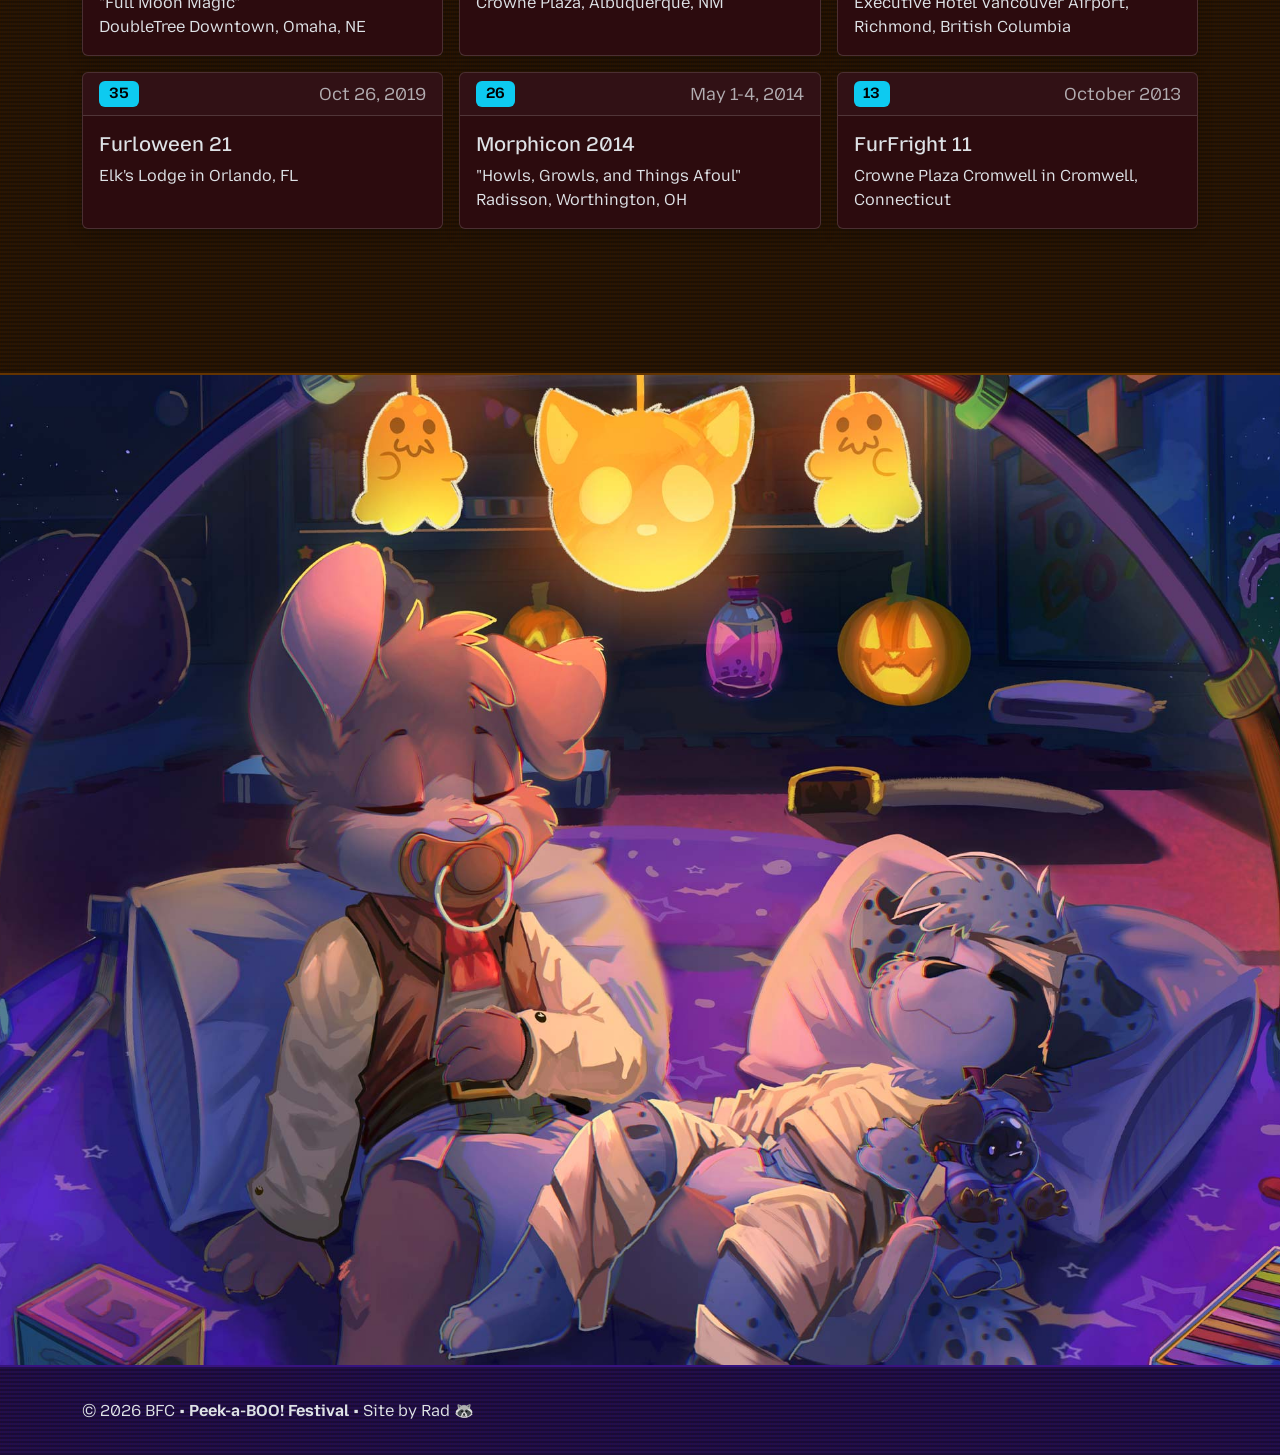
<file: ceremony/index.htm>
<!DOCTYPE html>
<!--
THERE ARE NO INTENDED HINTS IN CODE
PLEASE PARTICIPATE WITHOUT CHEATING
AND, WOW YOU ARE CUTE! NICE OUTFIT!
-->
<html lang="en" data-bs-theme="dark">

<head>
    <meta charset="utf-8">
    <meta http-equiv="X-UA-Compatible" content="IE=edge">
    <meta name="viewport" content="width=device-width, initial-scale=1, maximum-scale=1">
    <meta name="robots" content="noindex, nofollow">
    <meta property="og:title" content="Ceremomy &bull; G.H.O.S.T.">
    <meta property="og:url" content="https://ghost.babyfurcon.com/">
    <meta property="og:image" content="https://ghost.babyfurcon.com/assets/images/ghost1.png">
    <meta property="og:type" content="website">

    <title>Ceremony &bull; G.H.O.S.T.</title>
    <link href="../assets/packages/bootstrap.min.css" rel="stylesheet">
    <link href="../assets/style.css" rel="stylesheet">
    <link href="../assets/images/site-icon.png" rel="icon" sizes="192x192">
    <link href="../assets/images/site-icon-apple.png" rel="apple-touch-icon">
    <script src="../assets/packages/jquery.min.js"></script>
    <script src="../assets/packages/bootstrap.bundle.min.js"></script>
    <script src="../assets/common.js"></script>
</head>

<body class="scanlines theme-purple">
    <a href="#content" class="visually-hidden-focusable">Skip to Main Content</a>

    <header class="py-1 sticky-top shadow scanlines bg-primary-subtle border-bottom border-primary-subtle border-2">
        <div class="container">
            <nav class="navbar navbar-expand-md">
                <div class="container-fluid ghost-font ghost-glow">
                    <a class="navbar-brand fs-4 fw-bold text-wrap" href="../">
                        G.H.O.S.T.
                    </a>
                    <button class="navbar-toggler" type="button" data-bs-toggle="collapse" data-bs-target="#main-nav" aria-controls="main-nav" aria-expanded="false" aria-label="Toggle navigation">
                        <small>Navigation</small>
                    </button>
                    <div class="collapse navbar-collapse justify-content-end" id="main-nav">
                        <ul class="navbar-nav" id="main-nav-list">
                            <li class="nav-item">
                                <a href="../" class="nav-link">Home</a>
                            </li>
                            <li class="nav-item">
                                <a href="../notes/" class="nav-link">Field Notes</a>
                            </li>
                            <li class="nav-item d-none" id="secret-guide">
                                <a href="../guide/" class="nav-link">Guide</a>
                            </li>
                            <li class="nav-item d-none" id="secret-cards">
                                <a href="../cards/" class="nav-link">Postcards</a>
                            </li>
                            <li class="nav-item d-none" id="friendship">
                                <a href="../proof/" class="nav-link">Friendship Card</a>
                            </li>
                            <li class="nav-item d-none" id="ceremony">
                                <a href="../ceremony/" class="nav-link">Ceremony</a>
                            </li>
                        </ul>
                    </div>
                </div>
            </nav>
        </div>
    </header>
    <div class="py-4 py-md-5" style="border-bottom: 2px solid #381480;">
        <div class="container">
            <div class="row">
                <div class="col-md-7 mx-auto mb-3 mb-md-5 text-center px-3">
                    <h2 class="display-2 ghost-font ghost-glow">Induction Rites</h2>
                    <hr class="border border-2 opacity-100 border-purple">
                    <p class="fs-3 ghost-font lh-sm text-sm-start">
                        Congratulations <span class="ghost-glow" id="playerName">Seeker</span>! Your application has been <span class="ghost-glow">approved</span> and you've been invited to join <span class="ghost-glow">G.H.O.S.T.</span>!
                    </p>
                    <p class="fs-5 lh-sm text-sm-start">
                        Below is our <b>Ceremony Schedule</b> for this weekend. Please arrive <b class="ghost-glow">5 minutes early</b> and be ready to show your BFC Registration Badge for entry.
                    </p>
                </div>
            </div>
            <div class="row row-cols-2 row-cols-lg-4 g-4 text-center mb-5 justify-content-center px-3">
                <div class="col">
                    <div class="card h-100 shadow">
                        <div class="card-header bg-primary-subtle">Fri, Oct 30</div>
                        <div class="card-body p-2">
                            <div class="fs-3 lh-sm">4:30pm</div>
                            <div class="card-subtitle">Trading Post</div>
                        </div>
                    </div>
                </div>
                <div class="col">
                    <div class="card h-100 shadow">
                        <div class="card-header bg-primary-subtle">Fri, Oct 30</div>
                        <div class="card-body p-2">
                            <div class="fs-3 lh-sm">9:30pm</div>
                            <div class="card-subtitle">Trading Post</div>
                        </div>
                    </div>
                </div>
                <div class="col">
                    <div class="card h-100 shadow">
                        <div class="card-header bg-danger-subtle">Sat, Oct 31</div>
                        <div class="card-body p-2">
                            <div class="fs-3 lh-sm">10am</div>
                            <div class="card-subtitle">Trading Post</div>
                        </div>
                    </div>
                </div>
                <div class="col">
                    <div class="card h-100 shadow">
                        <div class="card-header bg-danger-subtle">Sat, Oct 31</div>
                        <div class="card-body p-2">
                            <div class="fs-3 lh-sm">1pm</div>
                            <div class="card-subtitle">Trading Post</div>
                        </div>
                    </div>
                </div>
                <div class="col">
                    <div class="card h-100 shadow">
                        <div class="card-header bg-danger-subtle">Sat, Oct 31</div>
                        <div class="card-body p-2">
                            <div class="fs-3 lh-sm">6pm</div>
                            <div class="card-subtitle">Trading Post</div>
                        </div>
                    </div>
                </div>
                <div class="col">
                    <div class="card h-100 shadow">
                        <div class="card-header bg-danger-subtle">Sat, Oct 31</div>
                        <div class="card-body p-2">
                            <div class="fs-3 lh-sm">9:30pm</div>
                            <div class="card-subtitle">Trading Post</div>
                        </div>
                    </div>
                </div>
                <div class="col">
                    <div class="card h-100 shadow">
                        <div class="card-header bg-danger-subtle">Sat, Oct 31</div>
                        <div class="card-body p-2">
                            <div class="fs-3 lh-sm">11pm</div>
                            <div class="card-subtitle">Trading Post</div>
                        </div>
                    </div>
                </div>
                <div class="col">
                    <div class="card h-100 shadow">
                        <div class="card-header bg-warning-subtle">Sun, Nov 1</div>
                        <div class="card-body p-2">
                            <div class="fs-3 lh-sm">10am</div>
                            <div class="card-subtitle">Trading Post</div>
                        </div>
                    </div>
                </div>
                <div class="col">
                    <div class="card h-100 shadow">
                        <div class="card-header bg-warning-subtle">Sun, Nov 1</div>
                        <div class="card-body p-2">
                            <div class="fs-3 lh-sm">1pm</div>
                            <div class="card-subtitle">Trading Post</div>
                        </div>
                    </div>
                </div>
                <div class="col">
                    <div class="card h-100 shadow">
                        <div class="card-header bg-warning-subtle">Sun, Nov 1</div>
                        <div class="card-body p-2">
                            <div class="fs-3 lh-sm">3pm</div>
                            <div class="card-subtitle">Trading Post</div>
                        </div>
                    </div>
                </div>
                <div class="col">
                    <div class="card h-100 shadow">
                        <div class="card-header bg-warning-subtle">Sun, Nov 1</div>
                        <div class="card-body p-2">
                            <div class="fs-3 lh-sm">5:30pm</div>
                            <div class="card-subtitle">Trading Post</div>
                        </div>
                    </div>
                </div>
                <div class="col">
                    <div class="card h-100 shadow">
                        <div class="card-header bg-warning-subtle">Sun, Nov 1</div>
                        <div class="card-body p-2">
                            <div class="fs-3 lh-sm">9:30pm</div>
                            <div class="card-subtitle">Trading Post</div>
                        </div>
                    </div>
                </div>
            </div>
        </div>
    </div>
    <section class="bg-dark shadow" id="footer"></section>
    <footer class="site-footer scanlines py-4 theme-purple border-top border-purple border-2">
        <div class="container">
            <p class="my-2">
                &copy; 2026 BFC &bull; <b>Peek-a-BOO! Festival</b> &bull; Site by Rad 🦝
            </p>
        </div>
    </footer>
    <script>
        $(function () {
            var friendKey = localStorage.getItem("newFriend");
            if (friendKey == null) window.location.href = '../';
            var playerName = localStorage.getItem("preferredName");
            if (playerName == null) window.location.href = '../';
            $("#playerName").html(playerName);
        })
    </script>
</body>

</html>
</file>
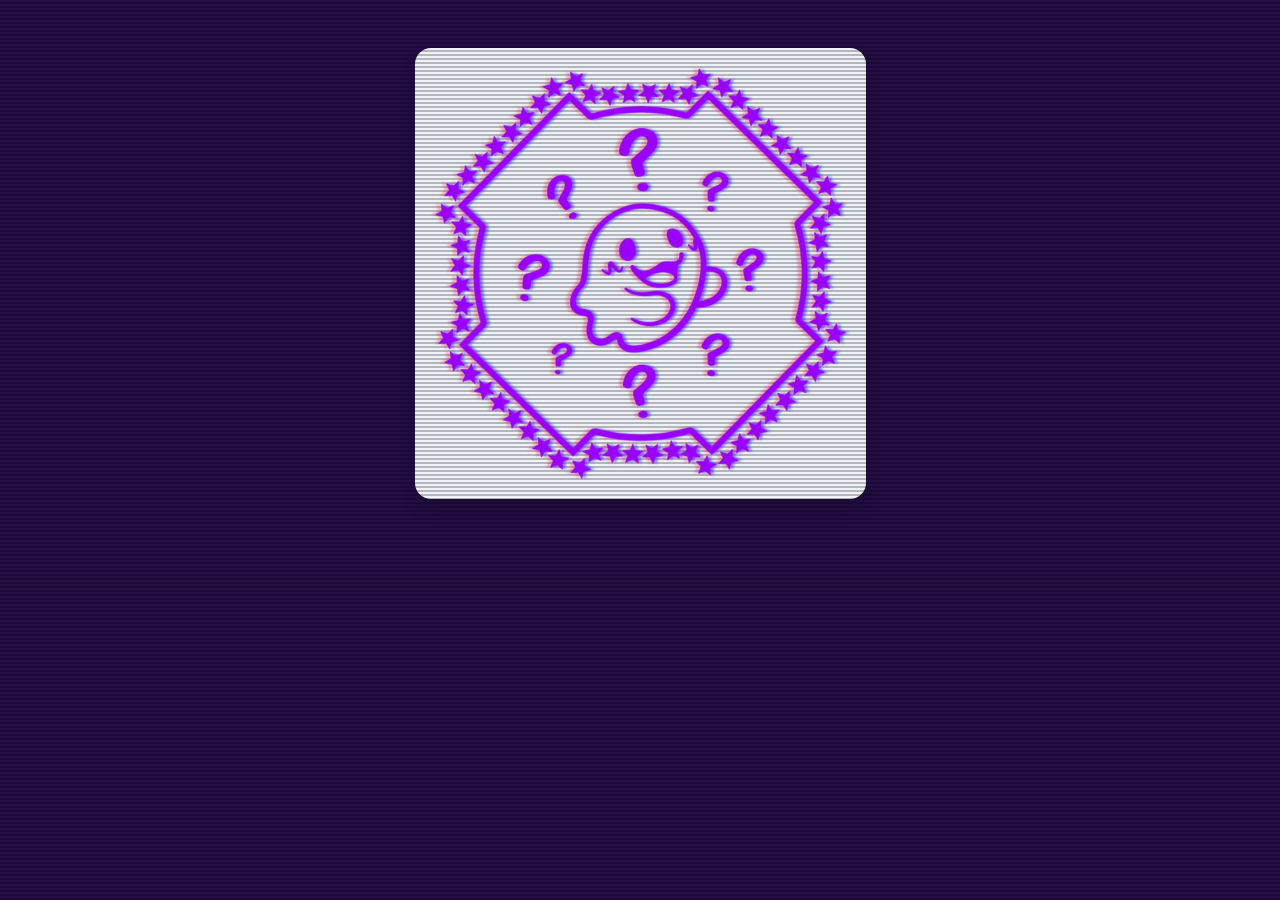
<file: encounter/index.htm>
<!DOCTYPE html>
<!--
THERE ARE NO INTENDED HINTS IN CODE
PLEASE PARTICIPATE WITHOUT CHEATING
AND, WOW YOU ARE CUTE! NICE OUTFIT!
-->
<html lang="en" data-bs-theme="dark">

<head>
    <meta charset="utf-8">
    <meta http-equiv="X-UA-Compatible" content="IE=edge">
    <meta name="viewport" content="width=device-width, initial-scale=1, maximum-scale=1">
    <meta name="robots" content="noindex, nofollow">
    <meta property="og:title" content="Encounter &bull; G.H.O.S.T.">
    <meta property="og:url" content="https://ghost.babyfurcon.com/encounter/">
    <meta property="og:image" content="https://ghost.babyfurcon.com/assets/images/ghost1.png">
    <meta property="og:type" content="website">

    <title>Encounter &bull; G.H.O.S.T.</title>
    <link href="../assets/packages/bootstrap.min.css" rel="stylesheet">
    <link href="../assets/style.css" rel="stylesheet">
    <link href="../assets/images/site-icon.png" rel="icon" sizes="192x192">
    <link href="../assets/images/site-icon-apple.png" rel="apple-touch-icon">
    <script src="../assets/packages/jquery.min.js"></script>
    <script src="../assets/packages/bootstrap.bundle.min.js"></script>
    <script src="../assets/common.js"></script>
    <script src="../assets/prints.js"></script>
</head>

<body class="scanlines theme-purple">
    <div class="container py-5 text-center">
        <div class="row text-center mb-4 blur-in">
            <div class="col-md-5 mx-auto">
                <div id="gutter" class="p-3 mb-3 rounded-4 border-4 border-dark shadow scanlines blur-in d-none">
                    <img src="#" class="img-fluid scanlines-image" id="ghostPrint">
                </div>
                <div class="row g-2 row-cols-3 mb-3 blur-in d-none" id="friendship">
                    <div class="col">
                        <label for="qual1" class="fs-5 mb-1 ghost-glow">Attraction</label>
                        <select name="Attraction" class="form-control form-control-lg shadow scanlines-image" id="qual1">
                            <option></option>
                            <option>Aid</option>
                            <option>Burning</option>
                            <option>Cameras</option>
                            <option>Danger</option>
                            <option>Laughter</option>
                            <option>Learning</option>
                            <option>Music</option>
                            <option>Scents</option>
                            <option>Shopping</option>
                            <option>Silence</option>
                            <option>Splashing</option>
                            <option>Surprise</option>
                        </select>
                    </div>
                    <div class="col">
                        <label for="qual2" class="fs-5 mb-1 ghost-glow">Aura</label>
                        <select name="Aura" class="form-control form-control-lg shadow scanlines-image" id="qual2">
                            <option></option>
                            <option>Ambition</option>
                            <option>Anxiety</option>
                            <option>Clarity</option>
                            <option>Comfort</option>
                            <option>Confidence</option>
                            <option>Curiosity</option>
                            <option>Focus</option>
                            <option>Gratitude</option>
                            <option>Hope</option>
                            <option>Imagination</option>
                            <option>Purpose</option>
                            <option>Satisfaction</option>
                        </select>
                    </div>
                    <div class="col">
                        <label for="qual3" class="fs-5 mb-1 ghost-glow">Affinity</label>
                        <select name="Affinity" class="form-control form-control-lg shadow scanlines-image" id="qual3">
                            <option></option>
                            <option>Adventurous</option>
                            <option>Brave</option>
                            <option>Creative</option>
                            <option>Generous</option>
                            <option>Humble</option>
                            <option>Intelligent</option>
                            <option>Kind</option>
                            <option>Loud</option>
                            <option>Patient</option>
                            <option>Practical</option>
                            <option>Silly</option>
                            <option>Spontaneous</option>
                        </select>
                    </div>
                </div>
                <div id="lastBlur" class="d-none blur-in">
                    <div class="btn btn-lg btn-block btn-info blur-in" id="identify">
                        Identify Ghost
                    </div>
                    <div id="attemptsRemaining" class="print-submit-appear mt-2" style="visibility: hidden; font-size: 0.8em;"></div>
                </div>
            </div>
        </div>
    </div>
    <script>
        $(function () {
            checkAttempts();
            $("select").prop("selectedIndex", 0);

            var ghostPrintVal = getFriend();
            friend = ghostFriends.find(x => x.key == ghostPrintVal);
            $("#ghostPrint").attr("src", `../assets/prints/${friend.print}`);
            $("#gutter").addClass(friend.bgClass);

            setTimeout(() => { $("#gutter").removeClass("d-none"); }, 1000);
            setTimeout(() => { $("#friendship").removeClass("d-none"); }, 4000);
            setTimeout(() => { $("#lastBlur").removeClass("d-none"); }, 8000);

            $("#identify").on("click", function () {
                var attr = $("#qual1").val();
                var aura = $("#qual2").val();
                var affi = $("#qual3").val();

                if (attr == "") {
                    $("#qual1").addClass("border-danger");
                    return false;
                }
                if (aura == "") {
                    $("#qual2").addClass("border-danger");
                    return false;
                }
                if (affi == "") {
                    $("#qual3").addClass("border-danger");
                    return false;
                }

                if (friend.attr == attr && friend.aura == aura && friend.affi == affi) {
                    localStorage.setItem("newFriend", friend.key);
                    window.location.href = '../bond/';
                }
                else loseAttempt();
            })
        })

        function getFriend() {
            var friendKey = localStorage.getItem("ghostFriend");
            if (friendKey != null) return friendKey;
            return setFriend();
        }

        function setFriend() {
            var friendCount = ghostFriends.length;
            var randomFriend = randomVal(1, friendCount);
            localStorage.setItem("ghostFriend", randomFriend);
            localStorage.setItem("attemptsLeft", maxAttempts);
            return randomFriend;
        }

        function loseAttempt() {
            var attemptsLeft = parseInt(localStorage.getItem("attemptsLeft"));
            attemptsLeft--;
            localStorage.setItem("attemptsLeft", attemptsLeft);
            checkAttempts();
        }

        function checkAttempts() {
            if (localStorage.getItem("newFriend") != null) {
                window.location.href = '../bond/';
            }

            var attemptsLeft = parseInt(localStorage.getItem("attemptsLeft"));
            if (attemptsLeft == NaN || attemptsLeft <= 0) {
                localStorage.removeItem("ghostFriend");
                localStorage.removeItem("attemptsLeft");
                location.reload();
            }
            if (attemptsLeft < maxAttempts) {
                $("#attemptsRemaining").css('visibility', 'visible')
                    .html(`Attempts Remaining: ${attemptsLeft}`);
            }
        }
    </script>
</body>

</html>
</file>
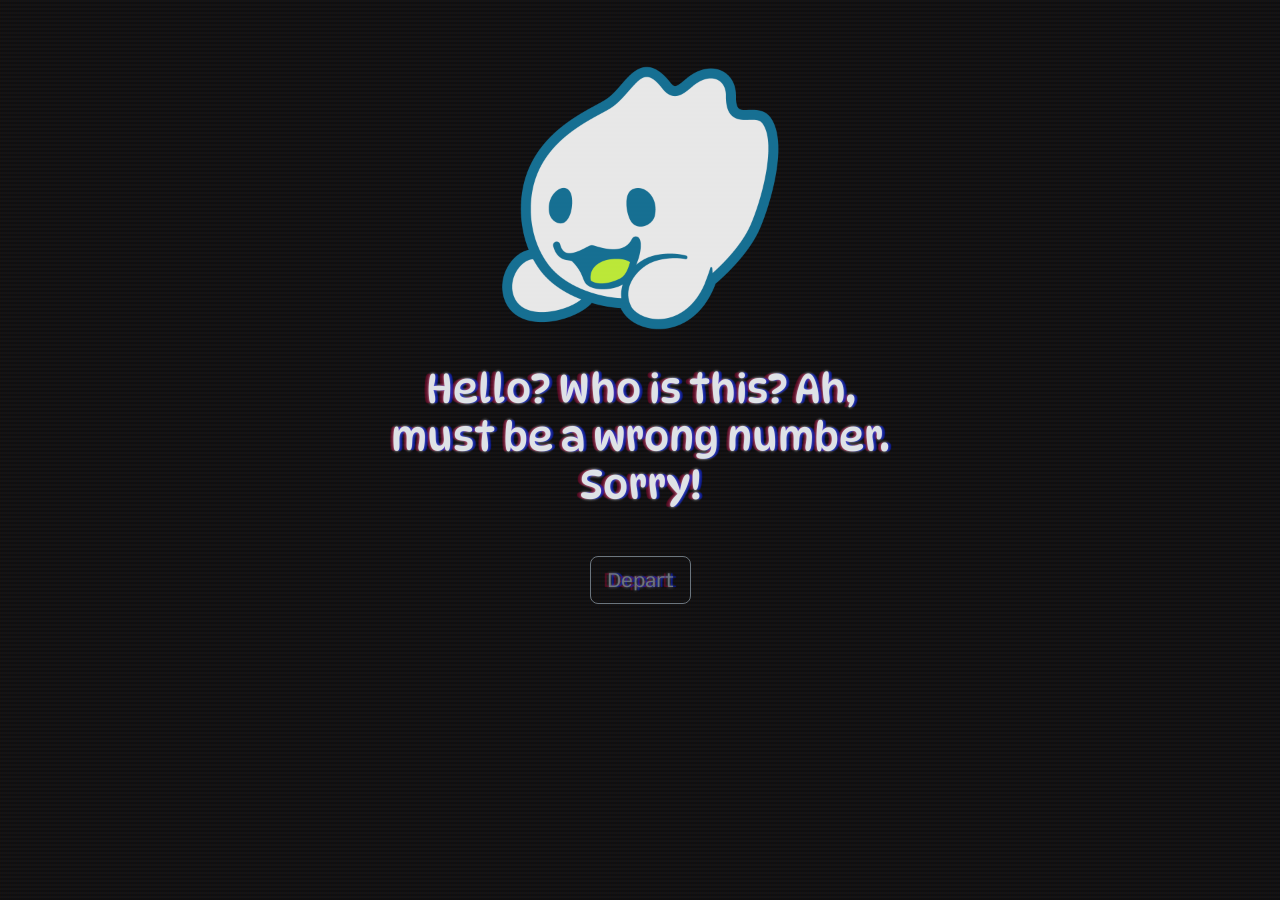
<file: ghost/index.htm>
<!DOCTYPE html>
<!--
THERE ARE NO INTENDED HINTS IN CODE
PLEASE PARTICIPATE WITHOUT CHEATING
AND, WOW YOU ARE CUTE! NICE OUTFIT!
-->
<html lang="en" data-bs-theme="dark">

<head>
    <meta charset="utf-8">
    <meta http-equiv="X-UA-Compatible" content="IE=edge">
    <meta name="viewport" content="width=device-width, initial-scale=1, maximum-scale=1">
    <meta name="robots" content="noindex, nofollow">
    <meta property="og:title" content="Festival Ghost &bull; G.H.O.S.T.">
    <meta property="og:url" content="https://ghost.babyfurcon.com/ghost/">
    <meta property="og:image" content="https://ghost.babyfurcon.com/assets/images/ghost1.png">
    <meta property="og:type" content="website">

    <title>Festival Ghost &bull; G.H.O.S.T.</title>
    <link href="../assets/packages/bootstrap.min.css" rel="stylesheet">
    <link href="../assets/style.css" rel="stylesheet">
    <link href="../assets/images/site-icon.png" rel="icon" sizes="192x192">
    <link href="../assets/images/site-icon-apple.png" rel="apple-touch-icon">
    <script src="../assets/packages/jquery.min.js"></script>
    <script src="../assets/packages/bootstrap.bundle.min.js"></script>
    <script src="../assets/common.js"></script>
    <script src="../assets/ghosts.js"></script>
</head>

<body class="scanlines">
    <div class="container py-5">
        <div class="row text-center">
            <div class="col-md-6 mx-auto">
                <div id="gutter" class="px-3">
                    <p class="sway">
                        <img src="../assets/ghosts/ghost1.png" width="300" class="img-fluid blur-in" id="ghostSpeaker">
                    </p>
                    <h1 class="ghost-glow mb-5 blur-in" id="ghostMessage">
                        <span id="ghostClue"></span>
                    </h1>
                    <div class="btn btn-outline-secondary btn-lg ghost-glow blur-in" id="closeButton">Depart</div>
                </div>
            </div>
        </div>
    </div>
    <script>
        $(function () {
            $("#closeButton").on("click", function () {
                window.close();
            });

            const params = new Proxy(new URLSearchParams(window.location.search), {
                get: (searchParams, prop) => searchParams.get(prop),
            });
            var ghostKey = params.key;
            foundGhost = ghostData.find(x => x.key === ghostKey);
            if (foundGhost == null || foundGhost == undefined) {
                $("#ghostClue").html("Hello? Who is this? Ah, must be a wrong number. Sorry!");
                return;
            }

            $("#ghostClue").html(foundGhost.clue);
            if (foundGhost.ghost != "") {
                $("#ghostSpeaker").attr("src", `../assets/ghosts/${foundGhost.ghost}`);
            }

            const postcardKeys = ['j0zjj2dt', '', '70d22px4', 'xde2xo8f'];
            if (postcardKeys.find(x => x == foundGhost.key)) {
                localStorage.setItem("cardsEnabled", true);
            }

            updateStoredClues(ghostKey);
        })

        function updateStoredClues(newClue) {
            if (newClue == null) return;

            var cluesFound = localStorage.getItem("cluesFound");
            var cluesFoundArray = JSON.parse(cluesFound);
            if (cluesFound == null) cluesFoundArray = [];

            if (!cluesFoundArray.find(x => x == newClue)) {
                cluesFoundArray.push(newClue);
                var cluesFoundJson = JSON.stringify(cluesFoundArray);
                localStorage.setItem("cluesFound", cluesFoundJson);
            }
        }
    </script>
</body>

</html>
</file>
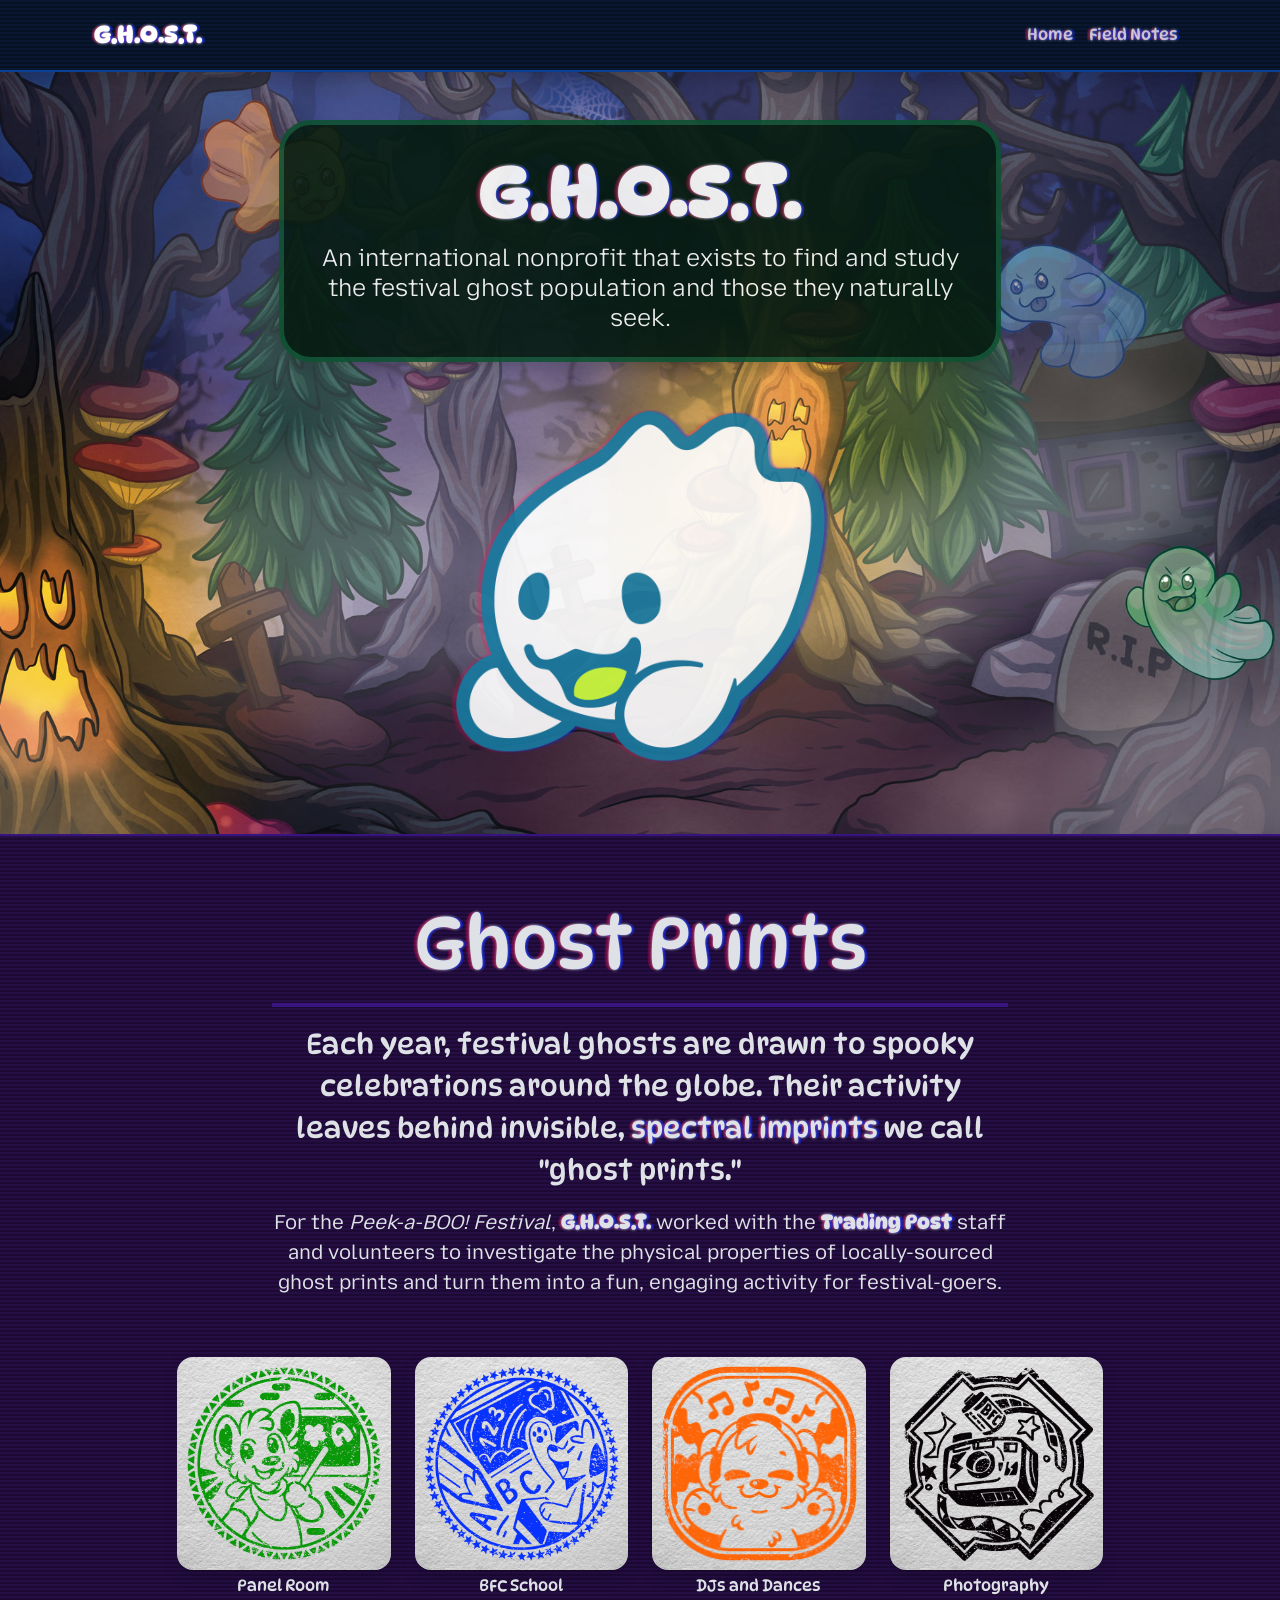
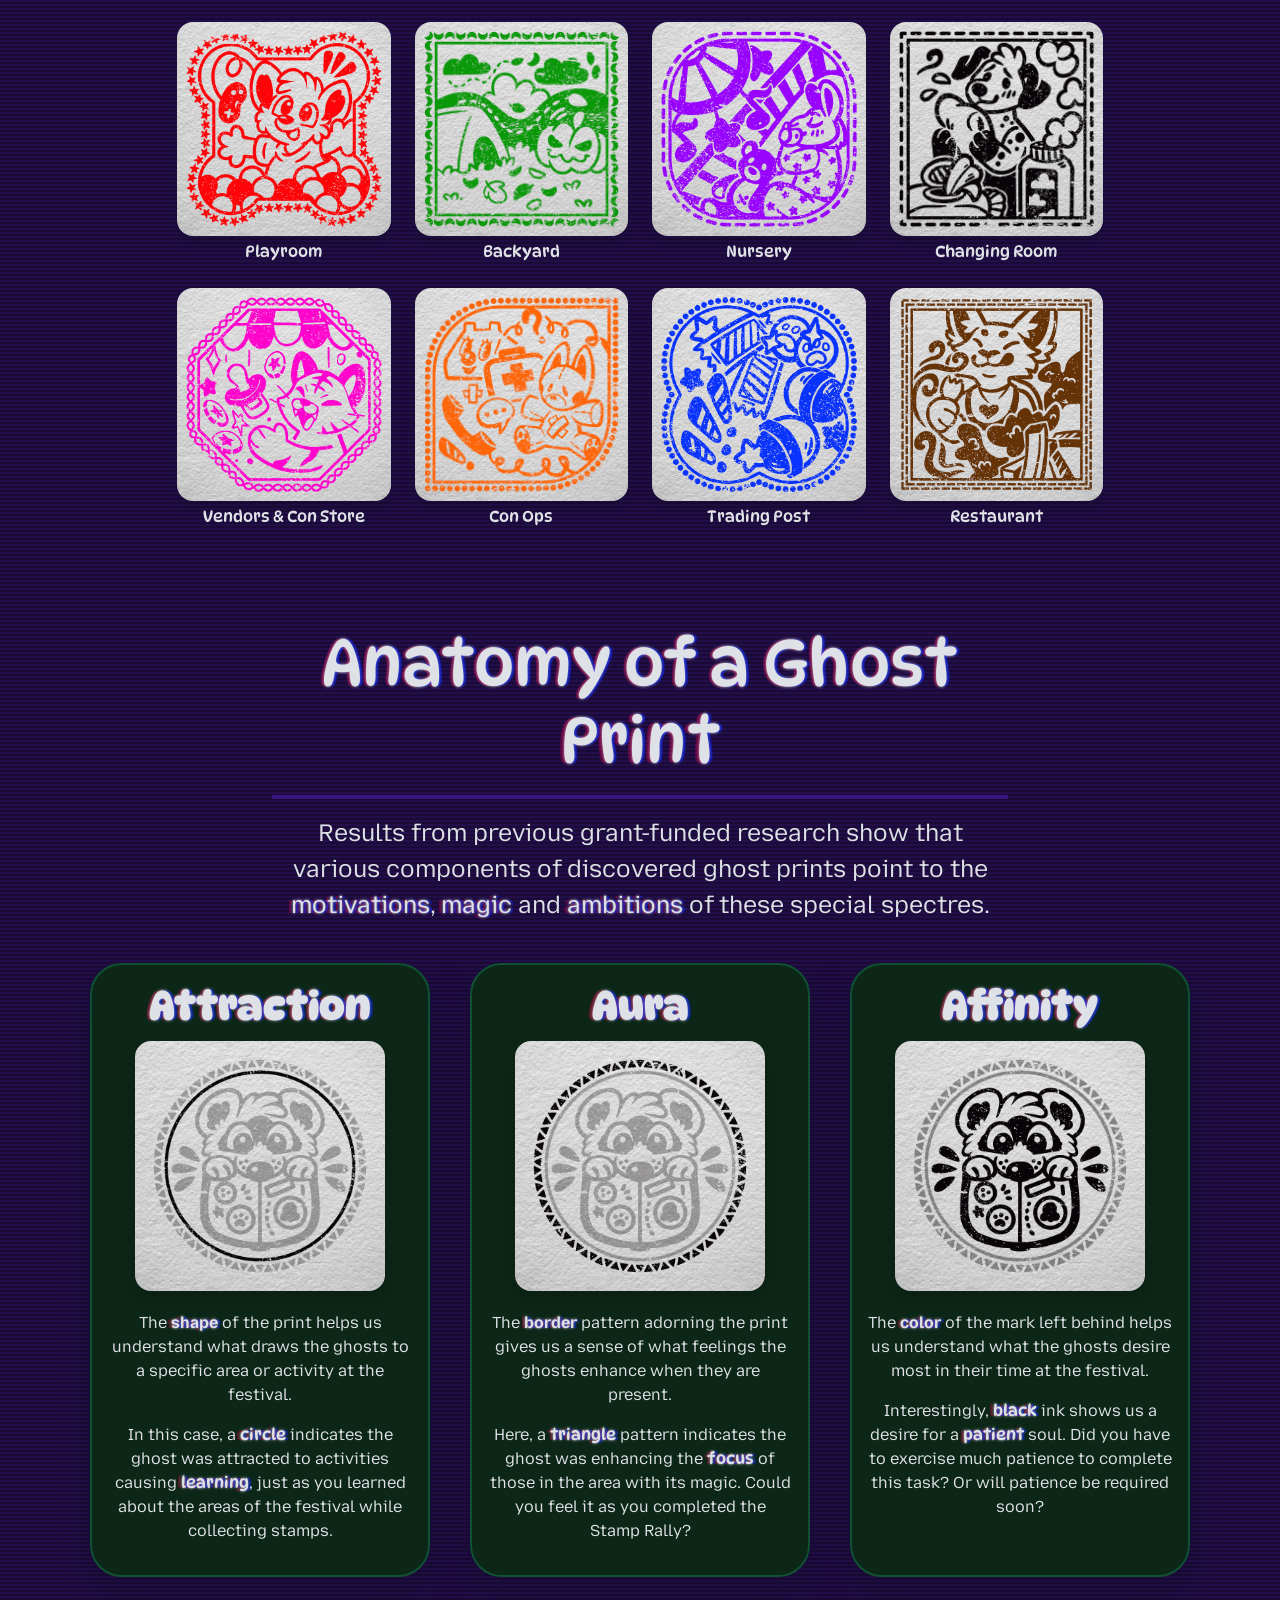
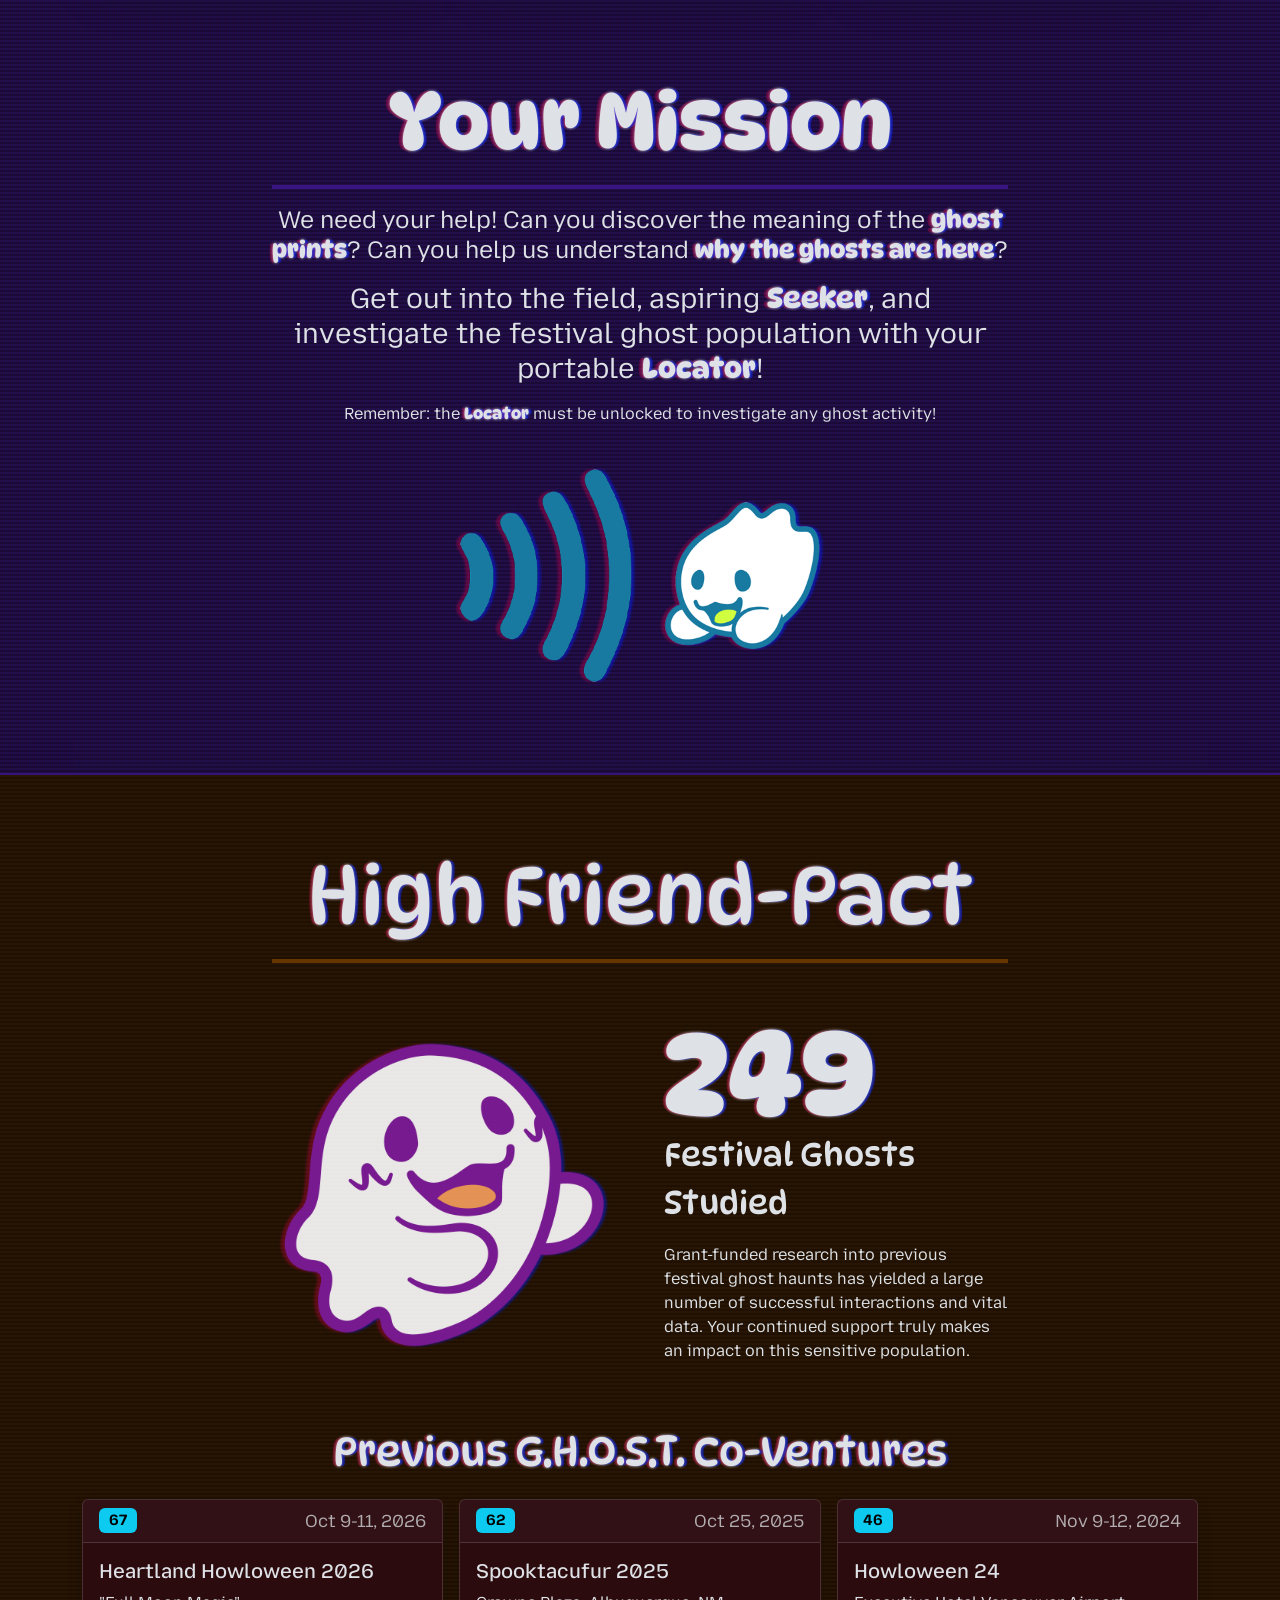
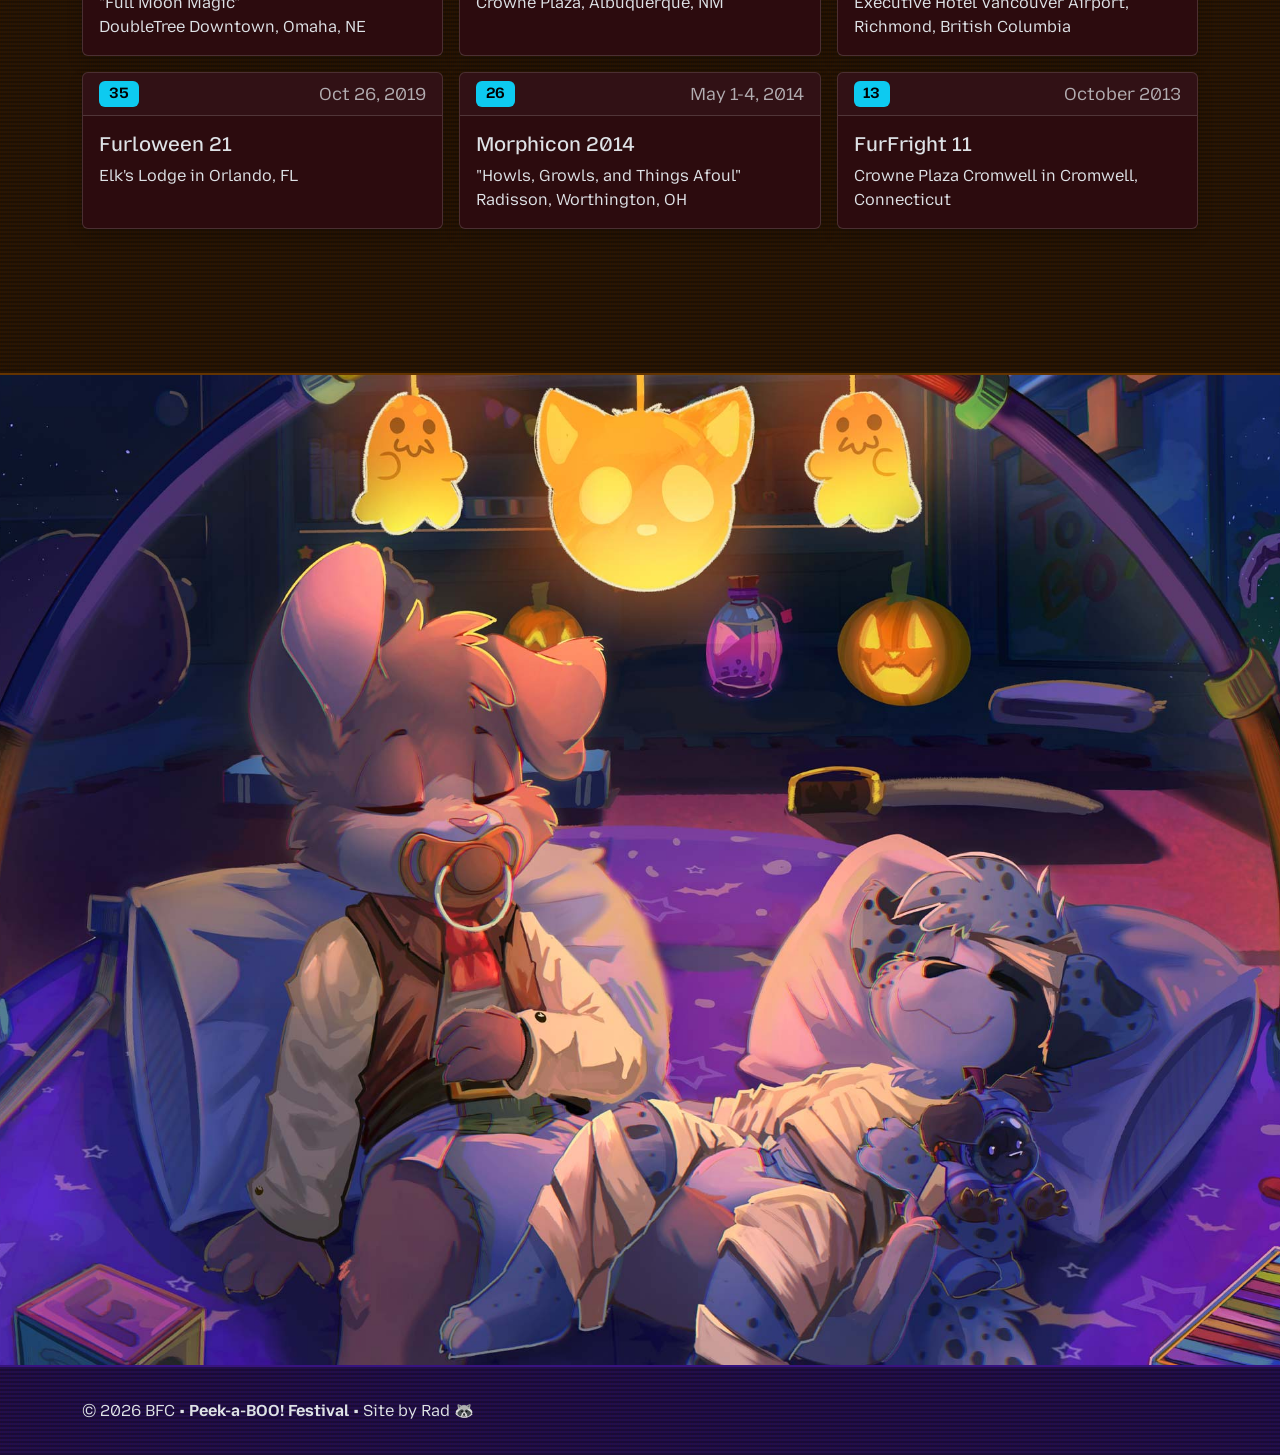
<file: guide/index.htm>
<!DOCTYPE html>
<!--
THERE ARE NO INTENDED HINTS IN CODE
PLEASE PARTICIPATE WITHOUT CHEATING
AND, WOW YOU ARE CUTE! NICE OUTFIT!
-->
<html lang="en" data-bs-theme="dark">

<head>
    <meta charset="utf-8">
    <meta http-equiv="X-UA-Compatible" content="IE=edge">
    <meta name="viewport" content="width=device-width, initial-scale=1, maximum-scale=1">
    <meta name="robots" content="noindex, nofollow">
    <meta property="og:title" content="Ghost Guide &bull; G.H.O.S.T.">
    <meta property="og:url" content="https://ghost.babyfurcon.com/guide/">
    <meta property="og:image" content="https://ghost.babyfurcon.com/assets/images/ghost1.png">
    <meta property="og:type" content="website">

    <title>Ghost Guide &bull; G.H.O.S.T.</title>
    <link href="../assets/packages/bootstrap.min.css" rel="stylesheet">
    <link href="../assets/style.css" rel="stylesheet">
    <link href="../assets/images/site-icon.png" rel="icon" sizes="192x192">
    <link href="../assets/images/site-icon-apple.png" rel="apple-touch-icon">
    <script src="../assets/packages/jquery.min.js"></script>
    <script src="../assets/packages/bootstrap.bundle.min.js"></script>
    <script src="../assets/packages/vue.min.js"></script>
    <script src="../assets/common.js"></script>
    <script src="../assets/ghosts.js"></script>
</head>

<body class="scanlines theme-purple">
    <header class="py-1 sticky-top shadow scanlines bg-primary-subtle border-bottom border-primary-subtle border-2">
        <div class="container">
            <nav class="navbar navbar-expand-md">
                <div class="container-fluid ghost-font ghost-glow">
                    <a class="navbar-brand fs-4 fw-bold text-wrap" href="../">
                        G.H.O.S.T.
                    </a>
                    <button class="navbar-toggler" type="button" data-bs-toggle="collapse" data-bs-target="#main-nav" aria-controls="main-nav" aria-expanded="false" aria-label="Toggle navigation">
                        <small>Navigation</small>
                    </button>
                    <div class="collapse navbar-collapse justify-content-end" id="main-nav">
                        <ul class="navbar-nav" id="main-nav-list">
                            <li class="nav-item">
                                <a href="../" class="nav-link">Home</a>
                            </li>
                            <li class="nav-item">
                                <a href="../notes/" class="nav-link">Field Notes</a>
                            </li>
                            <li class="nav-item d-none" id="secret-guide">
                                <a href="../guide/" class="nav-link">Guide</a>
                            </li>
                            <li class="nav-item d-none" id="secret-cards">
                                <a href="../cards/" class="nav-link">Postcards</a>
                            </li>
                            <li class="nav-item d-none" id="friendship">
                                <a href="../proof/" class="nav-link">Friendship Card</a>
                            </li>
                            <li class="nav-item d-none" id="ceremony">
                                <a href="../ceremony/" class="nav-link">Ceremony</a>
                            </li>
                        </ul>
                    </div>
                </div>
            </nav>
        </div>
    </header>
    <div id="ghostsGuide" class="py-5" style="border-bottom: 3px solid #381480;">
        <div class="container">
            <div class="row mb-5">
                <div class="col-md-7 mx-auto text-center">
                    <h2 class="display-2 ghost-font ghost-glow">Ghost Guide</h2>
                    <hr class="border border-2 opacity-100 border-purple">
                    <p class="fs-3 ghost-font lh-sm">
                        <span class="ghost-glow">Seeker</span>! Having troubles with the signs? No problem! We've brought the signs to you!
                    </p>
                    <p class="fs-5 lh-sm">
                        Click on any sign below to scan for the same ghosts as on the physical signs. They'll join your <span class="ghost-glow ghost-font">Locator</span> and help you just as much as anyone else.
                    </p>
                </div>
            </div>
            <div class="row row-cols-2 row-cols-sm-3 row-cols-md-4 row-cols-lg-5 row-cols-xxl-6 text-center g-2 g-sm-3 g-lg-3 justify-content-center mb-5">
                <div class="col" v-for="ghost in cluesData">
                    <div class="card h-100 bg-warning-subtle shadow-sm">
                        <a :href="`../ghost/index.htm?key=${ghost.key}`" target="_blank"><img :src="`../assets/signs/${ghost.slug}.jpg`" class="card-img-top shadow sign-thumb mb-3"></a>
                        <p class="py-1 px-3 lh-sm">
                            <a :href="`../ghost/index.htm?key=${ghost.key}`" target="_blank" class="link-light link-underline-opacity-0 link-underline-opacity-100-hover">{{ghost.sign}}</a>
                        </p>
                    </div>
                </div>
            </div>
        </div>
    </div>
    <section class="bg-dark shadow" id="footer"></section>
    <footer class="site-footer scanlines py-4 theme-purple border-top border-purple border-2">
        <div class="container">
            <p class="my-2">
                &copy; 2026 BFC &bull; <b>Peek-a-BOO! Festival</b> &bull; Site by Rad 🦝
            </p>
        </div>
    </footer>
    <script>
        if (!localStorage.getItem("guideEnabled"))
            window.location.href = '../';

        var app = new Vue({
            el: "#ghostsGuide",
            data: {
                search: '',
                ghostClues: ghostData
            },
            computed: {
                cluesData() {
                    return this.ghostClues
                        .sort((a, b) => (a.sign > b.sign) ? 1 : -1)
                }
            }
        });
    </script>
</body>

</html>
</file>
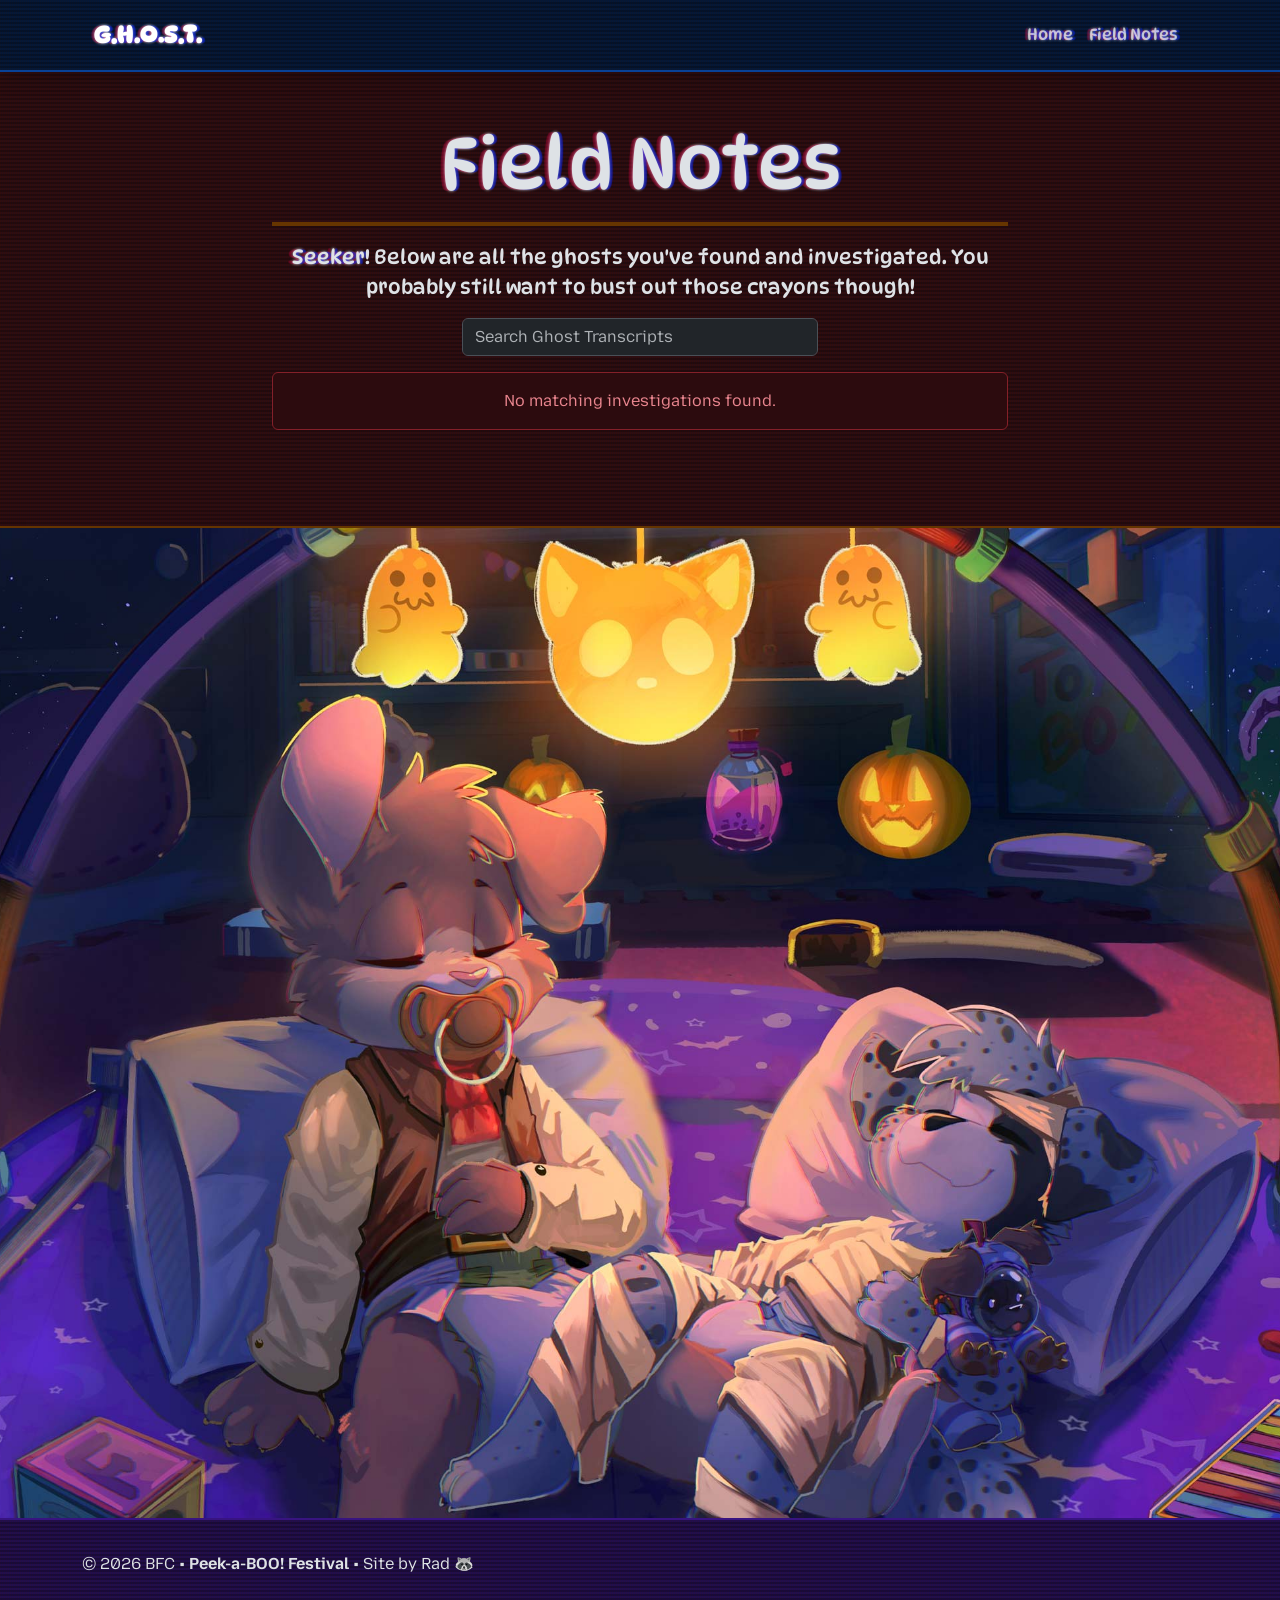
<file: notes/index.htm>
<!DOCTYPE html>
<!--
THERE ARE NO INTENDED HINTS IN CODE
PLEASE PARTICIPATE WITHOUT CHEATING
AND, WOW YOU ARE CUTE! NICE OUTFIT!
-->
<html lang="en" data-bs-theme="dark">

<head>
    <meta charset="utf-8">
    <meta http-equiv="X-UA-Compatible" content="IE=edge">
    <meta name="viewport" content="width=device-width, initial-scale=1, maximum-scale=1">
    <meta name="robots" content="noindex, nofollow">
    <meta property="og:title" content="Field Notes &bull; G.H.O.S.T.">
    <meta property="og:url" content="https://ghost.babyfurcon.com/notes/">
    <meta property="og:image" content="https://ghost.babyfurcon.com/assets/images/ghost1.png">
    <meta property="og:type" content="website">

    <title>Field Notes &bull; G.H.O.S.T.</title>
    <link href="../assets/packages/bootstrap.min.css" rel="stylesheet">
    <link href="../assets/style.css" rel="stylesheet">
    <link href="../assets/images/site-icon.png" rel="icon" sizes="192x192">
    <link href="../assets/images/site-icon-apple.png" rel="apple-touch-icon">
    <script src="../assets/packages/jquery.min.js"></script>
    <script src="../assets/packages/bootstrap.bundle.min.js"></script>
    <script src="../assets/packages/vue.min.js"></script>
    <script src="../assets/common.js"></script>
    <script src="../assets/ghosts.js"></script>
</head>

<body class="scanlines bg-danger-subtle">
    <header class="py-1 sticky-top shadow scanlines bg-primary-subtle border-bottom border-primary-subtle border-2">
        <div class="container">
            <nav class="navbar navbar-expand-md">
                <div class="container-fluid ghost-font ghost-glow">
                    <a class="navbar-brand fs-4 fw-bold text-wrap" href="../">
                        G.H.O.S.T.
                    </a>
                    <button class="navbar-toggler" type="button" data-bs-toggle="collapse" data-bs-target="#main-nav" aria-controls="main-nav" aria-expanded="false" aria-label="Toggle navigation">
                        <small>Navigation</small>
                    </button>
                    <div class="collapse navbar-collapse justify-content-end" id="main-nav">
                        <ul class="navbar-nav" id="main-nav-list">
                            <li class="nav-item">
                                <a href="../" class="nav-link">Home</a>
                            </li>
                            <li class="nav-item">
                                <a href="../notes/" class="nav-link">Field Notes</a>
                            </li>
                            <li class="nav-item d-none" id="secret-guide">
                                <a href="../guide/" class="nav-link">Guide</a>
                            </li>
                            <li class="nav-item d-none" id="secret-cards">
                                <a href="../cards/" class="nav-link">Postcards</a>
                            </li>
                            <li class="nav-item d-none" id="friendship">
                                <a href="../proof/" class="nav-link">Friendship Card</a>
                            </li>
                            <li class="nav-item d-none" id="ceremony">
                                <a href="../ceremony/" class="nav-link">Ceremony</a>
                            </li>
                        </ul>
                    </div>
                </div>
            </nav>
        </div>
    </header>
    <div id="ghostsGuide" class="py-5" style="border-bottom: 2px solid #663500;">
        <div class="container">
            <div class="row mb-4">
                <div class="col-sm-8 mx-auto text-center">
                    <h2 class="display-2 ghost-font ghost-glow">Field Notes</h2>
                    <hr class="border border-2 opacity-100 border-orange">
                    <p class="fs-5 ghost-font">
                        <span class="ghost-glow">Seeker</span>! Below are all the ghosts you've found and investigated. You probably still want to bust out those crayons though!
                    </p>
                    <div class="row justify-content-center mb-3">
                        <div class="col-md-6">
                            <input v-model="search" class="form-control" id="ghostSearch" placeholder="Search Ghost Transcripts">
                        </div>
                    </div>
                    <div class="alert alert-danger text-center" v-if="foundClues.length == 0">No matching investigations found.</div>
                </div>
            </div>
            <div class="row row-cols-1 row-cols-lg-2 row-cols-xxl-3 g-3 mb-4 justify-content-center">
                <div class="col" v-for="ghost in foundClues">
                    <div class="card h-100 bg-primary-subtle border-primary-subtle shadow">
                        <div class="row g-0">
                            <div class="col-4">
                                <div class="p-3">
                                    <img :src="`../assets/signs/${ghost.slug}.jpg`" class="img-fluid rounded-3 shadow-sm">
                                </div>
                            </div>
                            <div class="col-8">
                                <div class="py-3 pe-3">
                                    <h2 class="fs-4 card-title ghost-font">{{ghost.sign}}</h2>
                                    <p class="highlight lh-sm">"<span v-html="ghost.clue"></span>"</p>
                                </div>
                            </div>
                        </div>
                    </div>
                </div>
            </div>
        </div>
    </div>
    <section class="bg-dark shadow" id="footer"></section>
    <footer class="site-footer scanlines py-4 theme-purple border-top border-purple border-2">
        <div class="container">
            <p class="my-2">
                &copy; 2026 BFC &bull; <b>Peek-a-BOO! Festival</b> &bull; Site by Rad 🦝
            </p>
        </div>
    </footer>
    <script>
        var cluesFound = localStorage.getItem("cluesFound");
        var cluesFoundArray = JSON.parse(cluesFound);
        if (cluesFound == null) cluesFoundArray = [];
        var app = new Vue({
            el: "#ghostsGuide",
            data: { search: '', ghostClues: ghostData },
            computed: {
                foundClues() {
                    return cluesFoundArray.reverse()
                        .map(key => this.ghostClues.find(x => x.key == key))
                        .filter(x => x !== undefined)
                        .filter(x => {
                            return x.clue.toLowerCase().indexOf(this.search.toLowerCase()) > -1
                                || x.sign.toLowerCase().indexOf(this.search.toLowerCase()) > -1
                        });
                }
            }
        });
    </script>
</body>

</html>
</file>
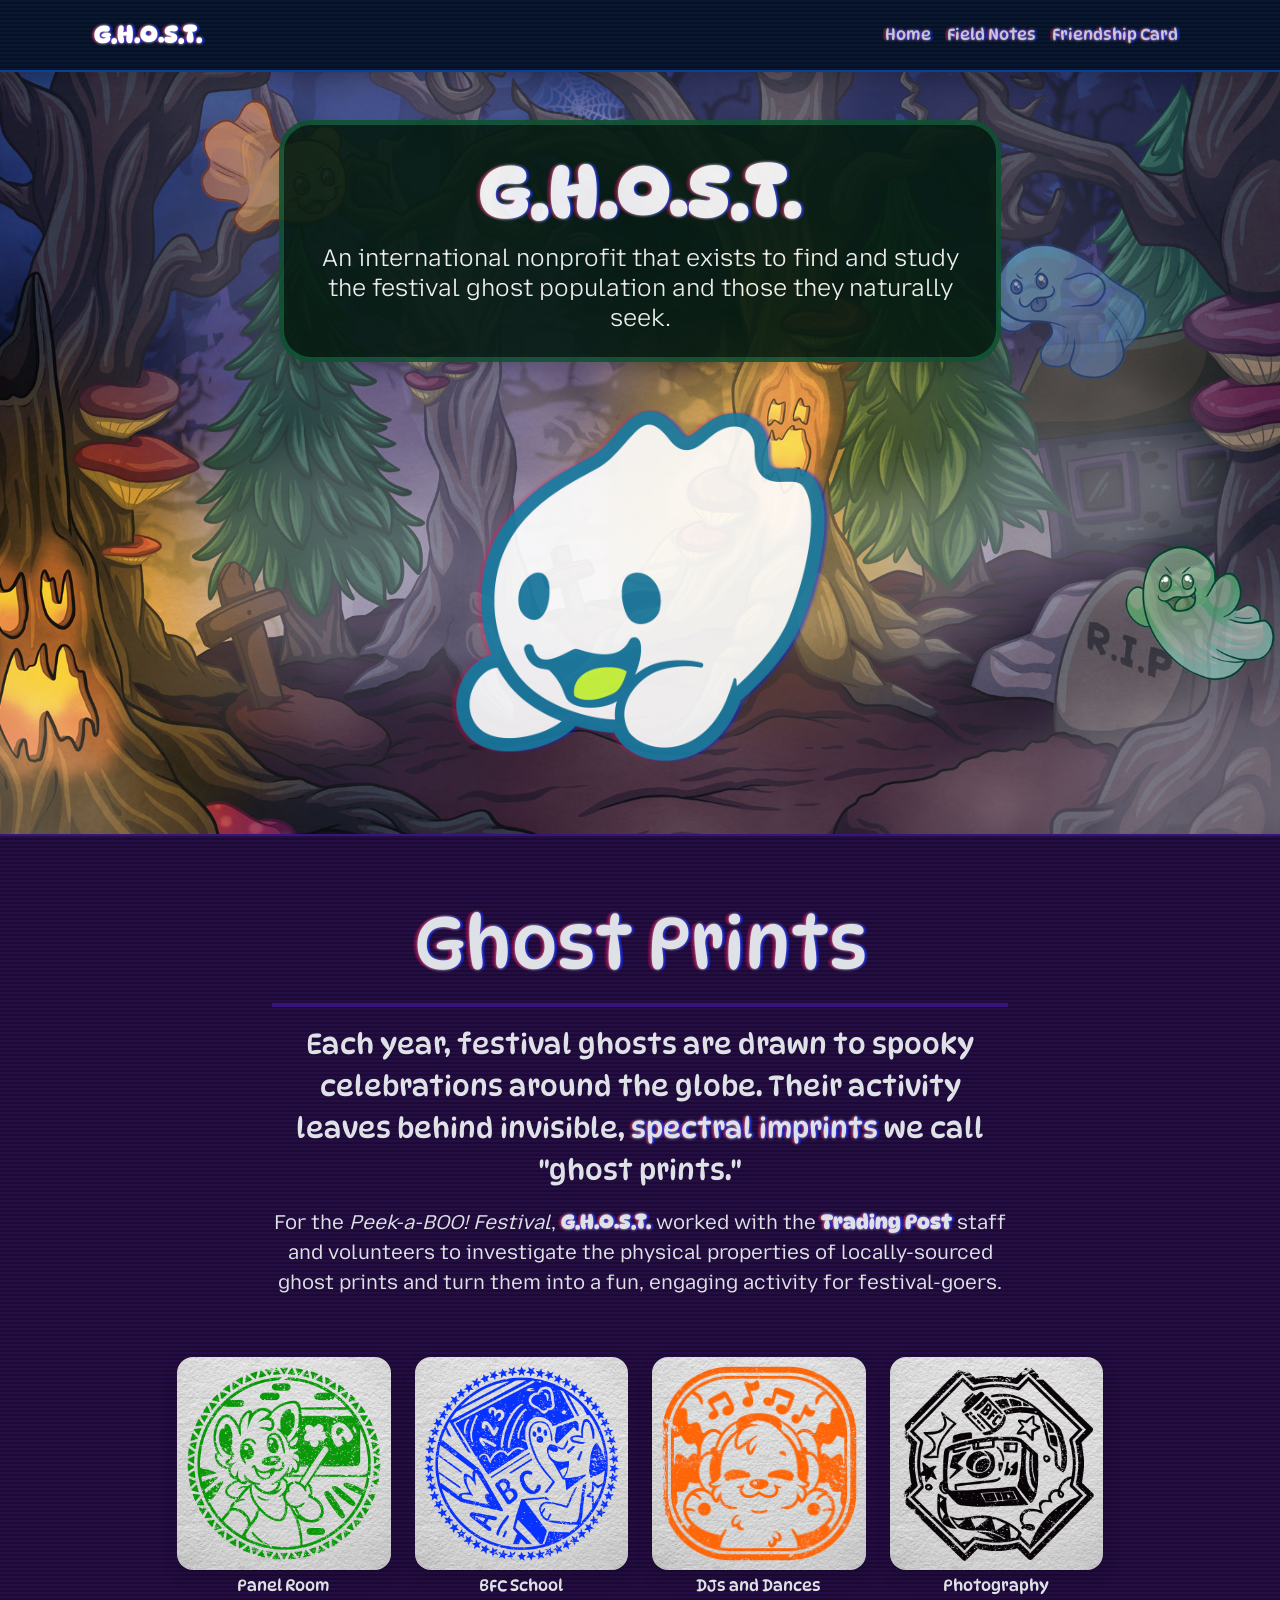
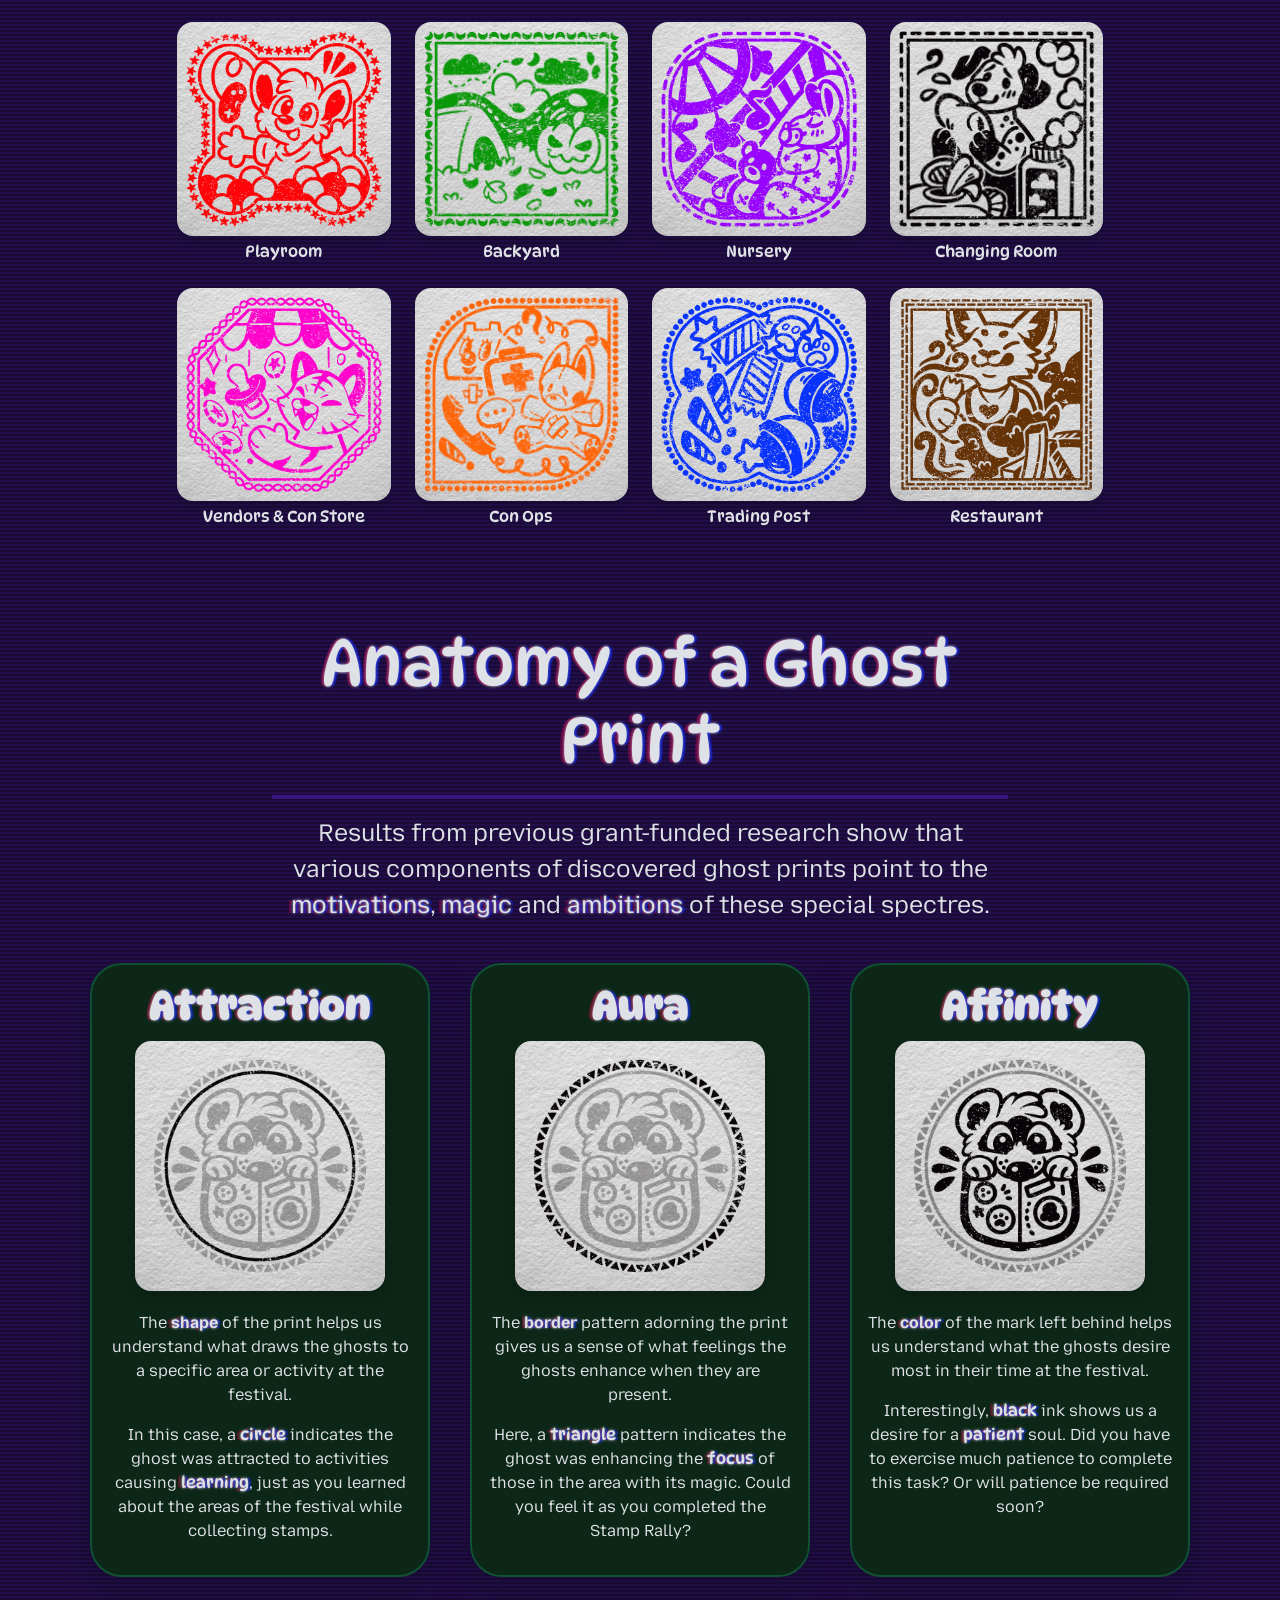
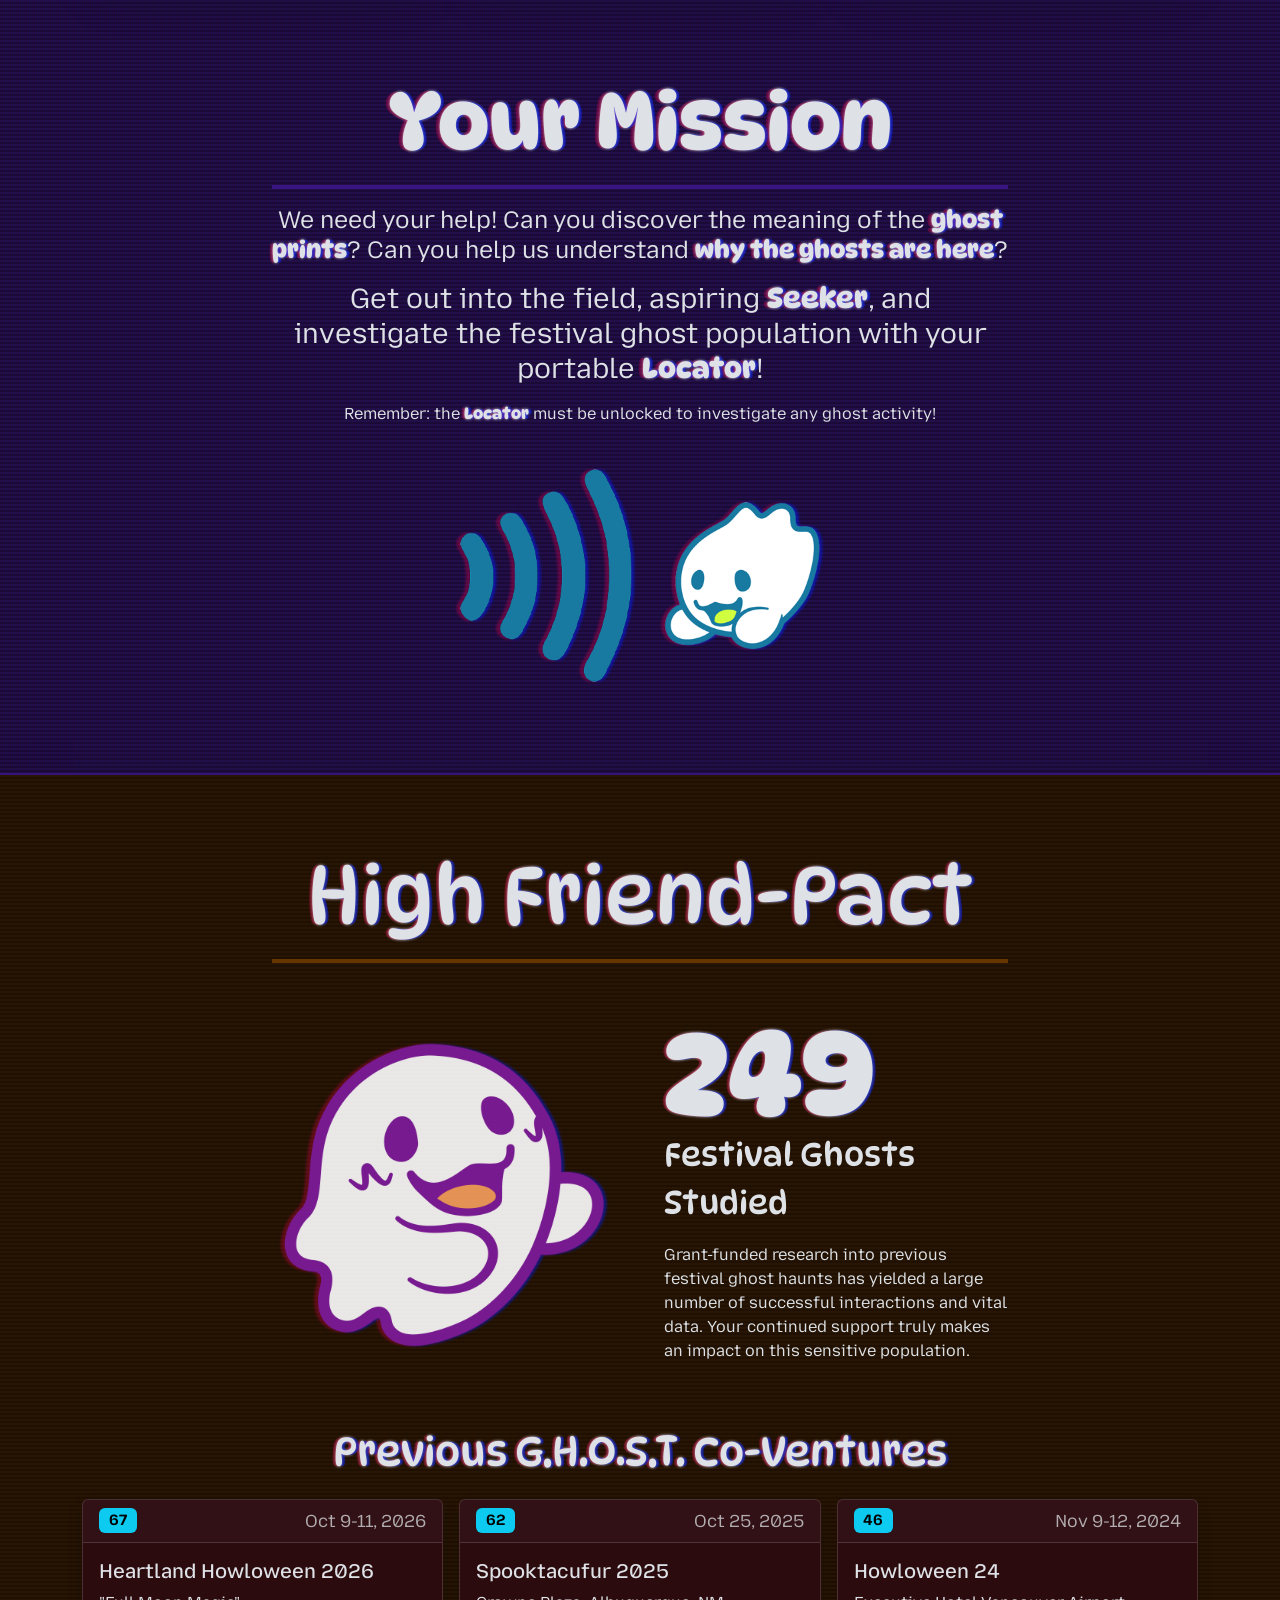
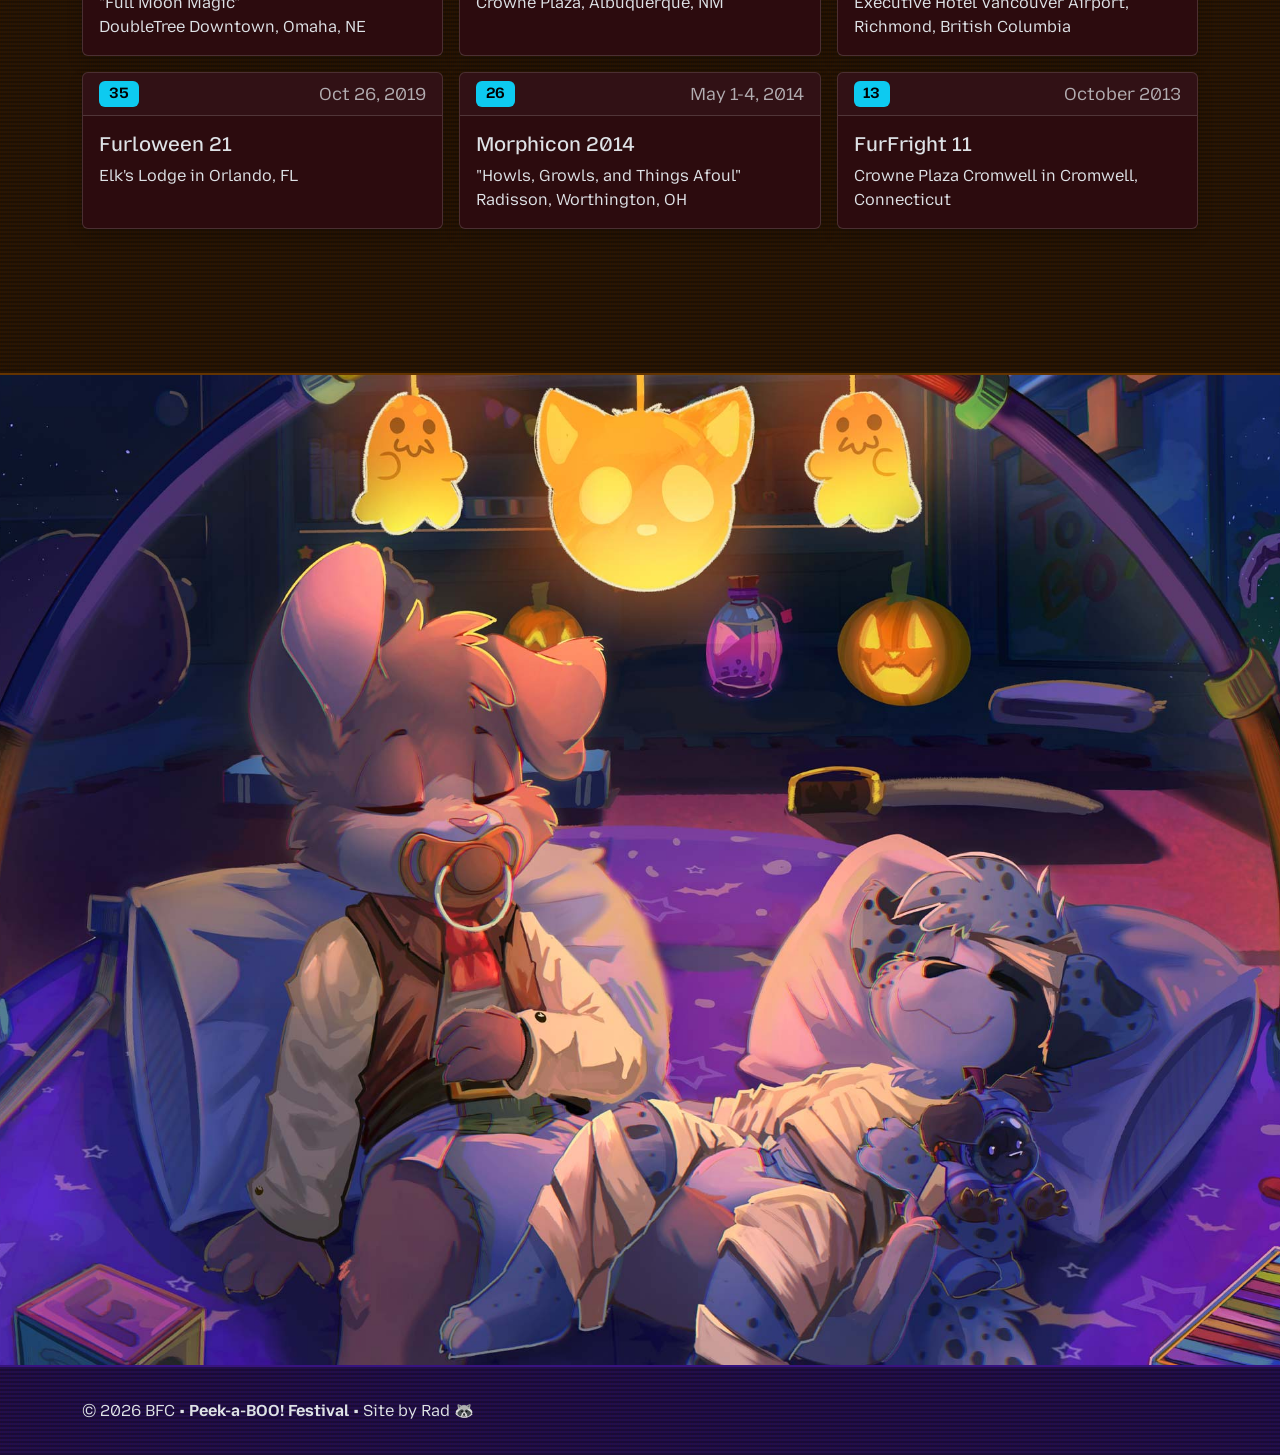
<file: proof/index.htm>
<!DOCTYPE html>
<!--
THERE ARE NO INTENDED HINTS IN CODE
PLEASE PARTICIPATE WITHOUT CHEATING
AND, WOW YOU ARE CUTE! NICE OUTFIT!
-->
<html lang="en" data-bs-theme="dark">

<head>
    <meta charset="utf-8">
    <meta http-equiv="X-UA-Compatible" content="IE=edge">
    <meta name="viewport" content="width=device-width, initial-scale=1, maximum-scale=1">
    <meta name="robots" content="noindex, nofollow">
    <meta property="og:title" content="Proof &bull; G.H.O.S.T.">
    <meta property="og:url" content="https://ghost.babyfurcon.com/bond/">
    <meta property="og:image" content="https://ghost.babyfurcon.com/assets/images/ghost1.png">
    <meta property="og:type" content="website">

    <title>Proof &bull; G.H.O.S.T.</title>
    <link href="../assets/packages/bootstrap.min.css" rel="stylesheet">
    <link href="../assets/style.css" rel="stylesheet">
    <link href="../assets/images/site-icon.png" rel="icon" sizes="192x192">
    <link href="../assets/images/site-icon-apple.png" rel="apple-touch-icon">
    <script src="../assets/packages/jquery.min.js"></script>
    <script src="../assets/packages/bootstrap.bundle.min.js"></script>
    <script src="../assets/common.js"></script>
    <script src="../assets/prints.js"></script>
</head>

<body class="scanlines bg-primary-subtle">
    <a href="#content" class="visually-hidden-focusable">Skip to Main Content</a>

    <header class="py-1 sticky-top shadow scanlines bg-primary-subtle border-bottom border-primary-subtle border-2 mb-3 d-none">
        <div class="container">
            <nav class="navbar navbar-expand-md">
                <div class="container-fluid ghost-font ghost-glow">
                    <a class="navbar-brand fs-4 fw-bold text-wrap" href="../">
                        G.H.O.S.T.
                    </a>
                    <button class="navbar-toggler" type="button" data-bs-toggle="collapse" data-bs-target="#main-nav" aria-controls="main-nav" aria-expanded="false" aria-label="Toggle navigation">
                        <small>Navigation</small>
                    </button>
                    <div class="collapse navbar-collapse justify-content-end" id="main-nav">
                        <ul class="navbar-nav" id="main-nav-list">
                            <li class="nav-item">
                                <a href="../" class="nav-link">Home</a>
                            </li>
                            <li class="nav-item">
                                <a href="../notes/" class="nav-link">Field Notes</a>
                            </li>
                            <li class="nav-item d-none" id="secret-guide">
                                <a href="../guide/" class="nav-link">Guide</a>
                            </li>
                            <li class="nav-item d-none" id="secret-cards">
                                <a href="../cards/" class="nav-link">Postcards</a>
                            </li>
                            <li class="nav-item d-none" id="friendship">
                                <a href="../proof/" class="nav-link">Friendship Card</a>
                            </li>
                            <li class="nav-item d-none" id="ceremony">
                                <a href="../ceremony/" class="nav-link">Ceremony</a>
                            </li>
                        </ul>
                    </div>
                </div>
            </nav>
        </div>
    </header>
    <div class="container py-3 text-center">
        <div class="row">
            <div class="col-sm-10 col-md-8 col-lg-6 col-xxl-4 mx-auto">
                <div class="card rounded-4 mb-1 d-none blur-in" id="cardFront">
                    <div class="card-header bg-transparent bg-blur-dark border-bottom-2 shadow-blur">
                        G.H.O.S.T. Friendship Card
                    </div>
                    <div class="card-body">
                        <div class="row g-3 mb-2">
                            <div class="col">
                                <img src="#" class="img-fluid rounded-circle p-2 shadow-blur bg-blur-icon mb-2" id="playerIcon" width="200">
                            </div>
                            <div class="col">
                                <img src="#" class="img-fluid rounded-circle p-2 bg-blur-icon shadow-blur mb-2" id="ghostIcon" width="200">
                            </div>
                        </div>
                        <div class="row g-3 mb-3">
                            <div class="col">
                                <div class="card rounded-3 h-100 bg-transparent bg-blur-dark shadow-blur border-2">
                                    <div class="fs-3 ghost-font" id="playerName"></div>
                                    <div class="mb-1" style="margin-top: -4px; font-size: 0.9em;">BFC Attendee</div>
                                </div>
                            </div>
                            <div class="col">
                                <div class="card rounded-3 h-100 bg-transparent bg-blur-dark shadow-blur border-2">
                                    <div class="fs-3 ghost-font" id="ghostName"></div>
                                    <div class="mb-1" style="margin-top: -4px; font-size: 0.9em;">Festival Ghost</div>
                                </div>
                            </div>
                        </div>
                        <div class="card rounded-3 bg-transparent bg-blur-dark shadow-blur border-2">
                            <div class="card-body">
                                <div class="row attributeText g-2">
                                    <div class="col">
                                        <p class="mb-1" id="playerAttr"></p>
                                    </div>
                                    <div class="col">
                                        <p class="mb-1">
                                            <b class="ghost-font ghost-glow">Attraction</b>
                                        </p>
                                    </div>
                                    <div class="col">
                                        <p class="mb-1" id="ghostAttr"></p>
                                    </div>
                                </div>
                                <div class="row attributeText g-2">
                                    <div class="col">
                                        <p class="mb-1" id="playerAura"></p>
                                    </div>
                                    <div class="col">
                                        <p class="mb-1">
                                            <b class="ghost-font ghost-glow">Aura</b>
                                        </p>
                                    </div>
                                    <div class="col">
                                        <p class="mb-1" id="ghostAura"></p>
                                    </div>
                                </div>
                                <div class="row attributeText g-2">
                                    <div class="col">
                                        <p class="mb-1" id="playerAffi"></p>
                                    </div>
                                    <div class="col">
                                        <p class="mb-1">
                                            <b class="ghost-font ghost-glow">Affinity</b>
                                        </p>
                                    </div>
                                    <div class="col">
                                        <p class="mb-1" id="ghostAffi"></p>
                                    </div>
                                </div>
                            </div>
                        </div>
                    </div>
                    <div class="card-footer bg-transparent bg-blur-dark border-top-2">
                        Babyfur Con 2026 &bull; Peek-a-BOO! Festival
                    </div>
                </div>
            </div>
        </div>
        <p id="applyButton" class="text-center mt-3 d-none blur-in">
            <a href="../apply/" class="btn btn-lg btn-primary shadow mx-2">Apply To G.H.O.S.T.</a>
        </p>
        <button id="editCard" class="btn btn-sm my-2 btn-info bg-info-subtle text-info d-none blur-in">Edit Card</button>
    </div>
    <div id="editCardModal" class="modal fade" tabindex="-1">
        <div class="modal-dialog modal-dialog-centered modal-lg">
            <div class="modal-content">
                <div class="modal-header bg-dark-subtle">
                    <div class="modal-title">Edit Card Information</div>
                    <button type="button" class="btn-close" data-bs-dismiss="modal" aria-label="Close"></button>
                </div>
                <div class="modal-body bg-primary-subtle scanlines">
                    <div class="row row-cols-2 row-cols-md-3 g-3 mb-3 justify-content-center">
                        <div class="col">
                            <label for="editPlayerName">Your Name</label>
                            <input id="editPlayerName" class="form-control shadow">
                        </div>
                        <div class="col">
                            <label for="editGhostName">Ghost Name</label>
                            <input id="editGhostName" class="form-control shadow">
                        </div>
                        <div class="col">
                            <label for="editBskyHandle">Your BlueSky</label>
                            <input type="text" class="form-control shadow" id="editBskyHandle" placeholder="username.bsky.social">
                        </div>
                        <div class="col">
                            <label for="editPlayerAttr">Your Attraction</label>
                            <select class="form-control shadow" id="qual1">
                                <option>Aid</option>
                                <option>Cameras</option>
                                <option>Laughter</option>
                                <option>Learning</option>
                                <option>Music</option>
                                <option>Scents</option>
                                <option>Shopping</option>
                                <option>Surprise</option>
                            </select>
                        </div>
                        <div class="col">
                            <label for="editPlayerAura">Your Aura</label>
                            <select class="form-control shadow" id="qual2">
                                <option>Ambition</option>
                                <option>Clarity</option>
                                <option>Comfort</option>
                                <option>Confidence</option>
                                <option>Curiosity</option>
                                <option>Focus</option>
                                <option>Gratitude</option>
                                <option>Hope</option>
                                <option>Imagination</option>
                                <option>Purpose</option>
                                <option>Satisfaction</option>
                            </select>
                        </div>
                        <div class="col">
                            <label for="editPlayerAffi">Your Affinity</label>
                            <select class="form-control shadow" id="qual3">
                                <option>Adventurous</option>
                                <option>Brave</option>
                                <option>Creative</option>
                                <option>Generous</option>
                                <option>Humble</option>
                                <option>Kind</option>
                                <option>Patient</option>
                                <option>Practical</option>
                                <option>Silly</option>
                                <option>Spontaneous</option>
                            </select>
                        </div>
                        <div class="col">
                            <label for="editCardTheme">Card Theme</label>
                            <select class="form-control shadow" id="editCardTheme">
                                <option value="harvest">Fall Weather</option>
                                <option value="festival">Festival Days</option>
                                <option value="tot">Trick-or-Treat</option>
                                <option value="festivalnight">Party Nights</option>
                                <option value="night">Ghosts!</option>
                                <option value="spooky">Spookiness</option>
                            </select>
                        </div>
                    </div>
                </div>
                <div class="modal-footer">
                    <button id="editCardButton" class="btn btn-primary shadow">Edit Card</button>
                </div>
            </div>
        </div>
    </div>
    </div>

    <script>
        $(function () {
            var friendKey = localStorage.getItem("newFriend");
            if (friendKey == null) window.location.href = '../';
            friend = ghostFriends.find(x => x.key == friendKey);
            if (friend == null) window.location.href = '../';
            localStorage.setItem("cardReceived", true);

            var playerName = localStorage.getItem("preferredName");
            var playerIcon = localStorage.getItem("avatarUrl");
            var playerBsky = localStorage.getItem("bskyHandle");
            var playerAttr = localStorage.getItem("playerAttr");
            var playerAura = localStorage.getItem("playerAura");
            var playerAffi = localStorage.getItem("playerAffi");
            var cardTheme = localStorage.getItem("cardTheme");
            var ghostName = localStorage.getItem("newFriendName");
            var ghostIcon = friend.ghost;
            var ghostAttr = friend.attr;
            var ghostAura = friend.aura;
            var ghostAffi = friend.affi;
            var ghostPrint = friend.print;

            if (playerIcon == null) playerIcon = '../assets/ghosts/ghost1.png';
            if (ghostName == null || ghostName == undefined) ghostName = 'Ghost';
            if (cardTheme == null || cardTheme == undefined) {
                cardTheme = 'tot';
            }
            $("#cardFront").addClass(`bg-${cardTheme}`);
            $("#playerIcon").attr("src", playerIcon);
            $("#ghostIcon").attr("src", `../assets/ghosts/${ghostIcon}`);
            $("#playerName").html(playerName);
            $("#ghostName").html(ghostName);
            $("#playerAttr").html(playerAttr);
            $("#playerAura").html(playerAura);
            $("#playerAffi").html(playerAffi);
            $("#ghostAttr").html(ghostAttr);
            $("#ghostAura").html(ghostAura);
            $("#ghostAffi").html(ghostAffi);
            $("#editPlayerName").val(playerName);
            $("#editBskyHandle").val(playerBsky);
            $("#qual1").val(playerAttr);
            $("#qual2").val(playerAura);
            $("#qual3").val(playerAffi);
            $("#editGhostName").val(ghostName);
            $("#editCardTheme").val(cardTheme);

            if (localStorage.getItem("appliedToGHOST") != null) {
                $("header").removeClass("d-none");
                $("#cardFront").removeClass("blur-in").removeClass("d-none");
                $("#editCard").removeClass("blur-in").removeClass("d-none");
            }
            else {
                setTimeout(() => { $("#applyButton").removeClass("d-none"); }, 1500);
                $("#cardFront").removeClass("d-none");
                setTimeout(() => { $("#editCard").removeClass("d-none"); }, 2000);
            }

            $("#editCard").on("click", function () {
                const editCardModal = new bootstrap.Modal("#editCardModal");
                editCardModal.show();
            });

            $("#editCardButton").on("click", function () {
                var editedPlayerName = $("#editPlayerName").val();
                var editBskyHandle = $("#editBskyHandle").val();
                var editedPlayerAttr = $("#qual1").val();
                var editedPlayerAura = $("#qual2").val();
                var editedPlayerAffi = $("#qual3").val();
                var editedGhostName = $("#editGhostName").val();
                var editCardTheme = $("#editCardTheme").val();

                if (editedPlayerName != "") localStorage.setItem("preferredName", editedPlayerName);
                if (editedGhostName != "") localStorage.setItem("newFriendName", editedGhostName);
                if (editedPlayerAttr != "") localStorage.setItem("playerAttr", editedPlayerAttr);
                if (editedPlayerAura != "") localStorage.setItem("playerAura", editedPlayerAura);
                if (editedPlayerAffi != "") localStorage.setItem("playerAffi", editedPlayerAffi);
                if (editBskyHandle != "" && editBskyHandle.indexOf(".") < 0) {
                    editBskyHandle = editBskyHandle + '.bsky.social';
                }
                localStorage.setItem("bskyHandle", editBskyHandle);
                localStorage.setItem("cardTheme", editCardTheme);
                storeBskyData(editBskyHandle);

                setTimeout(() => {
                    window.location.reload();
                }, 500);
            });
        })
    </script>
</body>

</html>
</file>
<file: assets/style.css>
@import url('https://fonts.googleapis.com/css2?family=DynaPuff:wght@400..700&family=Mozilla+Text:wght@200..700&display=swap');

/* basic stuff */

body {
  background-color: black;
  font-family: "Mozilla Text", sans-serif;
}

#hero {
  background-size: cover;
  background-position: 50% 50%;
  background-image: url(images/hero.jpg);
}

#footer {
  height: 110vh;
  background-image: url(images/footer.jpg);
  background-size: cover;
  background-position: 50% 0%;
}

@media (max-width: 992px) {
  #footer {
    height: 75vh;
  }
}

@media (max-width: 576px) {
  #footer {
    height: 50vh;
  }
}

/* cool stuff */

.scanlines {
  background: linear-gradient(rgba(18, 16, 16, 0) 50%, rgba(0, 0, 0, 0.25) 50%), linear-gradient(90deg, rgba(255, 0, 0, 0.06), rgba(0, 255, 0, 0.02), rgba(0, 0, 255, 0.06));
  background-size: auto, auto;
  background-size: 100% 4px, 2px 100%;
}

.ghost-glow, .highlight b {
  text-shadow: 3.4px 0 1px rgba(0, 30, 255, 0.5), -3.4px 0 1px rgba(255, 0, 80, 0.3), 0 0 3px;
}

.scanlines-image {
  filter: drop-shadow(3.4px 0 1px rgba(0, 30, 255, 0.5)) drop-shadow(-3.4px 0 1px rgba(255, 0, 80, 0.3));
}

/* color stuff */

#ghostMessage, .ghost-font {
  font-family: "DynaPuff", system-ui;
  font-weight: 400;
  font-style: normal;
}

.text-bfc-blue {
  color: #00c4ee;
}

.text-bfc-teal {
  color: #16b9ac;
}

.text-bfc-orange {
  color: #fea92b;
}

.text-bfc-pink {
  color: #dc4583;
}

.theme-green {
  background-color: #0c2617;
}

.theme-orange {
  background-color: #261400;
}

.border-orange {
  border-color: #663500 !important;
}

.theme-purple {
  background-color: #200c49;
}

.border-purple {
  border-color: #381480 !important;
}

/* animation stuff */

.spin {
  animation: spin 1.5s ease-in-out;
}

@keyframes spin {
  from {
    transform: rotate(0deg);
  }

  to {
    transform: rotate(360deg);
  }
}

.bounce {
  animation: bounce 1.25s ease-in-out;
}

@keyframes bounce {
  0% {
    transform: translateY(0%);
  }

  17% {
    transform: translateY(10%);
  }

  33% {
    transform: translateY(0%);
  }

  50% {
    transform: translateY(10%);
  }

  66% {
    transform: translateY(0%);
  }

  83% {
    transform: translateY(10%);
  }

  100% {
    transform: translateY(0%);
  }
}

.sway {
  animation: sway 4s ease-in-out alternate;
  animation-iteration-count: infinite;
  opacity: 0.9;
}

@keyframes sway {
  0% {
    transform: rotate(4deg);
  }

  100% {
    transform: rotate(-4deg);
  }
}

.booped {
  animation: booped 0.25s forwards;
}

@keyframes booped {
  0% {
    transform: scale(1);
  }

  50% {
    transform: scale(1.025);
  }

  100% {
    transform: scale(1);
  }
}

.blur-in {
  animation: blurIn 2.5s ease-in-out;
}

@keyframes blurIn {
  from {
    opacity: 0;
    filter: blur(15px);
    transform: translate(0, 10%);
  }

  to {
    opacity: 1;
    filter: blur(0px);
    transform: translate(0, 0);
  }
}

/* specific stuff */

.sign-thumb {
  width: 100%;
  height: 250px;
  object-fit: cover;
  object-position: top;
}

@media (max-width: 992px) {
  .sign-thumb {
    height: 200px;
  }
}

.art-postcard:hover {
  z-index: 1000;
}

.card-hover:hover {
  transform: scale(1.1);
  transition: transform .1s ease-out;
  cursor: grab;
}

.card-swap {
  transform: scale(1.1);
  transition: transform .1s ease-out;
  cursor: grabbing;
}

.square-image {
  position: relative;
  overflow: hidden;
  padding-bottom: 100%;
}

.square-image img {
  position: absolute;
  max-width: 100%;
  max-height: 100%;
  top: 50%;
  left: 50%;
  transform: translateX(-50%) translateY(-50%);
}

.paper {
  background-color: #ccc;
  background-image: url(images/paper-texture.jpg);
  background-size: cover;
  background-position: 50% 50%;
}

.tapper {
  touch-action: manipulation;
}

.bg-spooky {
  background-color: #333;
  background-image: url(proof/bg-spooky.jpg);
  background-size: cover;
  background-position: 50% 50%;
  border: solid 10px #2a1480 !important;
}

.bg-harvest {
  background-color: #333;
  background-image: url(proof/bg-harvest.jpg);
  background-size: cover;
  background-position: 50% 50%;
  border: solid 10px #bb7d2b !important;
}

.bg-tot {
  background-color: #333;
  background-image: url(proof/bg-tot.jpg);
  background-size: cover;
  background-position: 50% 50%;
  border: solid 10px #793a9d !important;
}

.bg-festival {
  background-color: #333;
  background-image: url(proof/bg-festival.jpg);
  background-size: cover;
  background-position: 50% 50%;
  border: solid 10px #269ec9 !important;
}

.bg-festivalnight {
  background-color: #333;
  background-image: url(proof/bg-festivalnight.jpg);
  background-size: cover;
  background-position: 50% 50%;
  border: solid 10px #9d3a49 !important;
}

.bg-night {
  background-color: #333;
  background-image: url(proof/bg-night.jpg);
  background-size: cover;
  background-position: 50% 50%;
  border: solid 10px #104f29 !important;
}

.border-glass {
  border-color: rgba(255, 255, 255, 0.15) !important;
}

#friendshipCert {
  box-shadow: 0 4px 20px 3px #000;
}

#cardFront .card-header {
  font-weight: 800;
}

#cardFront .card-footer {
  font-size: 0.667em;
}

#playerName, #ghostName {
  letter-spacing: -2px;
}

.attributeText {
  font-size: 0.9em;
  font-weight: 600;
}

.bg-blur {
  backdrop-filter: blur(10px) brightness(55%);
}

.bg-blur-icon {
  backdrop-filter: blur(5px) brightness(50%);
}

.bg-blur-dark {
  backdrop-filter: blur(8px) brightness(33%);
}

.shadow-blur {
  box-shadow: 0 2px 4px rgba(0, 0, 0, 0.25);
}

/* coloring alternating <b>, <strong> */

.bold-colors b:nth-child(3n+0) {
  color: #00c4ee;
}

.bold-colors b:nth-child(3n-1) {
  color: #16b9ac;
}

.bold-colors b:nth-child(3n-2) {
  color: #dc4583;
}

select.form-control {
  appearance: menulist;
}
</file>
